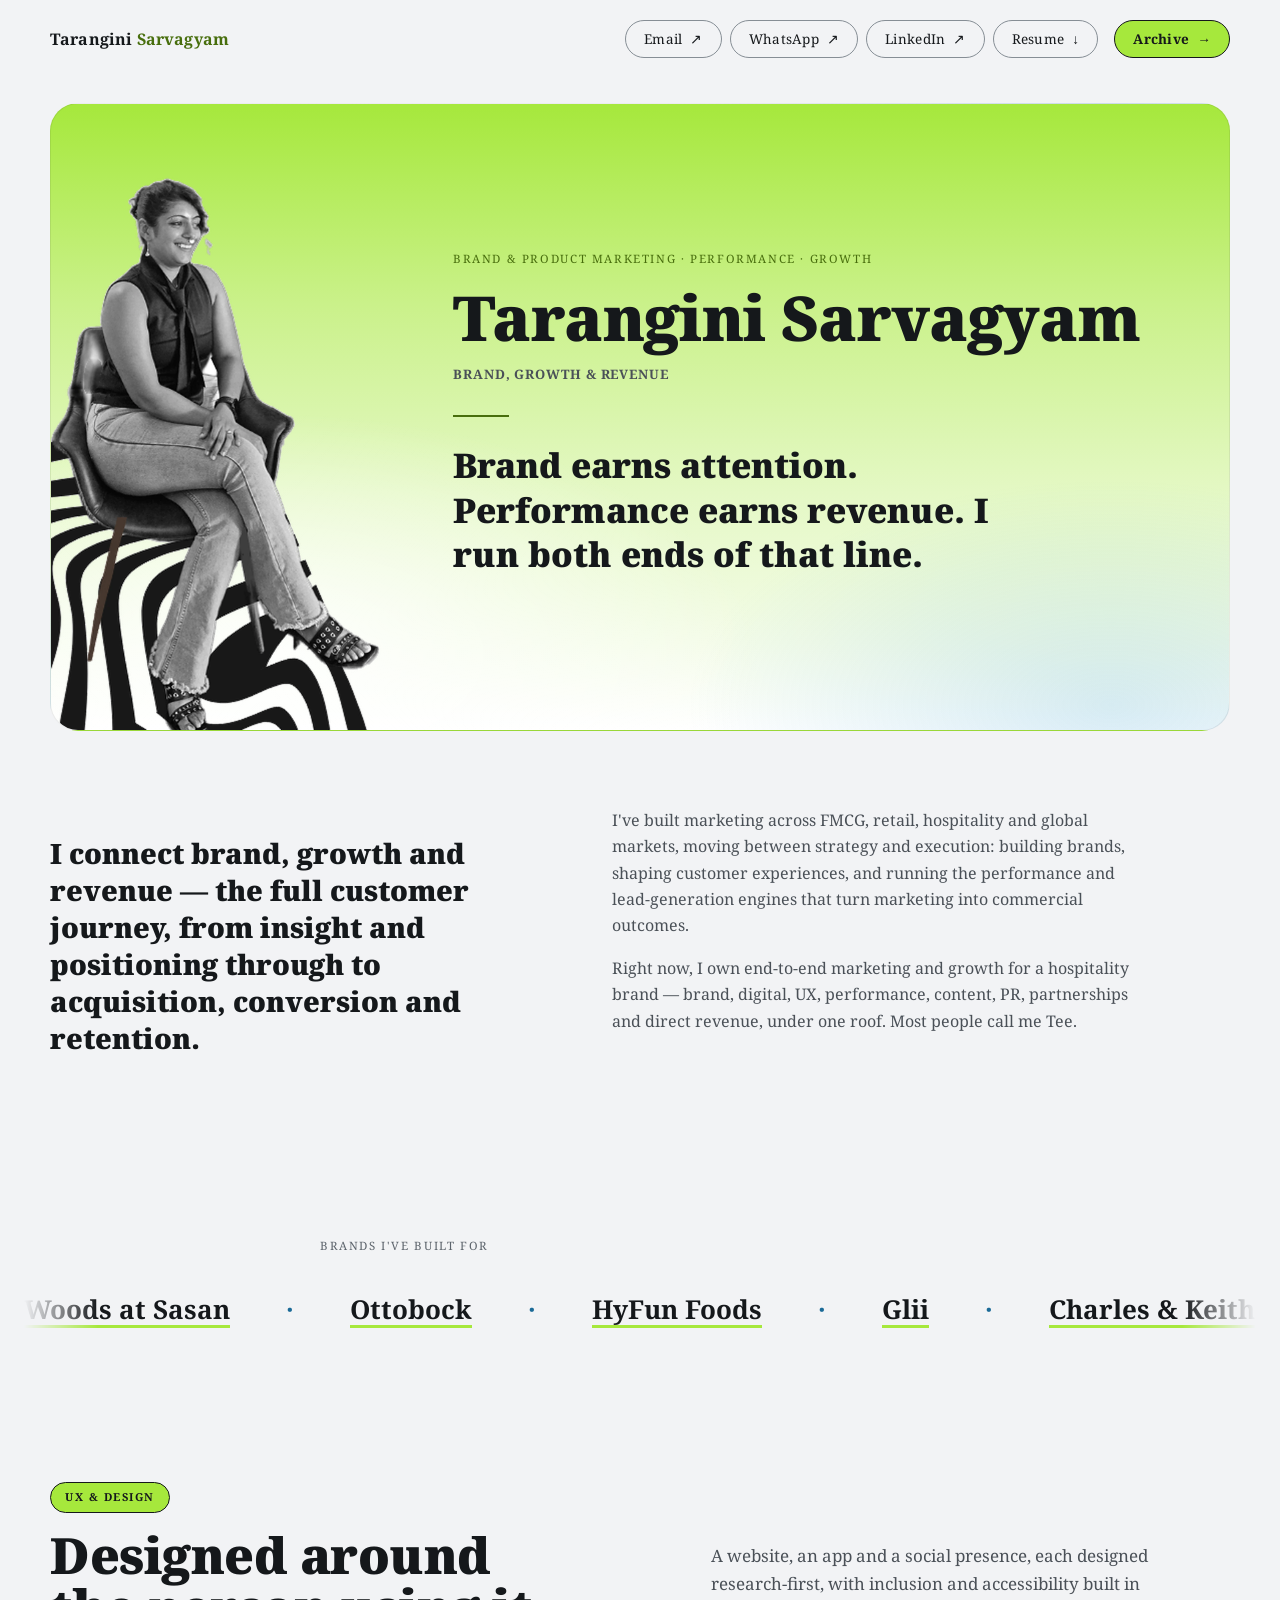
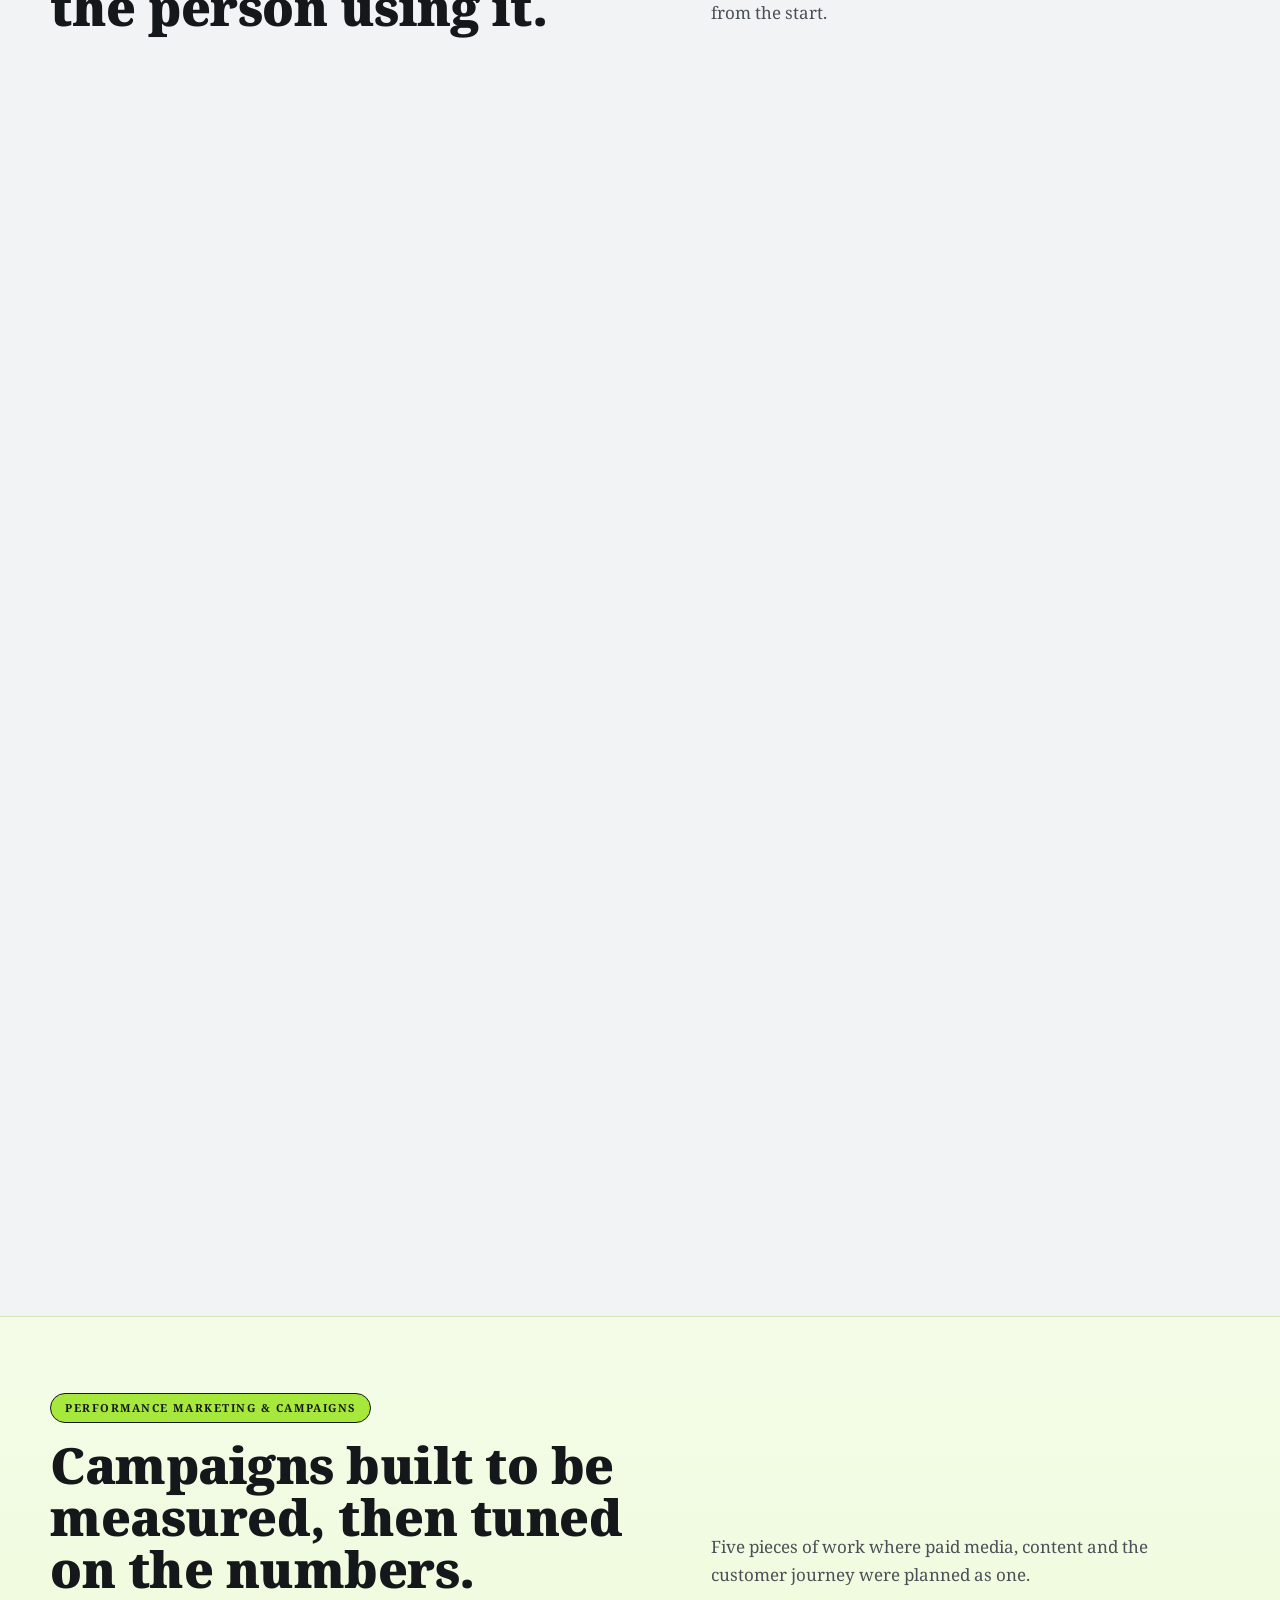
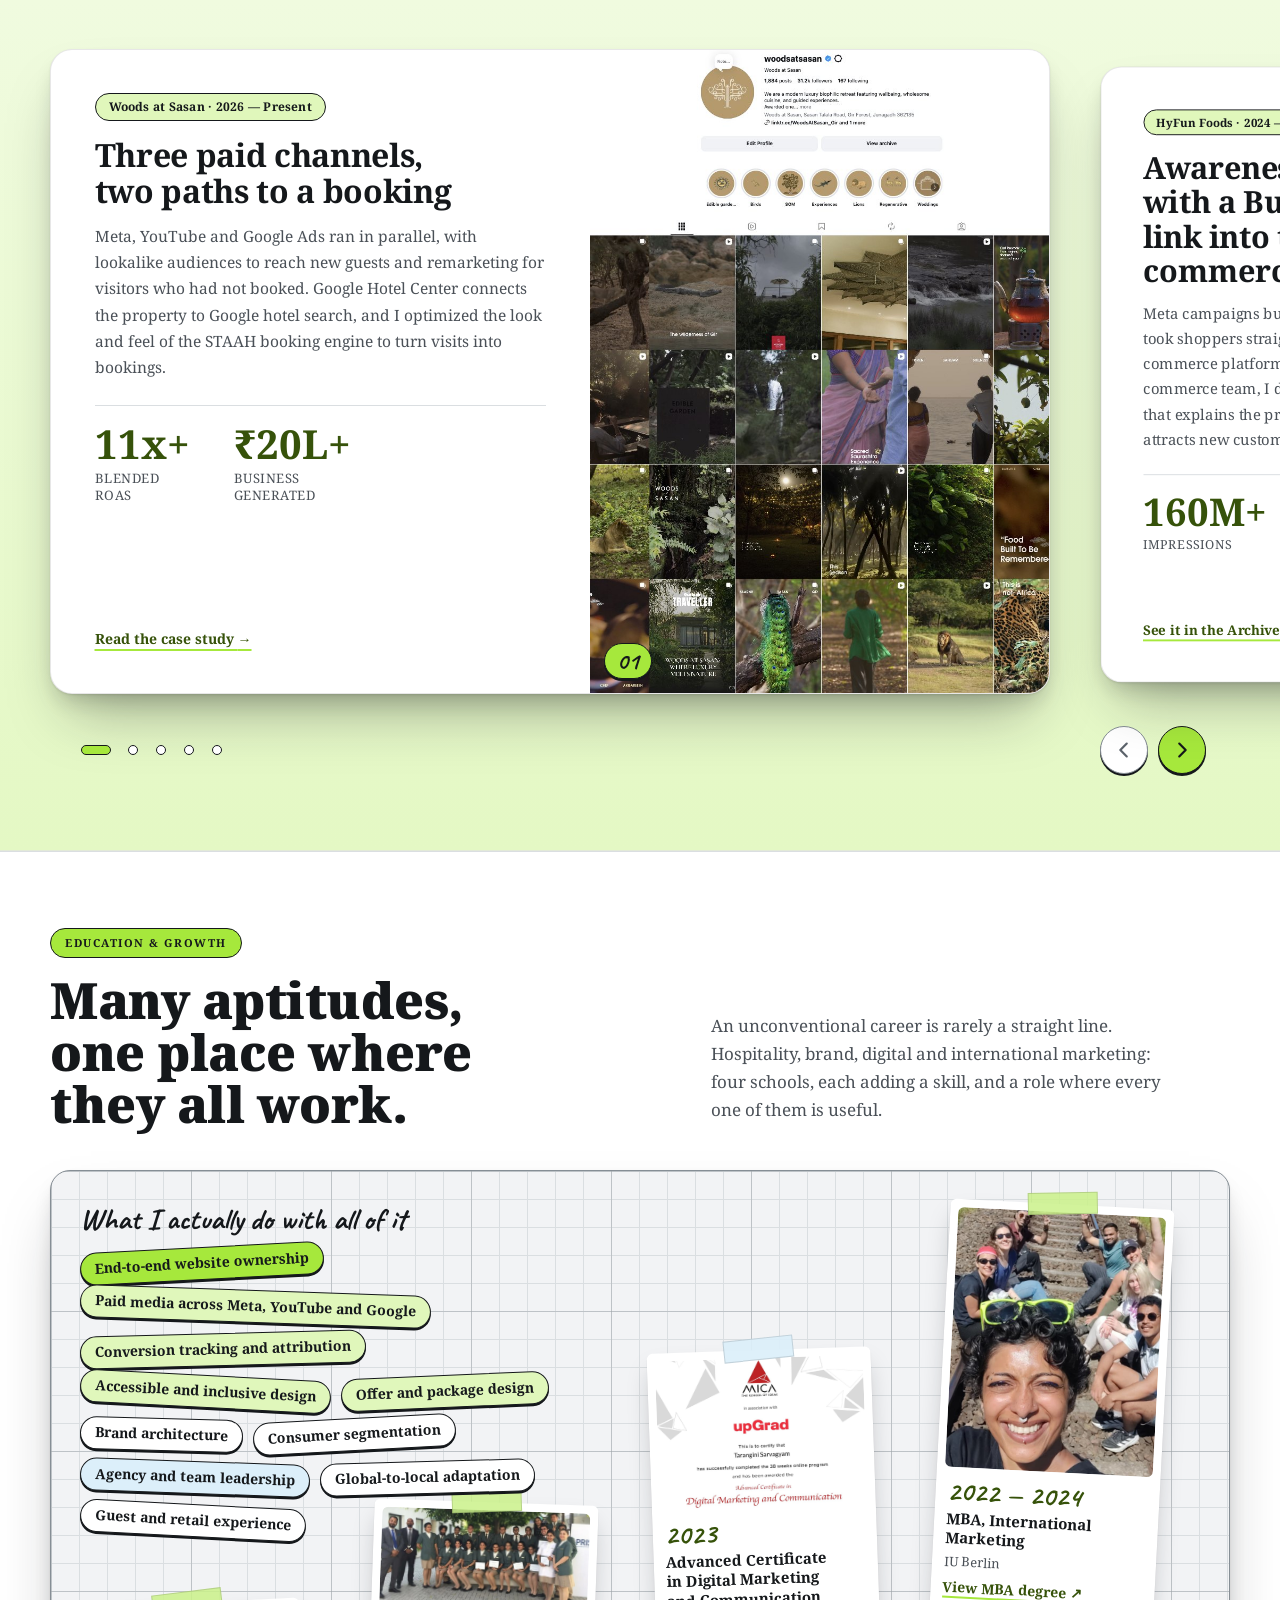
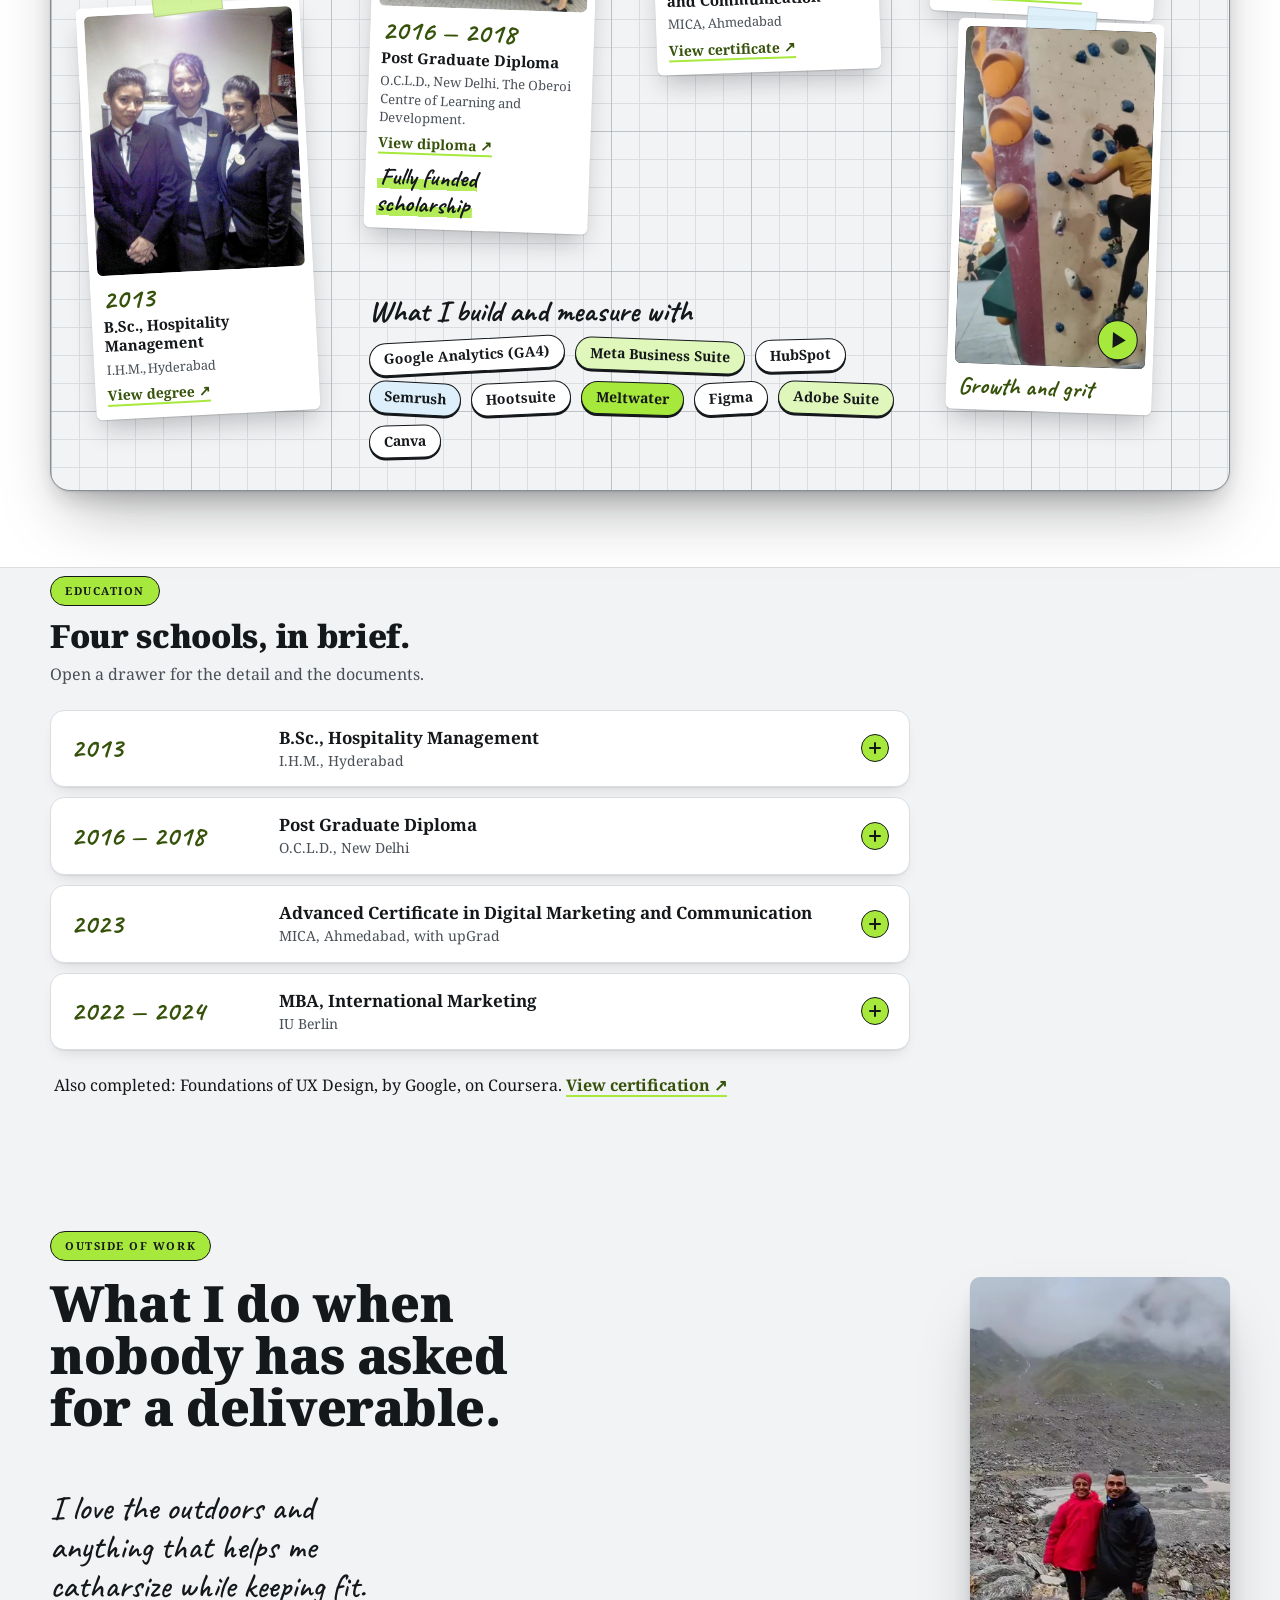
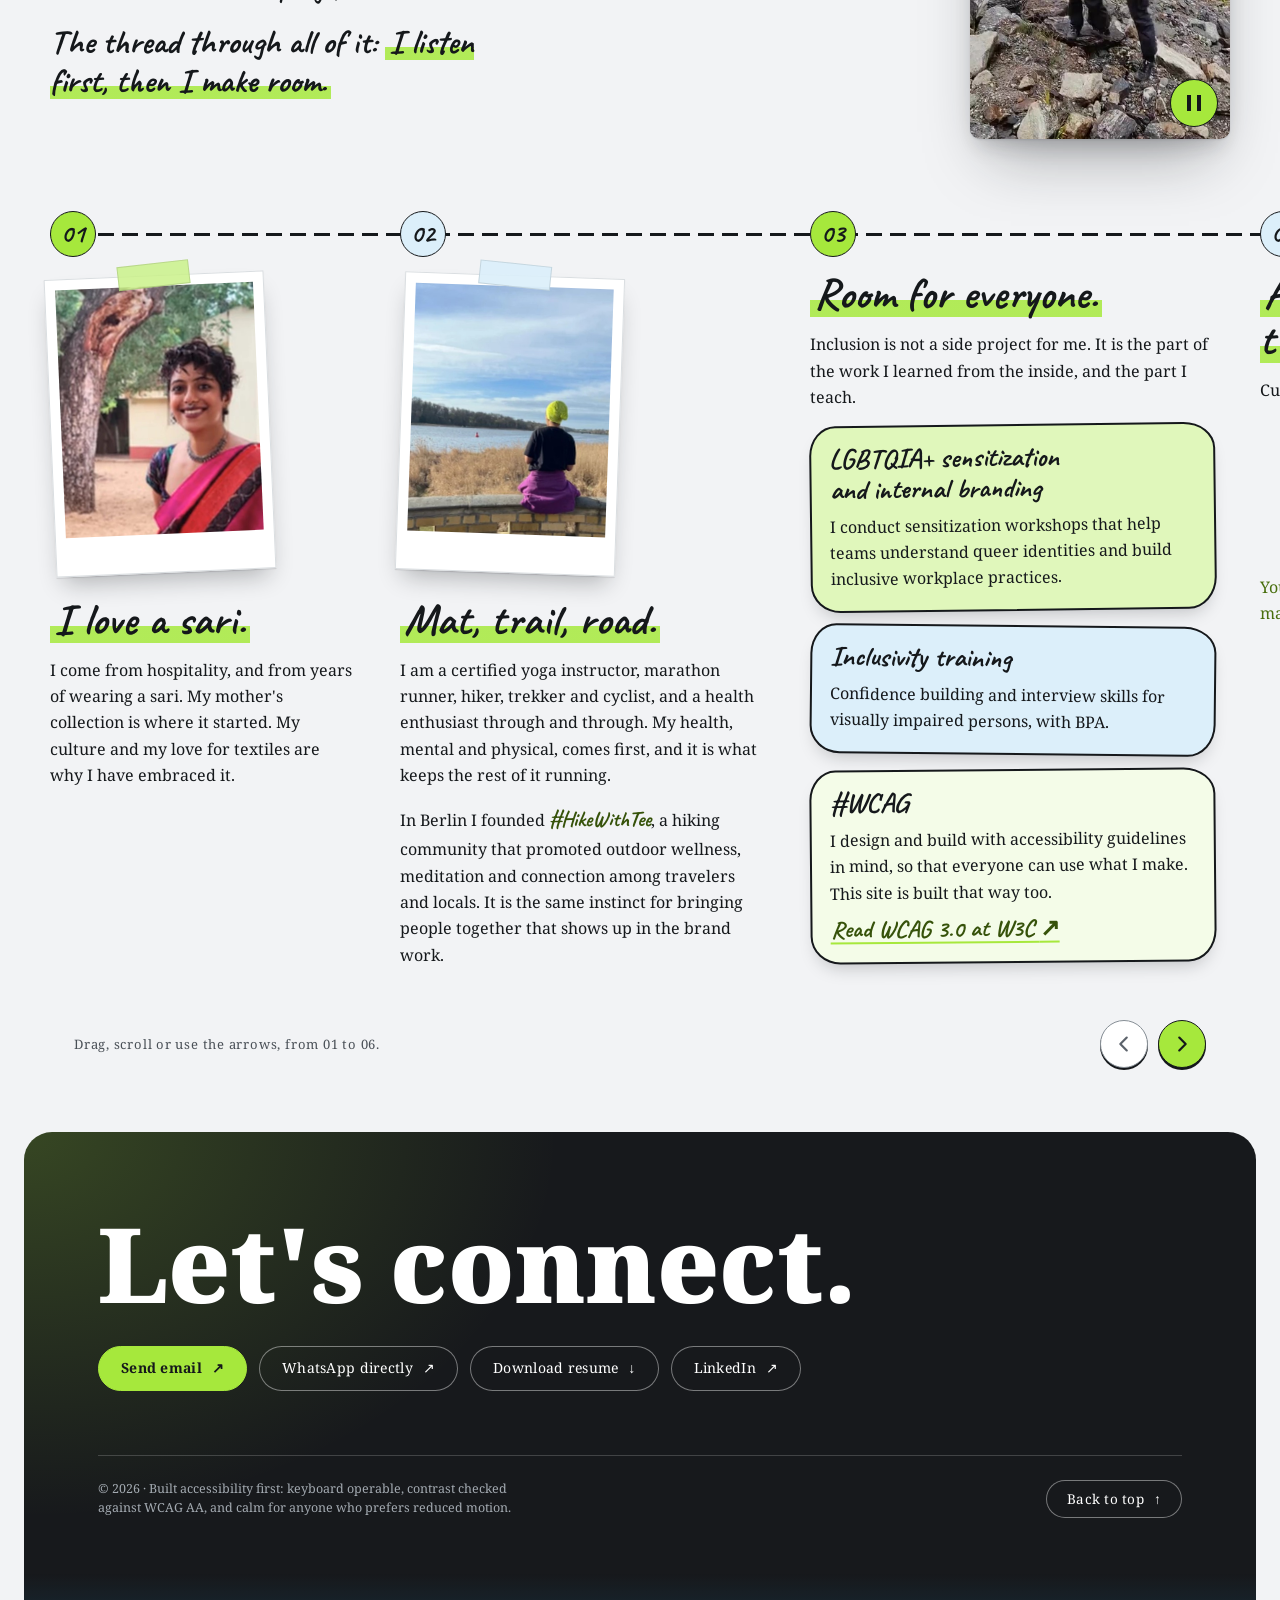
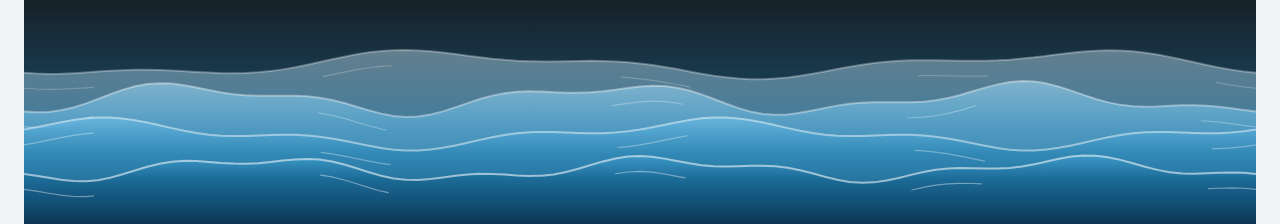
<file: index.html>
<!doctype html>
<html lang="en">
<head>
<meta charset="utf-8">
<meta name="viewport" content="width=device-width, initial-scale=1, viewport-fit=cover"><title>Tarangini Sarvagyam</title>
<meta name="description" content="Brand, growth and revenue — Tarangini Sarvagyam's portfolio.">
<link rel="preconnect" href="https://fonts.googleapis.com">
<link rel="stylesheet" href="https://fonts.googleapis.com/css2?family=Caveat:wght@500;700&family=Fira+Sans:wght@900&family=PT+Serif:ital,wght@0,400;0,700;1,400;1,700&display=swap">
<link rel="stylesheet" href="https://fonts.googleapis.com/css2?family=Noto+Serif:wght@400;700;900&text=%E2%82%B9&display=swap">
<link rel="stylesheet" href="styles-v59.css">
</head>
<body>


<a class="skip-link" href="#main">Skip to content</a>

<header class="site-header site-header-home">
  <div class="wrap header-row">
    <a href="index.html" class="wordmark">Tarangini <span>Sarvagyam</span></a>
    <div class="header-actions">
      <nav class="header-contact" aria-label="Contact">
        <a class="hc-link" href="https://mail.google.com/mail/?view=cm&amp;fs=1&amp;to=tarangini.1992@gmail.com" target="_blank" rel="noopener" aria-label="Email (opens Gmail in a new tab)">Email <span class="hc-arrow" aria-hidden="true">↗</span></a>
        <a class="hc-link" href="https://wa.me/919998915152" target="_blank" rel="noopener" aria-label="WhatsApp (opens in a new tab)">WhatsApp <span class="hc-arrow" aria-hidden="true">↗</span></a>
        <a class="hc-link" href="https://www.linkedin.com/in/tarangini-sarvagyam-b781294b/" target="_blank" rel="noopener" aria-label="LinkedIn (opens in a new tab)">LinkedIn <span class="hc-arrow" aria-hidden="true">↗</span></a>
        <a class="hc-link" href="tarangini-sarvagyam-resume.pdf" target="_blank" rel="noopener" aria-label="Resume (PDF, opens in a new tab)">Resume <span class="hc-arrow" aria-hidden="true">↓</span></a>
      </nav>
      <a class="archive-btn" href="experience.html" aria-label="Archive: every role, by year">Archive <span aria-hidden="true">→</span></a>
    </div>
  </div>
</header>





























<main id="main">
  <div class="wrap">

    <!-- HERO -->
    <section class="hero" data-reveal>
      <figure class="hero-photo">
        <img src="hero-cutout-v2.webp" width="987" height="1656" alt="Tarangini Sarvagyam, seated and smiling in a black and white photograph, with bold black wave stripes flowing behind the chair.">
      </figure>
      <div class="hero-copy">
        <span class="eyebrow">Brand &amp; Product Marketing · Performance · Growth</span>
        <h1 class="hero-name">Tarangini Sarvagyam</h1>
        <p class="hero-title">Brand, Growth &amp; Revenue</p>
        <hr class="hero-divider">
        <p class="hero-philosophy">Brand earns attention. Performance earns revenue. I run both ends of that line.</p>
      </div>
    </section>

    <!-- INTRO -->
    <section class="section" data-reveal>
      <div class="intro-grid">
        <p class="intro-lead">I connect brand, growth and revenue — the full customer journey, from insight and positioning through to acquisition, conversion and retention.</p>
        <div class="intro-body">
            <p>I've built marketing across FMCG, retail, hospitality and global markets, moving between strategy and execution: building brands, shaping customer experiences, and running the performance and lead-generation engines that turn marketing into commercial outcomes.</p>
            <p>Right now, I own end-to-end marketing and growth for a hospitality brand — brand, digital, UX, performance, content, PR, partnerships and direct revenue, under one roof. Most people call me Tee.</p>
          </div>
      </div>
    </section>

  </div>

  <!-- BRAND BANNER -->
  <section class="section brand-strip" data-reveal>
    <div class="wrap section-head">
      <span class="eyebrow muted">Brands I've built for</span>
    </div>
    <div class="marquee">
      <div class="marquee-track">
        <a href="experience.html#flagship">Woods at Sasan</a><span aria-hidden="true">·</span>
        <a href="experience.html#ottobock">Ottobock</a><span aria-hidden="true">·</span>
        <a href="experience.html#hyfun">HyFun Foods</a><span aria-hidden="true">·</span>
        <a href="experience.html#glii">Glii</a><span aria-hidden="true">·</span>
        <a href="experience.html#ck">Charles &amp; Keith</a><span aria-hidden="true">·</span>
        <a href="experience.html#ss">Scotch &amp; Soda</a><span aria-hidden="true">·</span>
        <a href="experience.html#oberoi">Oberoi Hotels &amp; Resorts</a><span aria-hidden="true">·</span>
      </div>
      <div class="marquee-track" aria-hidden="true">
        <a href="experience.html#flagship" tabindex="-1">Woods at Sasan</a><span aria-hidden="true">·</span>
        <a href="experience.html#ottobock" tabindex="-1">Ottobock</a><span aria-hidden="true">·</span>
        <a href="experience.html#hyfun" tabindex="-1">HyFun Foods</a><span aria-hidden="true">·</span>
        <a href="experience.html#glii" tabindex="-1">Glii</a><span aria-hidden="true">·</span>
        <a href="experience.html#ck" tabindex="-1">Charles &amp; Keith</a><span aria-hidden="true">·</span>
        <a href="experience.html#ss" tabindex="-1">Scotch &amp; Soda</a><span aria-hidden="true">·</span>
        <a href="experience.html#oberoi" tabindex="-1">Oberoi Hotels &amp; Resorts</a><span aria-hidden="true">·</span>
      </div>
    </div>
  </section>

  <!-- UX & DESIGN: FLIP CARDS -->
  <section class="section work" id="work" data-reveal>
    <div class="wrap">
      <div class="section-head">
        <span class="eyebrow">UX &amp; design</span>
        <h2>Designed around the person using it.</h2>
        <p>A website, an app and a social presence, each designed research-first, with inclusion and accessibility built in from the start.</p>
      </div>

      <div class="flip-list">

        <article class="flip" id="flip-woods" data-flip aria-labelledby="flip-woods-h">
          <div class="flip-inner">
            <div class="flip-face flip-front" data-flip-front>
              <div class="flip-media">
                <img src="ws-hero-mobile.jpg" width="635" height="1200" alt="Mobile homepage hero of Woods at Sasan as the film opens out of darkness: a timber-framed building and tall grass, the headline 'Gir, the way it is meant to be experienced.', a notice bar reading 'One MICHELIN Key 2026' above the navigation, a WhatsApp button at the right and a Book now bar fixed along the bottom." loading="lazy">
              </div>
              <div class="flip-text">
                <span class="eyebrow">Website · Woods at Sasan · 2026 — Present</span>
                <h3 id="flip-woods-h">The Woods at Sasan website</h3>
                <p>A CMS-based site for a five-star property, designed with two freelance designers I briefed and led. Built on Framer, with the booking engine, analytics and WhatsApp connected behind it.</p>
                
                <button class="flip-btn" type="button" data-flip-btn aria-label="Flip card: the Woods at Sasan website">Flip card <span aria-hidden="true">↻</span></button>
              </div>
              <ul class="flip-stats" aria-label="Woods at Sasan results, since launch on 31 July">
                <li class="stat"><b data-count-to="11" data-count-suffix="x+">11x+</b><span>Blended ROAS</span></li>
                <li class="stat"><b data-count-to="20" data-count-prefix="₹" data-count-suffix="L+">₹20L+</b><span>Business generated</span></li>
                <li class="stat"><b data-count-to="30" data-count-prefix="~">~30</b><span>Bookings, direct and sales-assisted</span></li>
                <li class="stat"><b data-count-to="1.54" data-count-decimals="2" data-count-suffix="L">1.54L</b><span>Website sessions</span></li>
              </ul>
            </div>
            <div class="flip-face flip-back" data-flip-back>
              <div class="flip-back-body">
                <span class="eyebrow">How it was built</span>
                <ul class="flip-points">
                  <li>Benchmarked Indian hotels, a direct competitor and Michelin Key hotels worldwide to decide which pages the site needed.</li>
                  <li>Briefed and led two freelance designers from first brief to launch.</li>
                  <li>Built on Framer, and connected the booking engine, analytics, tag manager, Meta Pixel and WhatsApp single-handedly.</li>
                  <li>Treated launch as the start of the work, not the end of it.</li>
                </ul>
              </div>
              <div class="flip-actions">
                <a class="btn btn-primary" href="case-woods-at-sasan.html" aria-label="Read the full case study of the Woods at Sasan website">Read the full case study <span class="btn-arrow" aria-hidden="true">→</span></a>
                <button class="flip-btn" type="button" data-flip-btn aria-label="Flip back: the Woods at Sasan website">Flip back <span aria-hidden="true">↺</span></button>
              </div>
            </div>
          </div>
        </article>

        <article class="flip" id="flip-glii" data-flip aria-labelledby="flip-glii-h">
          <div class="flip-inner">
            <div class="flip-face flip-front" data-flip-front>
              <div class="flip-media">
                <img src="glii-gswipe.jpg" width="816" height="1662" alt="Two Glii app screens. On the left, the mood question with the gSwipe card, which reads 'Find the perfect date near you'. On the right, a profile with a photo, interests and three action buttons." loading="lazy">
              </div>
              <div class="flip-text">
                <span class="eyebrow">App design · Glii · 2022 — 2023</span>
                <h3 id="flip-glii-h">Glii, a queer dating app</h3>
                <p>I designed the app's screens, and the words and flow behind them. Glii was designed queer-first, so that it feels safer for the community it serves.</p>
                
                <button class="flip-btn" type="button" data-flip-btn aria-label="Flip card: Glii, a queer dating app">Flip card <span aria-hidden="true">↻</span></button>
              </div>
              <ul class="flip-stats" aria-label="Glii results">
                <li class="stat"><b data-count-to="90" data-count-suffix="+">90+</b><span>User-facing screens designed</span></li>
                <li class="stat"><b data-count-to="5">5</b><span>Marketing channels for launch</span></li>
                <li class="stat"><b data-count-to="6" data-count-suffix="%">6%</b><span>Increase in repeat engagement</span></li>
              </ul>
            </div>
            <div class="flip-face flip-back" data-flip-back>
              <div class="flip-back-body">
                <span class="eyebrow">Safety, by design</span>
                <ul class="flip-points">
                  <li>Dates booked at neutral locations, restaurants or cafes, directly through the app. Reservation via Zomato was a feature that did not exist in competing apps.</li>
                  <li>An integrated SOS button.</li>
                  <li>Several parameters for background screening.</li>
                  <li>Flagging of irrelevant profiles.</li>
                </ul>
              </div>
              <div class="flip-actions">
                <a class="btn btn-primary" href="experience.html#glii" aria-label="See Glii in the Archive">See Glii in the Archive <span class="btn-arrow" aria-hidden="true">→</span></a>
                <button class="flip-btn" type="button" data-flip-btn aria-label="Flip back: Glii, a queer dating app">Flip back <span aria-hidden="true">↺</span></button>
              </div>
            </div>
          </div>
        </article>

        <article class="flip" id="flip-social" data-flip aria-labelledby="flip-social-h">
          <div class="flip-inner">
            <div class="flip-face flip-front" data-flip-front>
              <div class="flip-media">
                <img src="hyfun-feed.jpg" width="1600" height="1220" alt="A grid of fifteen HyFun social posts in purple and pink: a festival scene with lanterns and a crescent moon, a cricketer under the line 'Frozen but not fun', a pizza day greeting, the mascot in a supermarket aisle, the mascot among cricket supporters, a hiring post for a Chief Pizza Officer, a news-hook post about aloo tikki and vada pav, the mascot at India Gate, and Puffets product launch posts." loading="lazy">
              </div>
              <div class="flip-text">
                <span class="eyebrow">Social media · Design &amp; strategy</span>
                <h3 id="flip-social-h">Social media design and strategy</h3>
                <p>Design and strategy for social, led by research and built to be inclusive and accessible.</p>
                <ul class="flip-chips" aria-label="Principles"><li>Inclusive</li><li>Accessible</li><li>Research-led</li></ul>
                <button class="flip-btn" type="button" data-flip-btn aria-label="Flip card: social media design and strategy">Flip card <span aria-hidden="true">↻</span></button>
              </div>
              <ul class="flip-stats" aria-label="Social media results">
                <li class="stat"><b data-count-to="160" data-count-suffix="M+">160M+</b><span>HyFun impressions</span></li>
                <li class="stat"><b data-count-to="5" data-count-prefix="₹">₹5</b><span>HyFun CPM</span></li>
                <li class="stat"><b data-count-to="5.3" data-count-decimals="1" data-count-suffix="%">5.3%</b><span>Month-over-month audience growth</span></li>
                <li class="stat"><b data-count-to="40" data-count-suffix="+">40+</b><span>Ottobock channels, one global template</span></li>
              </ul>
            </div>
            <div class="flip-face flip-back" data-flip-back>
              <div class="flip-back-body">
                <span class="eyebrow">Where it shows up</span>
                <ul class="flip-points">
                  <li>HyFun Foods: a brand mascot built with my team and AI tools, a community and creator strategy, and a feed planned around the moments the audience cares about.</li>
                  <li>Ottobock: one global social template for a brand that makes prosthetics and orthotics, made to be replicated and translated by regional teams.</li>
                  <li>Glii: accessible and inclusive design, researched first and brought into the screens.</li>
                </ul>
              </div>
              <div class="flip-actions">
                <a class="btn btn-primary" href="experience.html#hyfun" aria-label="See the detail in the Archive: HyFun Foods">See the detail in the Archive <span class="btn-arrow" aria-hidden="true">→</span></a>
                <button class="flip-btn" type="button" data-flip-btn aria-label="Flip back: social media design and strategy">Flip back <span aria-hidden="true">↺</span></button>
              </div>
            </div>
          </div>
        </article>

      </div>
    </div>
  </section>

  <!-- PERFORMANCE MARKETING & CAMPAIGNS: CAROUSEL -->
  <section class="section perf" id="performance" aria-labelledby="perf-h" data-reveal>
    <div class="wrap">
      <div class="section-head">
        <span class="eyebrow">Performance marketing &amp; campaigns</span>
        <h2 id="perf-h">Campaigns built to be measured, then tuned on the numbers.</h2>
        <p>Five pieces of work where paid media, content and the customer journey were planned as one.</p>
      </div>
    </div>
    <div class="carousel" data-carousel role="group" aria-roledescription="carousel" aria-label="Performance marketing and campaign work">
      <div class="car-viewport" data-car-viewport role="region" tabindex="0" aria-label="Campaign slides, scrollable sideways">
        <div class="car-track">
          <div class="car-slide">
            <div class="car-body">
              <span class="car-tag">Woods at Sasan · 2026 — Present</span>
              <h3>Three paid channels, two paths to a booking</h3>
              <p>Meta, YouTube and Google Ads ran in parallel, with lookalike audiences to reach new guests and remarketing for visitors who had not booked. Google Hotel Center connects the property to Google hotel search, and I optimized the look and feel of the STAAH booking engine to turn visits into bookings.</p>
              <ul class="car-stats" aria-label="Results">
                <li class="stat"><b data-count-to="11" data-count-suffix="x+">11x+</b><span>Blended ROAS</span></li>
                <li class="stat"><b data-count-to="20" data-count-prefix="₹" data-count-suffix="L+">₹20L+</b><span>Business generated</span></li>
              </ul>
              <a class="car-link" href="case-woods-at-sasan.html" aria-label="Read the case study: Woods at Sasan">Read the case study <span aria-hidden="true">→</span></a>
            </div>
            <figure class="car-fig">
              <img src="ws-instagram-profile.jpg" width="972" height="1210" alt="The Woods at Sasan Instagram profile: profile picture, story highlight circles and a grid of posts showing wildlife, forest and food." loading="lazy">
              <span class="car-num" aria-hidden="true">01</span>
            </figure>
          </div>
          <div class="car-slide">
            <div class="car-body">
              <span class="car-tag">HyFun Foods · 2024 — Present</span>
              <h3>Awareness on Meta, with a Buy now link into the quick-commerce catalog</h3>
              <p>Meta campaigns built brand awareness, and a Buy now link took shoppers straight into the brand catalog on quick-commerce platforms. With a senior manager on the quick commerce team, I developed A+ content: a visual language that explains the product and a relatively new category, and attracts new customers.</p>
              <ul class="car-stats" aria-label="Results">
                <li class="stat"><b data-count-to="160" data-count-suffix="M+">160M+</b><span>Impressions</span></li>
                <li class="stat"><b data-count-to="5" data-count-prefix="₹">₹5</b><span>CPM</span></li>
              </ul>
              <a class="car-link" href="experience.html#hyfun" aria-label="See it in the Archive: HyFun Foods">See it in the Archive <span aria-hidden="true">→</span></a>
            </div>
            <figure class="car-fig">
              <img src="hyfun-feed.jpg" width="1600" height="1220" alt="A grid of fifteen HyFun social posts in purple and pink: a festival scene with lanterns and a crescent moon, a cricketer under the line 'Frozen but not fun', a pizza day greeting, the mascot in a supermarket aisle, the mascot among cricket supporters, a hiring post for a Chief Pizza Officer, a news-hook post about aloo tikki and vada pav, the mascot at India Gate, and Puffets product launch posts." loading="lazy">
              <span class="car-num" aria-hidden="true">02</span>
            </figure>
          </div>
          <div class="car-slide">
            <div class="car-body">
              <span class="car-tag">Ottobock · 2023 — 2024</span>
              <h3>Performance-led activation at global scale</h3>
              <p>I adapted assets geographically and demographically across global markets, then used the performance data to decide what to keep. One brand template was adapted for more than forty channels.</p>
              <ul class="car-stats" aria-label="Results">
                <li class="stat"><b data-count-to="78" data-count-suffix="%">78%</b><span>Campaign engagement</span></li>
                <li class="stat"><b data-count-to="31" data-count-suffix="%">31%</b><span>Consumer interactions</span></li>
                <li class="stat"><b data-count-to="11" data-count-suffix="%">11%</b><span>Campaign efficiency</span></li>
                <li class="stat"><b data-count-to="23" data-count-suffix="%">23%</b><span>Asset performance, localized</span></li>
              </ul>
              <a class="car-link" href="experience.html#ottobock" aria-label="See it in the Archive: Ottobock">See it in the Archive <span aria-hidden="true">→</span></a>
            </div>
            <figure class="car-fig">
              <img src="ob-stand.jpg" width="900" height="1200" alt="Tarangini laughing with three members of the global activation team in front of the Ottobock stand, beneath a large campaign portrait of a smiling woman with a quote about pride in her prosthesis." loading="lazy">
              <span class="car-num" aria-hidden="true">03</span>
            </figure>
          </div>
          <div class="car-slide">
            <div class="car-body">
              <span class="car-tag">Glii · 2022 — 2023</span>
              <h3>A launch across five channels, then adoption and retention</h3>
              <p>I led the launch communication across the app ecosystem and five marketing channels, then drove the strategy for getting people to adopt the app and keep coming back. Repeat engagement rose by 6%.</p>
              <ul class="car-stats" aria-label="Results">
                <li class="stat"><b data-count-to="5">5</b><span>Marketing channels</span></li>
                <li class="stat"><b data-count-to="6" data-count-suffix="%">6%</b><span>Increase in repeat engagement</span></li>
              </ul>
              <a class="car-link" href="experience.html#glii" aria-label="See it in the Archive: Glii">See it in the Archive <span aria-hidden="true">→</span></a>
            </div>
            <figure class="car-fig">
              <img src="glii-creatives.jpg" width="1556" height="666" alt="Three Glii launch posts on a black panel: a yellow card explaining the app, a close-up of a pink tongue marked with the hashtag IFYKYK, and a teal card reading 'India's safest and finest LGBTQ dating app'." loading="lazy">
              <span class="car-num" aria-hidden="true">04</span>
            </figure>
          </div>
          <div class="car-slide">
            <div class="car-body">
              <span class="car-tag">Campaign strategy · Woods at Sasan</span>
              <h3>Offers drawn from customer psychology</h3>
              <p>I designed the offers themselves, and drew each campaign plan from research on customer psychology: what a guest looks for, weighs up and decides on while browsing rooms. Lost enquiries were retargeted with alternative dates, which brought the business back on lower-rate stays.</p>
              <a class="car-link" href="experience.html#flagship" aria-label="See it in the Archive: Woods at Sasan">See it in the Archive <span aria-hidden="true">→</span></a>
            </div>
            <figure class="car-fig">
              <img src="ws-table.jpg" width="1600" height="900" alt="Guests sharing a meal at an outdoor table, with a hand holding a bamboo steamer of grilled vegetables in the foreground and tall grass in the background." loading="lazy">
              <span class="car-num" aria-hidden="true">05</span>
            </figure>
          </div>
        </div>
      </div>
      <div class="car-controls wrap">
        <div class="car-dots" data-car-dots role="group" aria-label="Choose a slide"></div>
        <p class="car-status visually-hidden" data-car-status aria-live="polite">1 / 5</p>
        <div class="car-btns">
          <button class="car-btn" type="button" data-car-prev aria-label="Previous slide"><svg viewBox="0 0 24 24" aria-hidden="true" focusable="false"><path d="M15 5 L8 12 L15 19" fill="none" stroke="currentColor" stroke-width="2.4" stroke-linecap="round" stroke-linejoin="round"/></svg></button>
          <button class="car-btn" type="button" data-car-next aria-label="Next slide"><svg viewBox="0 0 24 24" aria-hidden="true" focusable="false"><path d="M9 5 L16 12 L9 19" fill="none" stroke="currentColor" stroke-width="2.4" stroke-linecap="round" stroke-linejoin="round"/></svg></button>
        </div>
      </div>
    </div>
  </section>

  <!-- EDUCATION: GRAPH-PAPER CANVAS -->
  <section class="section edu" id="education" aria-labelledby="edu-h" data-reveal>
    <div class="wrap">
      <div class="section-head">
        <span class="eyebrow">Education &amp; growth</span>
        <h2 id="edu-h">Many aptitudes, one place where they all work.</h2>
        <p>An unconventional career is rarely a straight line. Hospitality, brand, digital and international marketing: four schools, each adding a skill, and a role where every one of them is useful.</p>
      </div>
      <div class="edu-canvas" data-edu-canvas>
        <ol class="edu-prints" aria-label="Education, in order">
          <li class="edu-print ep-1">
            <figure class="ep-fig">
              <img src="bsc-photo.jpg" width="720" height="900" alt="Three hospitality students in dark uniforms and bow ties, standing close together and smiling at the camera." loading="lazy">
            </figure>
            <div class="ep-cap">
              <span class="ep-year">2013</span>
              <h3 class="ep-title">B.Sc., Hospitality Management</h3>
              <p class="ep-where">I.H.M., Hyderabad</p>
              <a class="ep-link" href="bsc-degree.pdf" target="_blank" rel="noopener" aria-label="View degree: B.Sc., Hospitality (PDF, opens in a new tab)">View degree <span aria-hidden="true">↗</span></a>
            </div>
          </li>
          <li class="edu-print ep-2">
            <figure class="ep-fig">
              <img src="ocld-group-rect.jpg" width="836" height="398" alt="A group of hospitality trainees and two men in grey suits posing in a courtyard under a tree. Most wear green uniforms and several hold framed certificates." loading="lazy">
            </figure>
            <div class="ep-cap">
              <span class="ep-year">2016 — 2018</span>
              <h3 class="ep-title">Post Graduate Diploma</h3>
              <p class="ep-where">O.C.L.D., New Delhi. The Oberoi Centre of Learning and Development.</p>
              <a class="ep-link" href="pg-diploma.pdf" target="_blank" rel="noopener" aria-label="View diploma: Post Graduate Diploma (PDF, opens in a new tab)">View diploma <span aria-hidden="true">↗</span></a>
              <p class="ep-note"><span>Fully funded scholarship</span></p>
            </div>
          </li>
          <li class="edu-print ep-3">
            <figure class="ep-fig">
              <img src="mica-cert.jpg" width="1000" height="721" alt="MICA and upGrad certificate awarded to Tarangini Sarvagyam: Advanced Certificate in Digital Marketing and Communication." loading="lazy">
            </figure>
            <div class="ep-cap">
              <span class="ep-year">2023</span>
              <h3 class="ep-title">Advanced Certificate in Digital Marketing and Communication</h3>
              <p class="ep-where">MICA, Ahmedabad</p>
              <a class="ep-link" href="https://api.accredible.com/v1/frontend/credential_website_embed_image/certificate/79703561" target="_blank" rel="noopener" aria-label="View certificate (opens in a new tab)">View certificate <span aria-hidden="true">↗</span></a>
            </div>
          </li>
          <li class="edu-print ep-4">
            <figure class="ep-fig">
              <img src="mba-photo.jpg" width="520" height="650" alt="Tarangini smiling in a selfie while seated on a railway track, with six friends sitting on the rails behind her, some of them waving." loading="lazy">
            </figure>
            <div class="ep-cap">
              <span class="ep-year">2022 — 2024</span>
              <h3 class="ep-title">MBA, International Marketing</h3>
              <p class="ep-where">IU Berlin</p>
              <a class="ep-link" href="mba-degree.pdf" target="_blank" rel="noopener" aria-label="View MBA degree (PDF, opens in a new tab)">View MBA degree <span aria-hidden="true">↗</span></a>
            </div>
          </li>
        </ol>

        <figure class="edu-print ep-video">
          <div class="ep-frame">
            <video data-edu-video muted loop playsinline preload="metadata" poster="edu-clip-poster.jpg" aria-label="A person in a mustard top and black trousers climbs an indoor wall with orange and blue holds. A short looping clip with no sound.">
              <source src="edu-clip.mp4" type="video/mp4">
            </video>
            <button class="ow-video-btn ep-vbtn" type="button" data-edu-video-toggle aria-label="Pause video"><span class="ow-vb-icon" aria-hidden="true"></span></button>
          </div>
          <figcaption class="ep-cap">
            <span class="ep-year">Growth and grit</span>
          </figcaption>
        </figure>

        <div class="edu-cluster edu-skills">
          <h3 class="edu-cluster-h">What I actually do with all of it</h3>
          <ul class="edu-chips" aria-label="Skills">
            <li class="chip">End-to-end website ownership</li>
            <li class="chip">Paid media across Meta, YouTube and Google</li>
            <li class="chip">Conversion tracking and attribution</li>
            <li class="chip">Accessible and inclusive design</li>
            <li class="chip">Offer and package design</li>
            <li class="chip">Brand architecture</li>
            <li class="chip">Consumer segmentation</li>
            <li class="chip">Agency and team leadership</li>
            <li class="chip">Global-to-local adaptation</li>
            <li class="chip">Guest and retail experience</li>
          </ul>
        </div>

        <div class="edu-cluster edu-tools">
          <h3 class="edu-cluster-h">What I build and measure with</h3>
          <ul class="edu-chips edu-chips-tools" aria-label="Tools">
            <li class="chip">Google Analytics (GA4)</li>
            <li class="chip">Meta Business Suite</li>
            <li class="chip">HubSpot</li>
            <li class="chip">Semrush</li>
            <li class="chip">Hootsuite</li>
            <li class="chip">Meltwater</li>
            <li class="chip">Figma</li>
            <li class="chip">Adobe Suite</li>
            <li class="chip">Canva</li>
          </ul>
        </div>
      </div>
    </div>
  </section>

  <!-- EDUCATION: FOUR DRAWERS -->
  <section class="section edn" id="education-notes" aria-labelledby="edn-h" data-reveal>
    <div class="wrap">
      <div class="edn-head">
        <span class="eyebrow">Education</span>
        <h2 id="edn-h">Four schools, in brief.</h2>
        <p>Open a drawer for the detail and the documents.</p>
      </div>
      <div class="drawers">
        <details class="drawer">
          <summary>
            <span class="dr-year">2013</span>
            <span class="dr-main"><span class="dr-title">B.Sc., Hospitality Management</span><span class="dr-where">I.H.M., Hyderabad</span></span>
            <span class="dr-icon" aria-hidden="true"></span>
          </summary>
          <div class="dr-body">
            <p>Bachelor of Science in Hospitality Management, Food Science and Applied Nutrition. A course that went into detail on every operational touch point of hospitality and retail. <a class="dr-link" href="bsc-degree.pdf" target="_blank" rel="noopener" aria-label="View the degree: B.Sc. (PDF, opens in a new tab)">View the degree <span aria-hidden="true">↗</span></a></p>
          </div>
        </details>
        <details class="drawer">
          <summary>
            <span class="dr-year">2016 — 2018</span>
            <span class="dr-main"><span class="dr-title">Post Graduate Diploma</span><span class="dr-where">O.C.L.D., New Delhi</span></span>
            <span class="dr-icon" aria-hidden="true"></span>
          </summary>
          <div class="dr-body">
            <p>A fully funded scholarship from the prestigious Oberoi Centre of Learning and Development, focused on Guest Service Management: food and beverage, and front office operations. <a class="dr-link" href="pg-diploma.pdf" target="_blank" rel="noopener" aria-label="View the diploma: Post Graduate Diploma (PDF, opens in a new tab)">View the diploma <span aria-hidden="true">↗</span></a></p>
          </div>
        </details>
        <details class="drawer">
          <summary>
            <span class="dr-year">2023</span>
            <span class="dr-main"><span class="dr-title">Advanced Certificate in Digital Marketing and Communication</span><span class="dr-where">MICA, Ahmedabad, with upGrad</span></span>
            <span class="dr-icon" aria-hidden="true"></span>
          </summary>
          <div class="dr-body">
            <p>An online program, with specializations in Marketing Communication &amp; PR and in Social Media &amp; Content Marketing. <a class="dr-link" href="https://api.accredible.com/v1/frontend/credential_website_embed_image/certificate/79703561" target="_blank" rel="noopener" aria-label="View the certificate: MICA (opens in a new tab)">View the certificate <span aria-hidden="true">↗</span></a></p>
          </div>
        </details>
        <details class="drawer">
          <summary>
            <span class="dr-year">2022 — 2024</span>
            <span class="dr-main"><span class="dr-title">MBA, International Marketing</span><span class="dr-where">IU Berlin</span></span>
            <span class="dr-icon" aria-hidden="true"></span>
          </summary>
          <div class="dr-body">
            <p>Focused on international marketing, business relations, economic research, corporate governance, cyber security and more. An on-campus program combining case studies and a thesis. The thesis was an accessibility study of Ottobock's website, and its content is confidential. <a class="dr-link" href="mba-degree.pdf" target="_blank" rel="noopener" aria-label="View the degree: MBA (PDF, opens in a new tab)">View the degree <span aria-hidden="true">↗</span></a></p>
          </div>
        </details>
        <p class="edn-also">Also completed: Foundations of UX Design, by Google, on Coursera. <a class="dr-link" href="https://coursera.org/share/b1b7b796fde0edae4b63f7801d80096b" target="_blank" rel="noopener" aria-label="View certification: Foundations of UX Design (opens in a new tab)">View certification <span aria-hidden="true">↗</span></a></p>
      </div>
    </div>
  </section>

  <!-- OUTSIDE OF WORK: INFINITE TIMELINE -->
  <section class="section corner" id="corner" aria-labelledby="corner-h" data-reveal>
    <div class="wrap">
      <div class="section-head cn-head">
        <span class="eyebrow">Outside of work</span>
        <h2 id="corner-h">What I do when nobody has asked for a deliverable.</h2>
        <div class="cn-intro">
          <p class="cn-hand">I love the outdoors and anything that helps me catharsize while keeping fit.</p>
          <p class="cn-thread">The thread through all of it: <span>I listen first, then I make room.</span></p>
        </div>
        <figure class="ow-video cn-video">
          <video data-hero-video autoplay muted loop playsinline preload="auto" poster="ow-hike-poster.jpg" aria-label="Two hikers in red and black jackets stand together on a rocky trail, with a misty mountain valley behind them. A short looping clip.">
            <source src="ow-hike.mp4" type="video/mp4">
          </video>
          <button class="ow-video-btn" type="button" data-video-toggle aria-label="Pause video"><span class="ow-vb-icon" aria-hidden="true"></span></button>
        </figure>
      </div>
    </div>
    <div class="cn" data-corner>
      <div class="cn-viewport" data-cn-viewport role="region" tabindex="0" aria-label="Outside of work timeline, 01 to 06. Scroll sideways.">
        <ol class="cn-track" data-cn-track>

          <li class="cn-item cn-sari">
            <span class="cn-node" aria-hidden="true">01</span>
            <div class="cn-card">
              <figure class="cn-polaroid cn-pol-a">
                <img src="ow-sari-print.jpg" width="440" height="550" alt="Tarangini smiling in a black sari with a bright pink and orange border, standing in a sandy courtyard beside a large old tree." loading="lazy">
              </figure>
              <h3 class="cn-title"><span>I love a sari.</span></h3>
              <p class="cn-lead">I come from hospitality, and from years of wearing a sari. My mother's collection is where it started. My culture and my love for textiles are why I have embraced it.</p>
            </div>
          </li>

          <li class="cn-item cn-move">
            <span class="cn-node" aria-hidden="true">02</span>
            <div class="cn-card">
              <figure class="cn-polaroid cn-pol-b">
                <img src="ow-bench-print.jpg" width="442" height="550" alt="A person seen from behind, in a black T-shirt, a purple wrap at the waist and a lime-green head wrap, sitting on a low brick wall and looking out over a lake. Reeds stand in front of the water and a wide blue sky fills the top of the photo." loading="lazy">
              </figure>
              <h3 class="cn-title"><span>Mat, trail, road.</span></h3>
              <p class="cn-lead">I am a certified yoga instructor, marathon runner, hiker, trekker and cyclist, and a health enthusiast through and through. My health, mental and physical, comes first, and it is what keeps the rest of it running.</p>
              <p class="cn-lead">In Berlin I founded <b class="ow-hash">#HikeWithTee</b>, a hiking community that promoted outdoor wellness, meditation and connection among travelers and locals. It is the same instinct for bringing people together that shows up in the brand work.</p>
            </div>
          </li>

          <li class="cn-item cn-room">
            <span class="cn-node" aria-hidden="true">03</span>
            <div class="cn-card">
              <h3 class="cn-title"><span>Room for everyone.</span></h3>
              <p class="cn-lead">Inclusion is not a side project for me. It is the part of the work I learned from the inside, and the part I teach.</p>
              <div class="cn-note cn-n1">
                <h4>LGBTQIA+ sensitization and internal branding</h4>
                <p>I conduct sensitization workshops that help teams understand queer identities and build inclusive workplace practices.</p>
              </div>
              <div class="cn-note cn-n2">
                <h4>Inclusivity training</h4>
                <p>Confidence building and interview skills for visually impaired persons, with BPA.</p>
              </div>
              <div class="cn-note cn-n3">
                <h4>#WCAG</h4>
                <p>I design and build with accessibility guidelines in mind, so that everyone can use what I make. This site is built that way too.</p>
                <a class="ow-link" href="https://www.w3.org/TR/wcag-3.0/" target="_blank" rel="noopener" aria-label="Read WCAG 3.0 at W3C (opens in a new tab)">Read WCAG 3.0 at W3C <span aria-hidden="true">↗</span></a>
              </div>
            </div>
          </li>

          <li class="cn-item cn-tools">
            <span class="cn-node" aria-hidden="true">04</span>
            <div class="cn-card">
              <h3 class="cn-title"><span>Always testing the new tools.</span></h3>
              <p class="cn-lead">Curiosity, pointed at the tools.</p>
              <ul class="ow-list" aria-label="Tools and technology">
                <li>Integrating and optimizing AI in marketing</li>
                <li>Assistive technology, and research on AI tools</li>
                <li>AutoCAD</li>
              </ul>
              <p class="ow-aside">You can see it at work in the HyFun mascot, in the Archive.</p>
            </div>
          </li>

          <li class="cn-item cn-shelf">
            <span class="cn-node" aria-hidden="true">05</span>
            <div class="cn-card">
              <h3 class="cn-title"><span>On the shelf.</span></h3>
              <h4 class="ow-shelf-label">Fiction. Favorite author: <b class="ow-hash">Khaled Hosseini</b></h4>
              <ul class="ow-stack" aria-label="Fiction books by Khaled Hosseini">
                <li class="ow-s1">A Thousand Splendid Suns</li>
                <li class="ow-s2">The Kite Runner</li>
                <li class="ow-s3">And the Mountains Echoed</li>
              </ul>
              <h4 class="ow-shelf-label">Non-fiction</h4>
              <ul class="ow-stack" aria-label="Non-fiction books">
                <li class="ow-s4">I Am Malala</li>
                <li class="ow-s5">I Am Michelle</li>
                <li class="ow-s6">Sapiens</li>
              </ul>
              <figure class="cn-quote">
                <blockquote>
                  <p>Be dedicated to change the way in which people see mental illness at all levels of society. If not for yourself, advocate for those who are <mark>struggling in silence.</mark></p>
                </blockquote>
                <figcaption>Germany Kent</figcaption>
              </figure>
            </div>
          </li>

          <li class="cn-item cn-paws">
            <span class="cn-node" aria-hidden="true">06</span>
            <div class="cn-card">
              <h3 class="cn-title"><span>For the ones who cannot ask.</span></h3>
              <p class="cn-lead">I love animals, and compassion for them is something I practice. I am associated with NGOs that rescue abandoned dogs, dogs injured in hit-and-run accidents, and cats and dogs with medical needs, and I continue to do so.</p>
              <p class="cn-lead">I stand behind <b class="ow-hash">#AdoptDontShop</b>.</p>
              <div class="cn-prints">
                <figure class="cn-polaroid cn-pol-c">
                  <img src="ow-dog-lane.jpg" width="720" height="900" alt="Tarangini kneeling on a paved lane in a teal head wrap and black top, gently petting a golden dog beside a stone wall." loading="lazy">
                </figure>
                <figure class="cn-polaroid cn-pol-d">
                  <img src="ow-dog-trail.jpg" width="960" height="1200" alt="Tarangini in a pink rain jacket and orange backpack, touching noses with a cream and golden dog against low clouds." loading="lazy">
                </figure>
              </div>
            </div>
          </li>

        </ol>
      </div>
      <div class="car-controls wrap">
        <p class="car-status cn-hint">Drag, scroll or use the arrows, from 01 to 06.</p>
        <div class="car-btns">
          <button class="car-btn" type="button" data-cn-prev aria-label="Scroll timeline back"><svg viewBox="0 0 24 24" aria-hidden="true" focusable="false"><path d="M15 5 L8 12 L15 19" fill="none" stroke="currentColor" stroke-width="2.4" stroke-linecap="round" stroke-linejoin="round"/></svg></button>
          <button class="car-btn" type="button" data-cn-next aria-label="Scroll timeline forward"><svg viewBox="0 0 24 24" aria-hidden="true" focusable="false"><path d="M9 5 L16 12 L9 19" fill="none" stroke="currentColor" stroke-width="2.4" stroke-linecap="round" stroke-linejoin="round"/></svg></button>
        </div>
      </div>
    </div>
  </section>


  <footer class="site-footer">
    <div class="wrap">
      <div class="footer-cta">
        <p class="footer-big">Let's connect.</p>
        <div class="footer-actions">
          <a class="footer-pill footer-pill-solid" href="https://mail.google.com/mail/?view=cm&amp;fs=1&amp;to=tarangini.1992@gmail.com" target="_blank" rel="noopener" aria-label="Send email (opens Gmail in a new tab)">Send email <span aria-hidden="true">↗</span></a>
          <a class="footer-pill" href="https://wa.me/919998915152" target="_blank" rel="noopener" aria-label="WhatsApp directly (opens in a new tab)">WhatsApp directly <span aria-hidden="true">↗</span></a>
          <a class="footer-pill" href="tarangini-sarvagyam-resume.pdf" target="_blank" rel="noopener">Download resume <span aria-hidden="true">↓</span></a>
          <a class="footer-pill" href="https://www.linkedin.com/in/tarangini-sarvagyam-b781294b/" target="_blank" rel="noopener" aria-label="LinkedIn (opens in a new tab)">LinkedIn <span aria-hidden="true">↗</span></a>
        </div>
      </div>
      <div class="footer-links">
        <p class="footer-meta">© 2026 · Built accessibility first: keyboard operable, contrast checked against WCAG AA, and calm for anyone who prefers reduced motion.</p>
        <a class="footer-pill footer-top" href="#" data-back-to-top>Back to top <span aria-hidden="true">↑</span></a>
      </div>
    </div>
    <div class="river-wrap">
      <div class="river" data-river aria-hidden="true"></div>
    </div>
  </footer>
</main>

<script src="script-v44.js"></script>

</body>
</html>
</file>
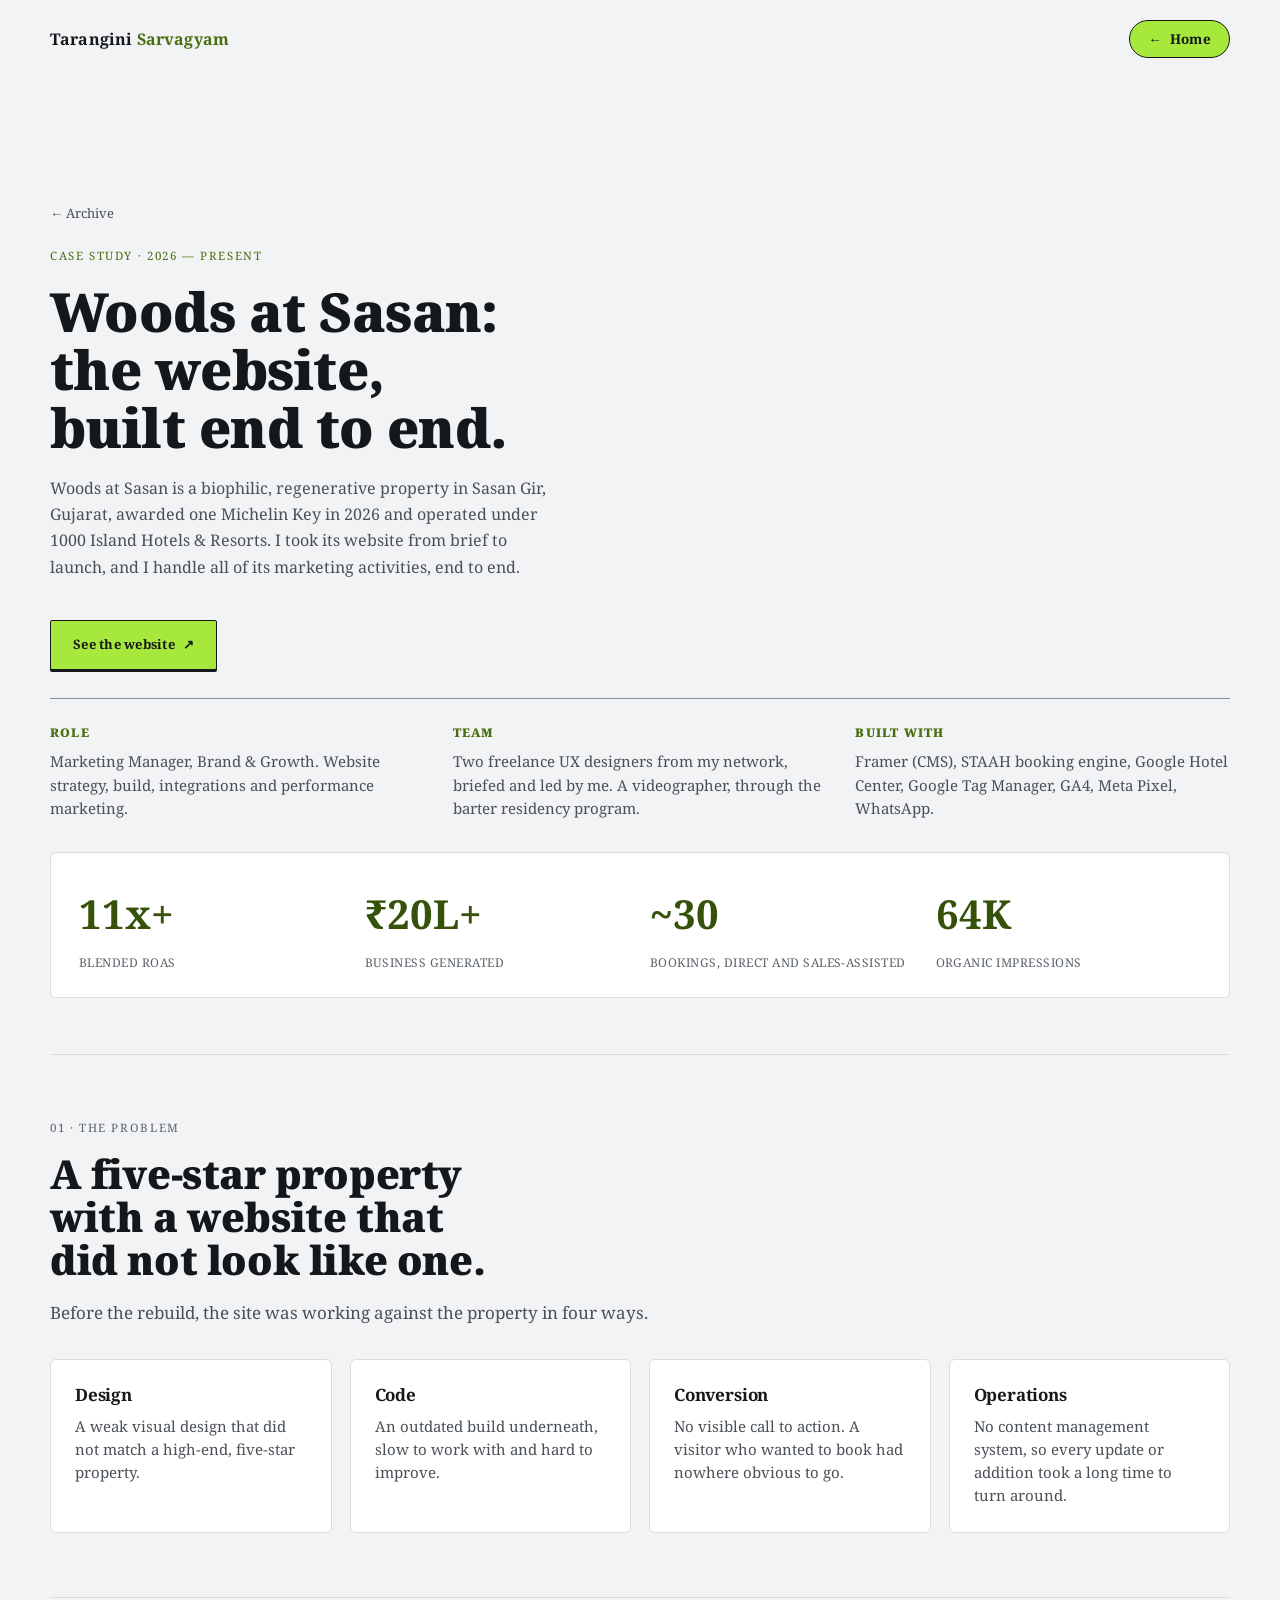
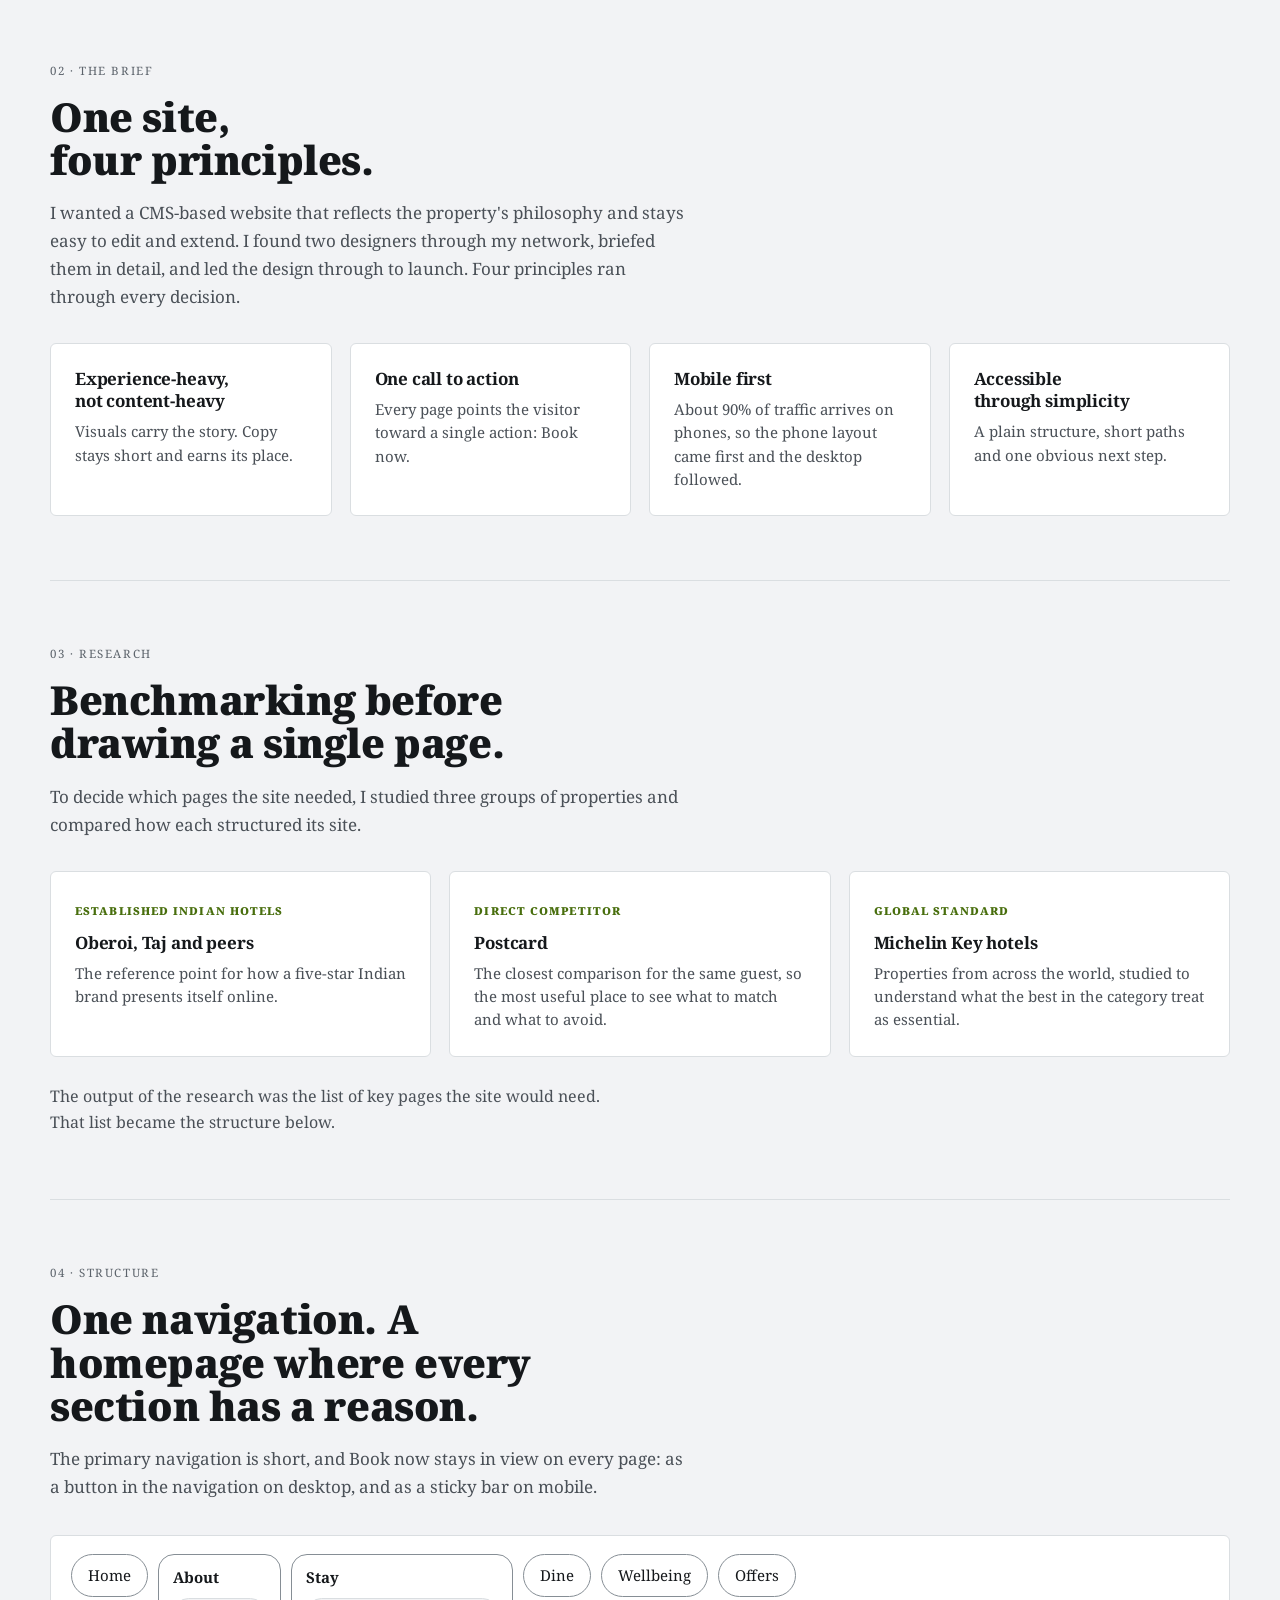
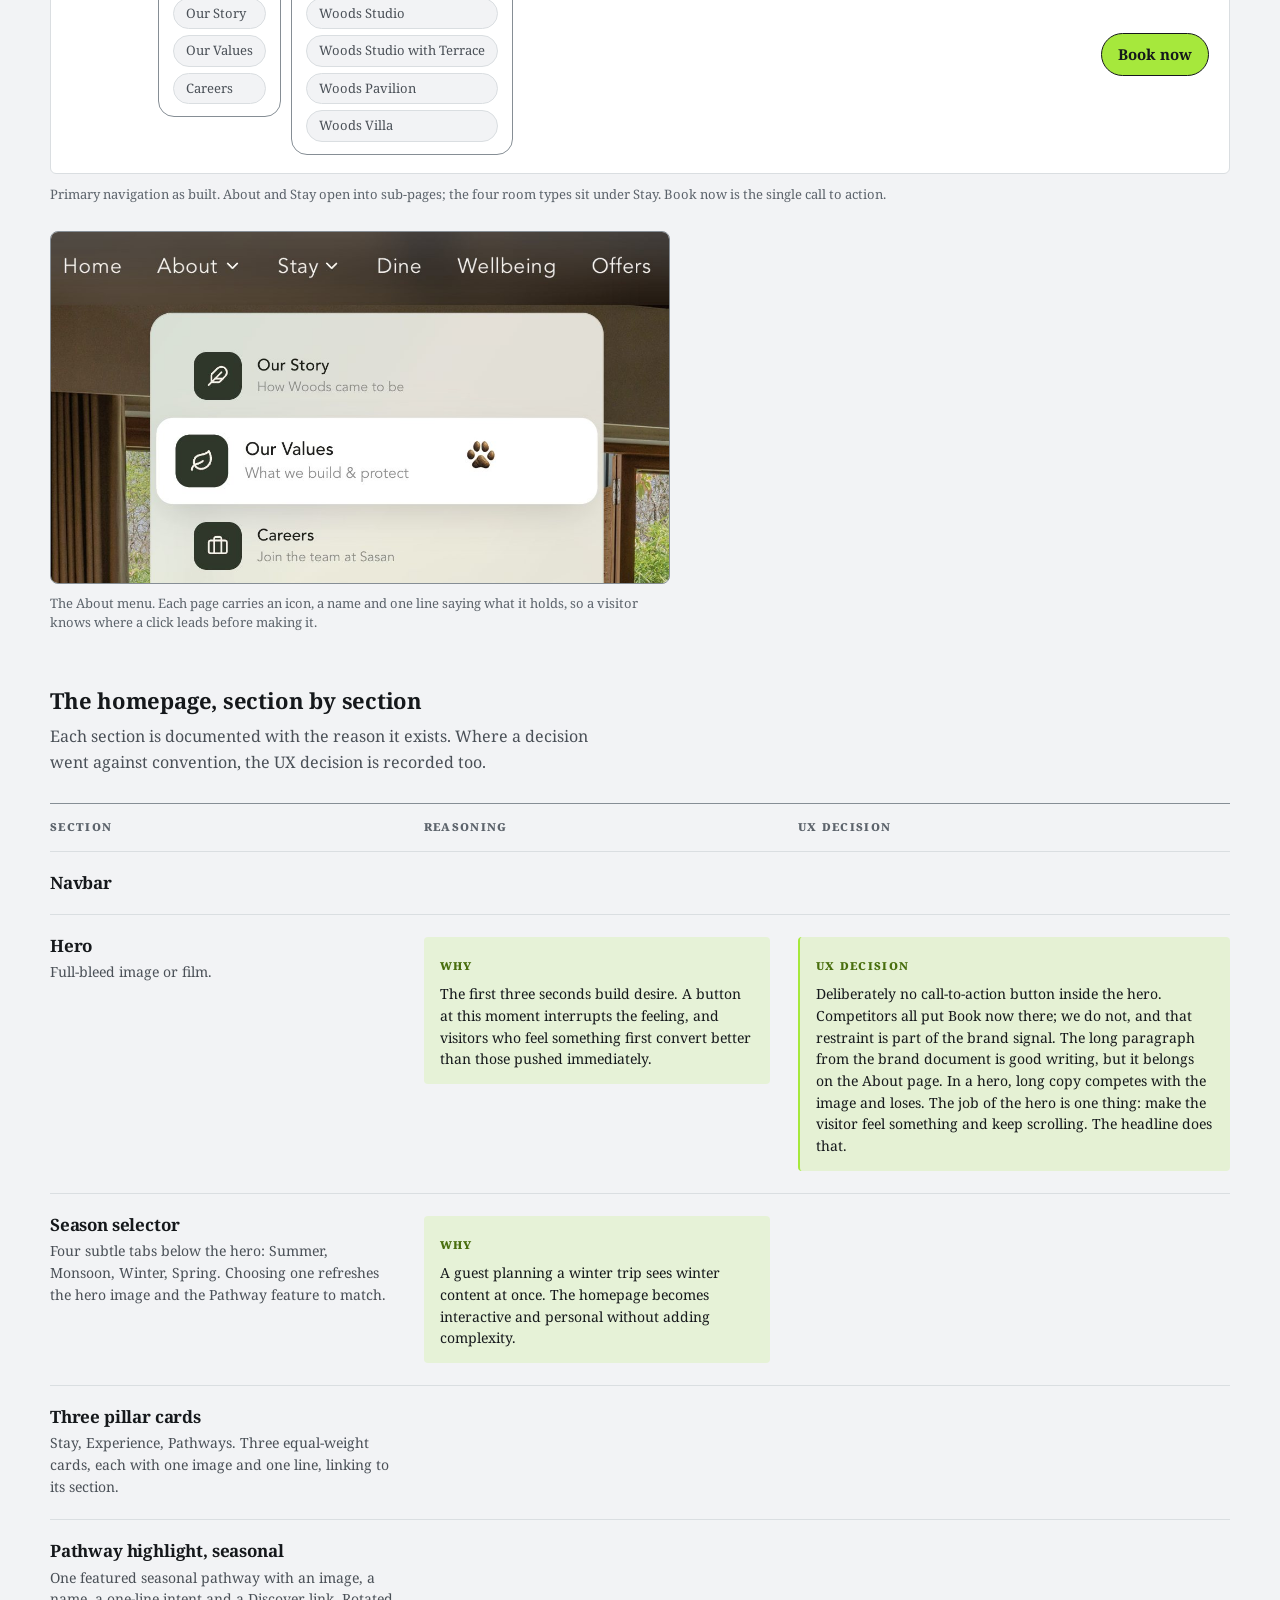
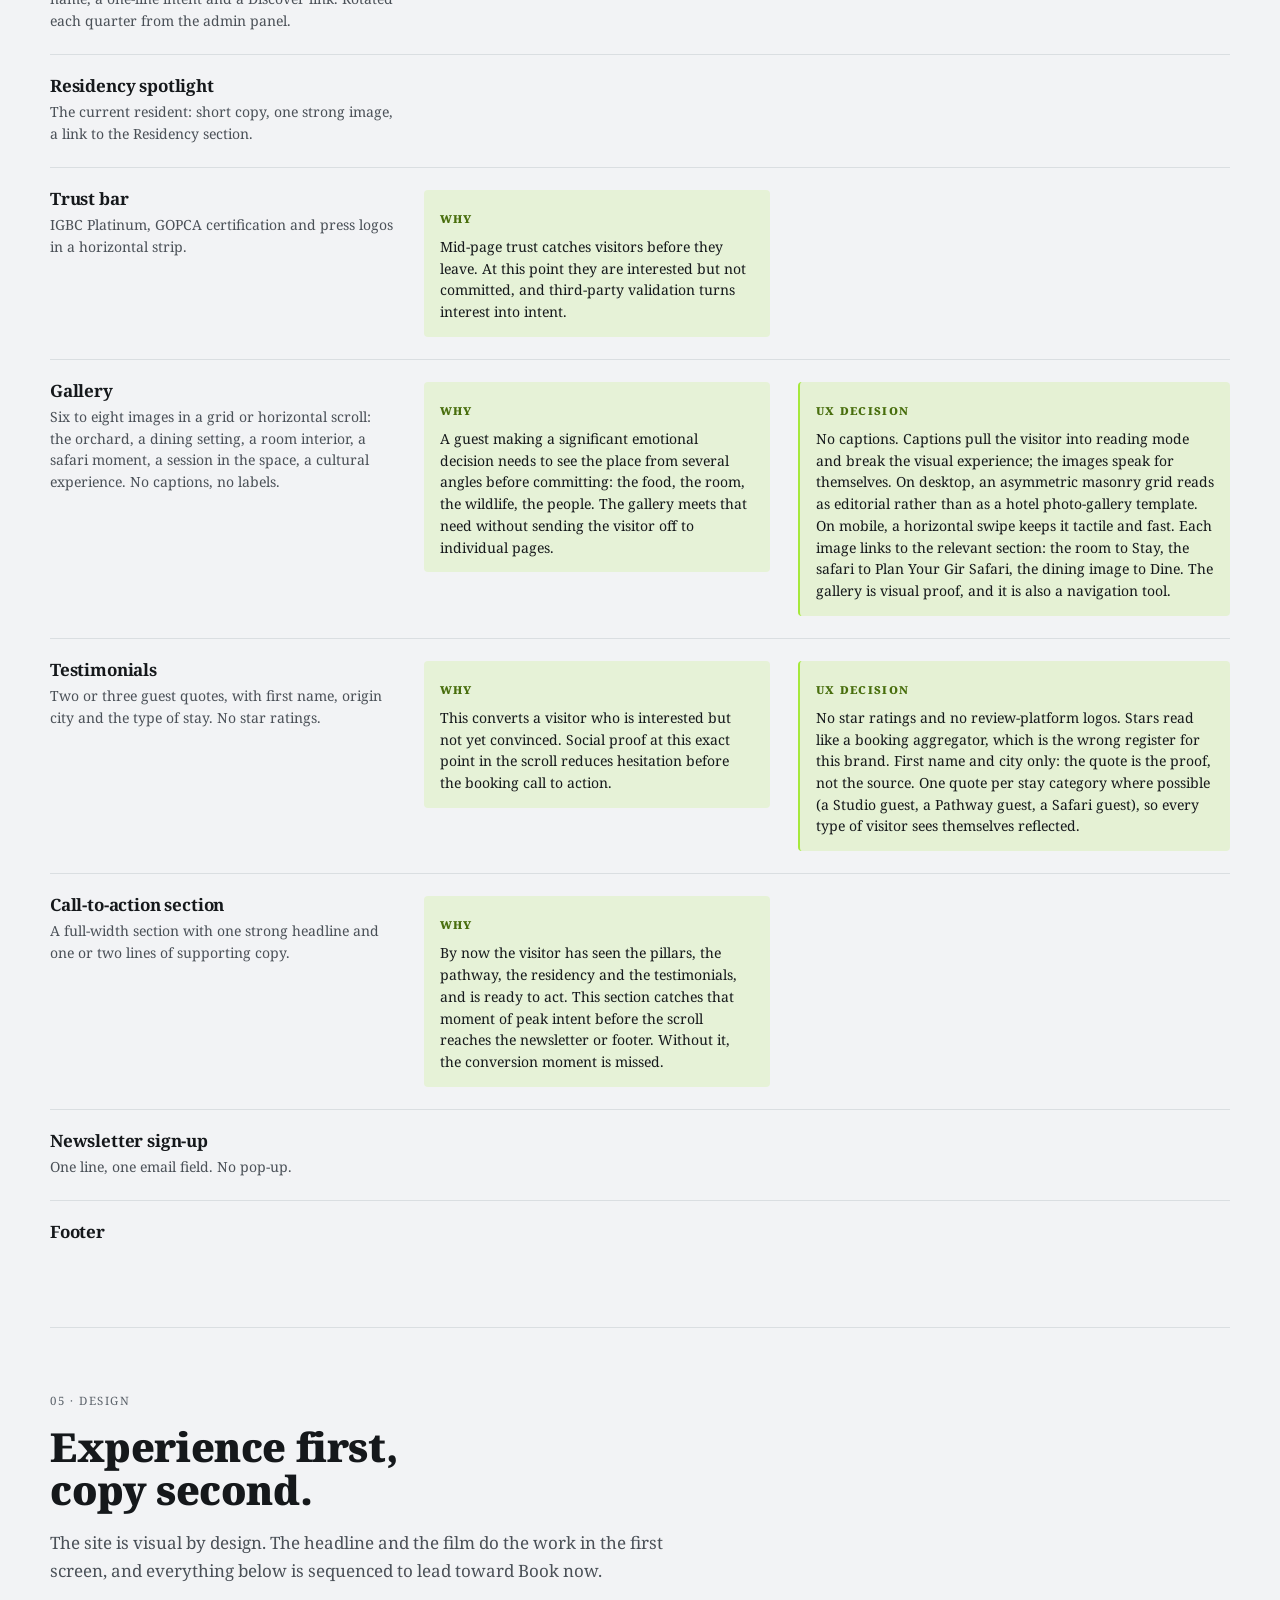
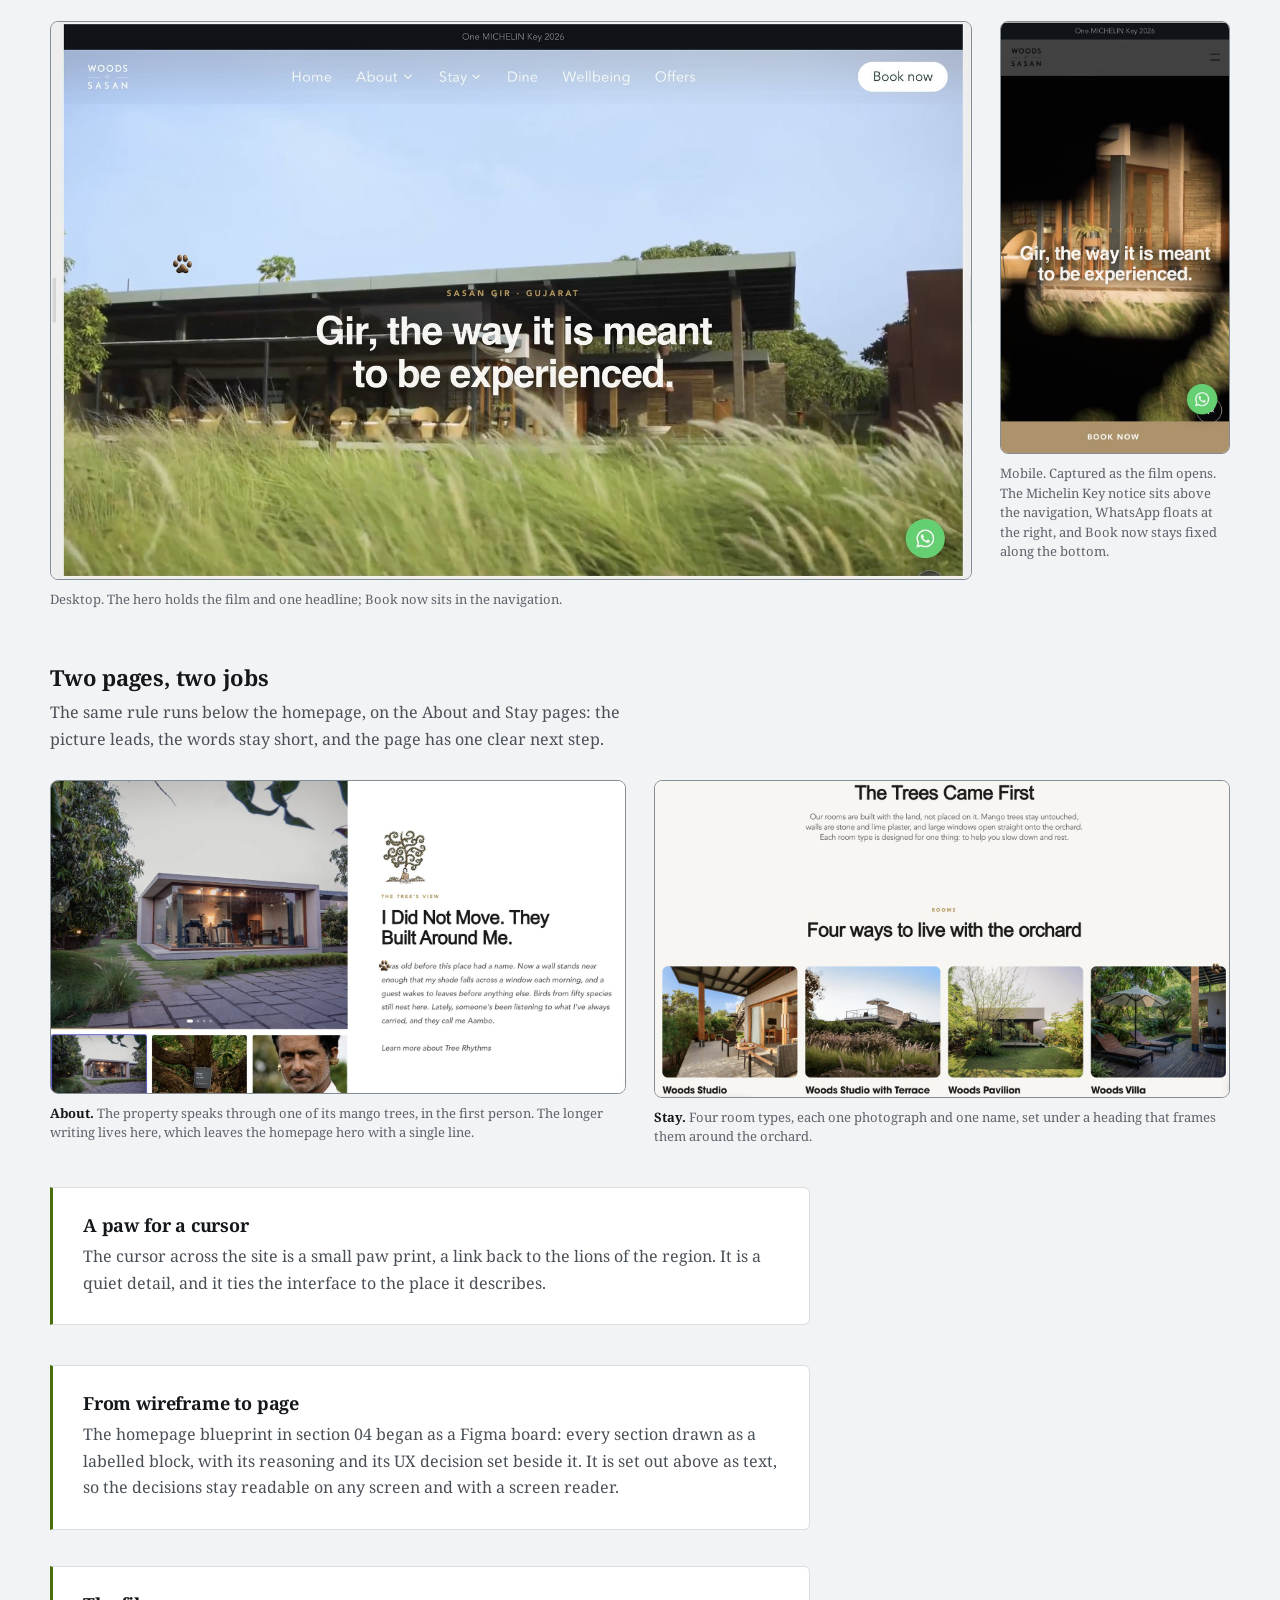
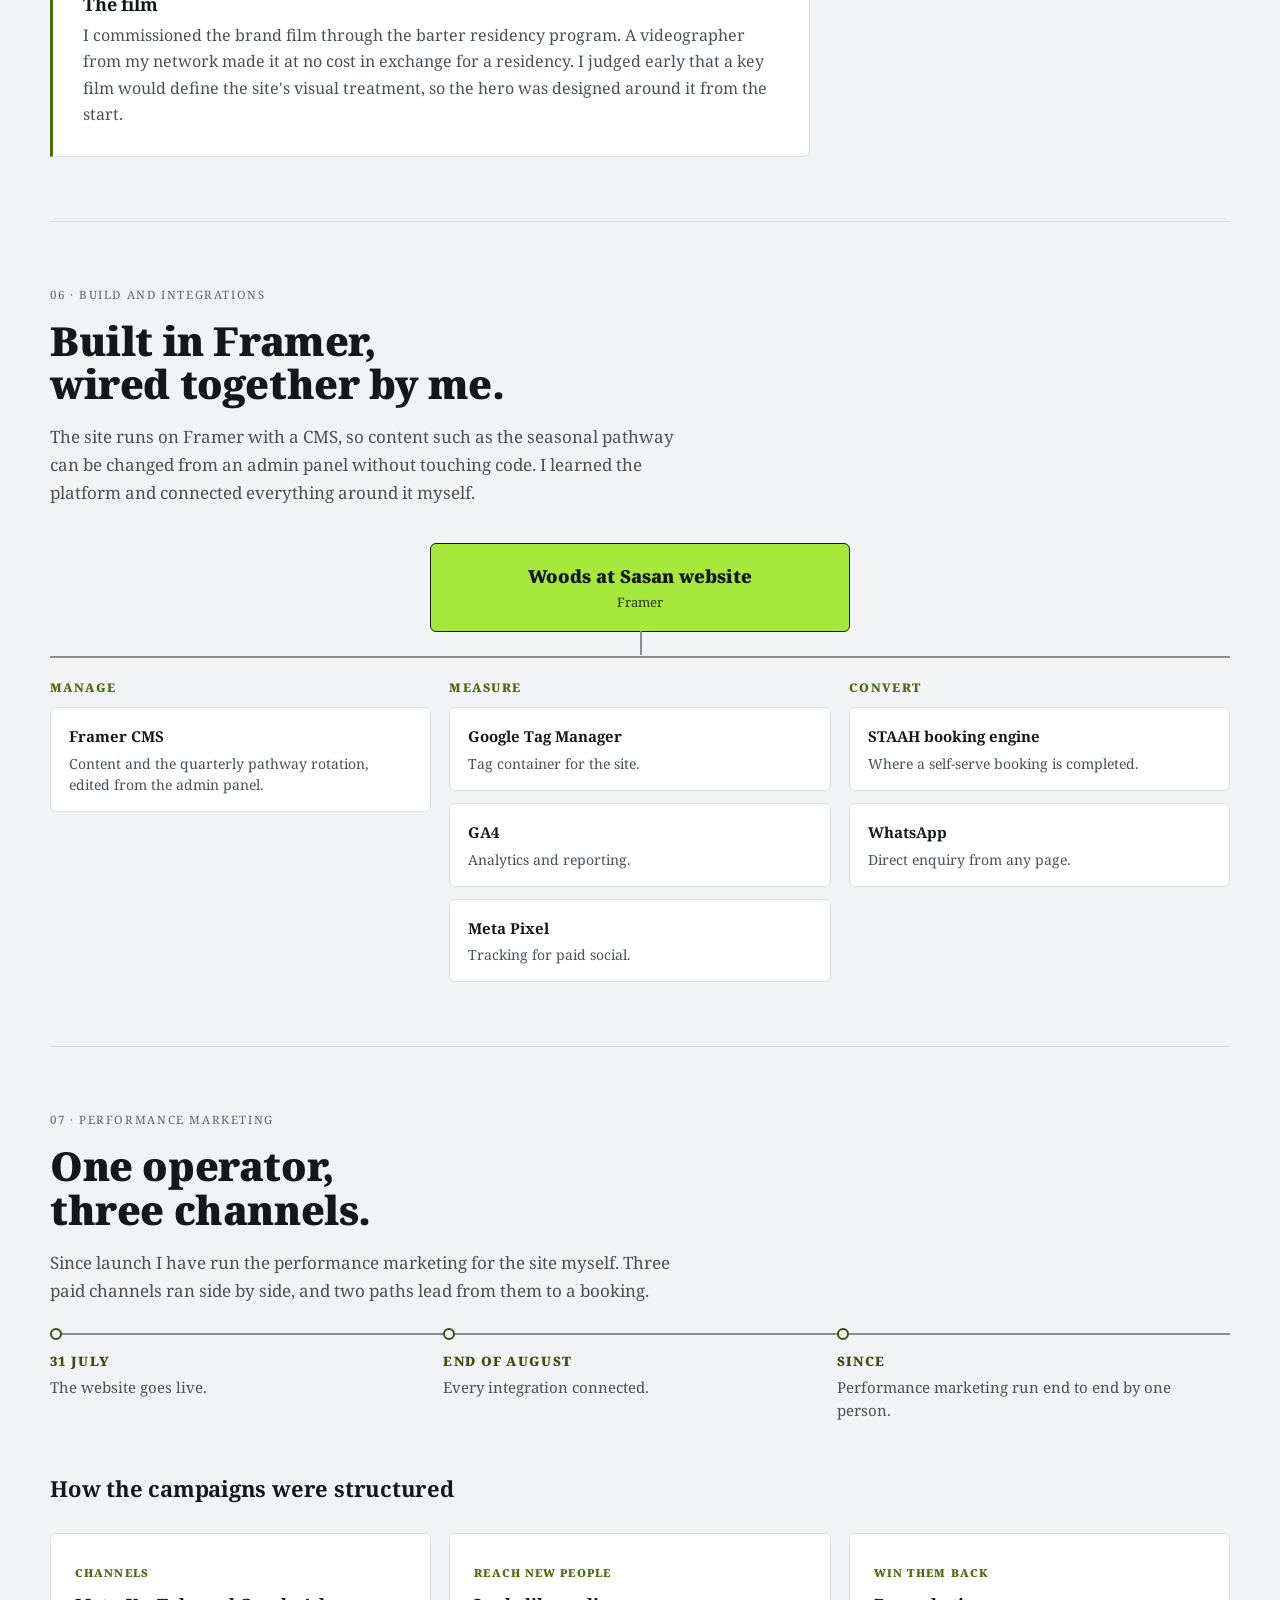
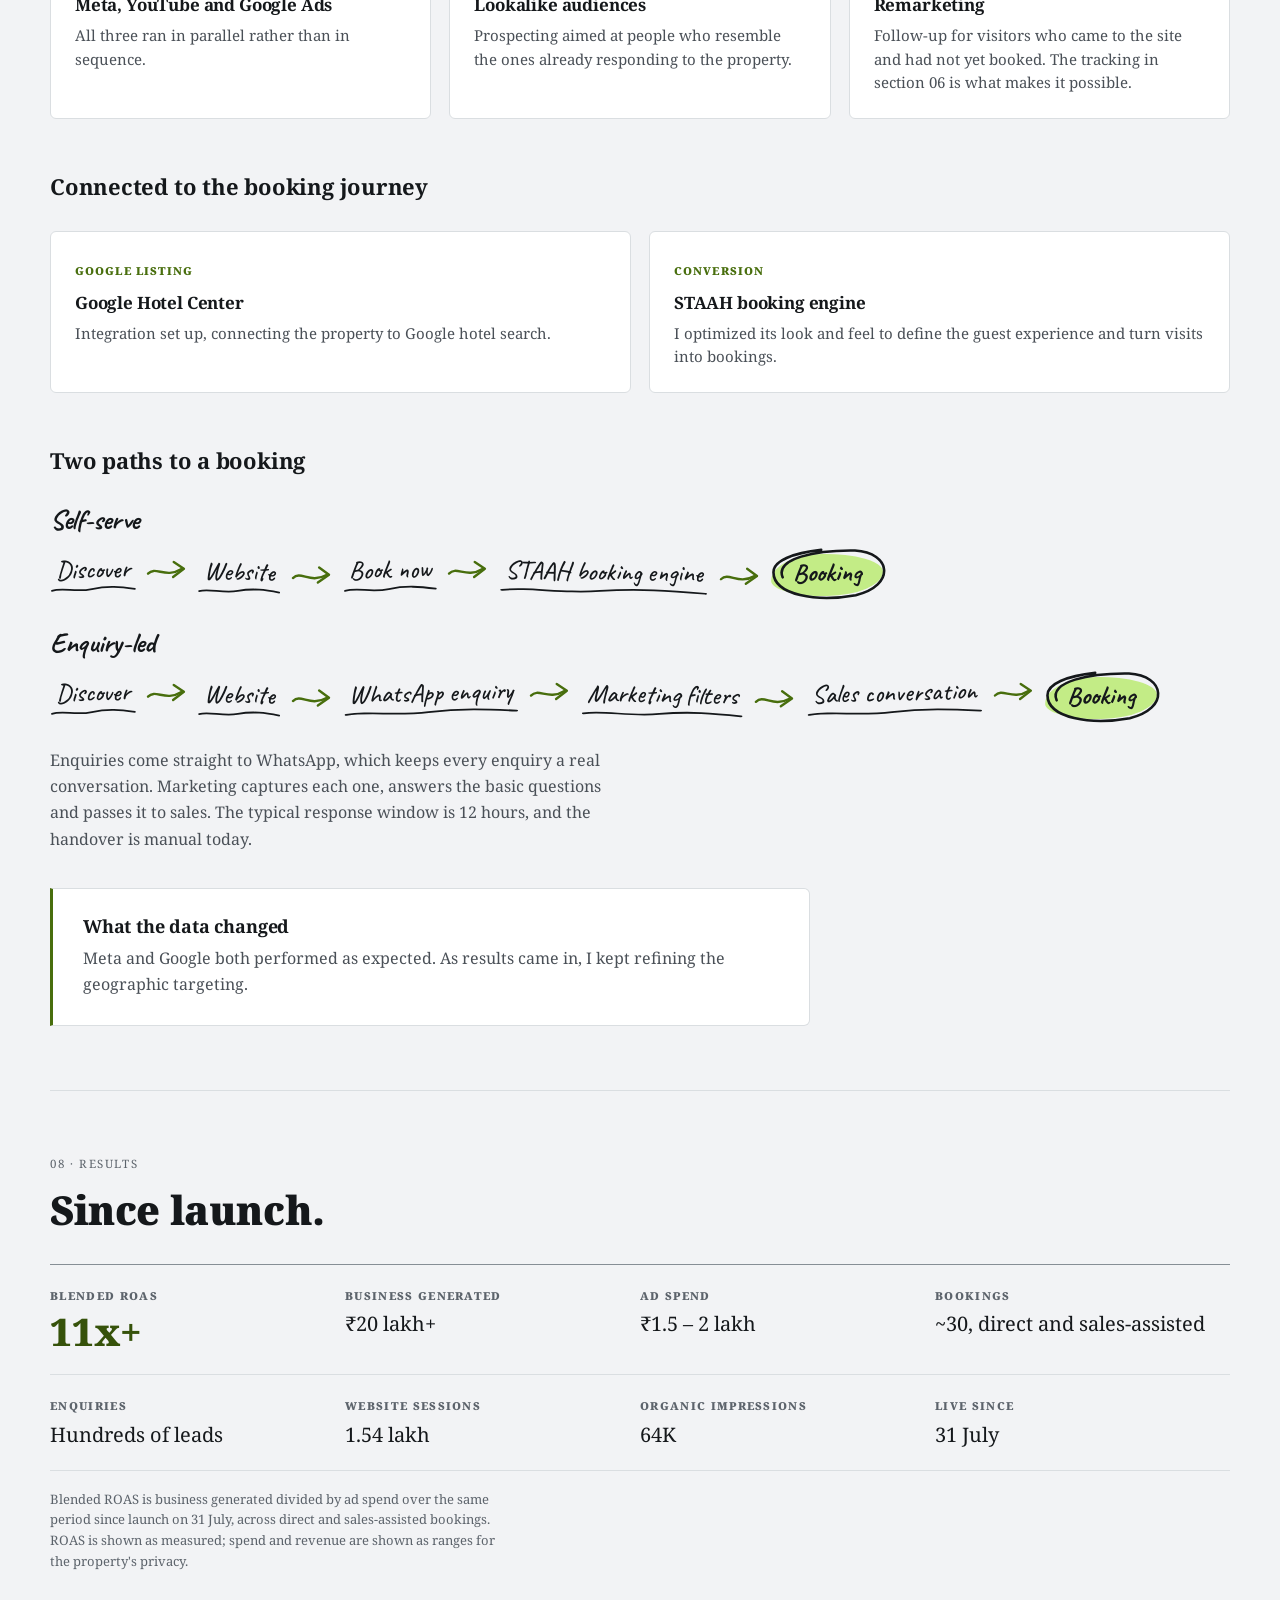
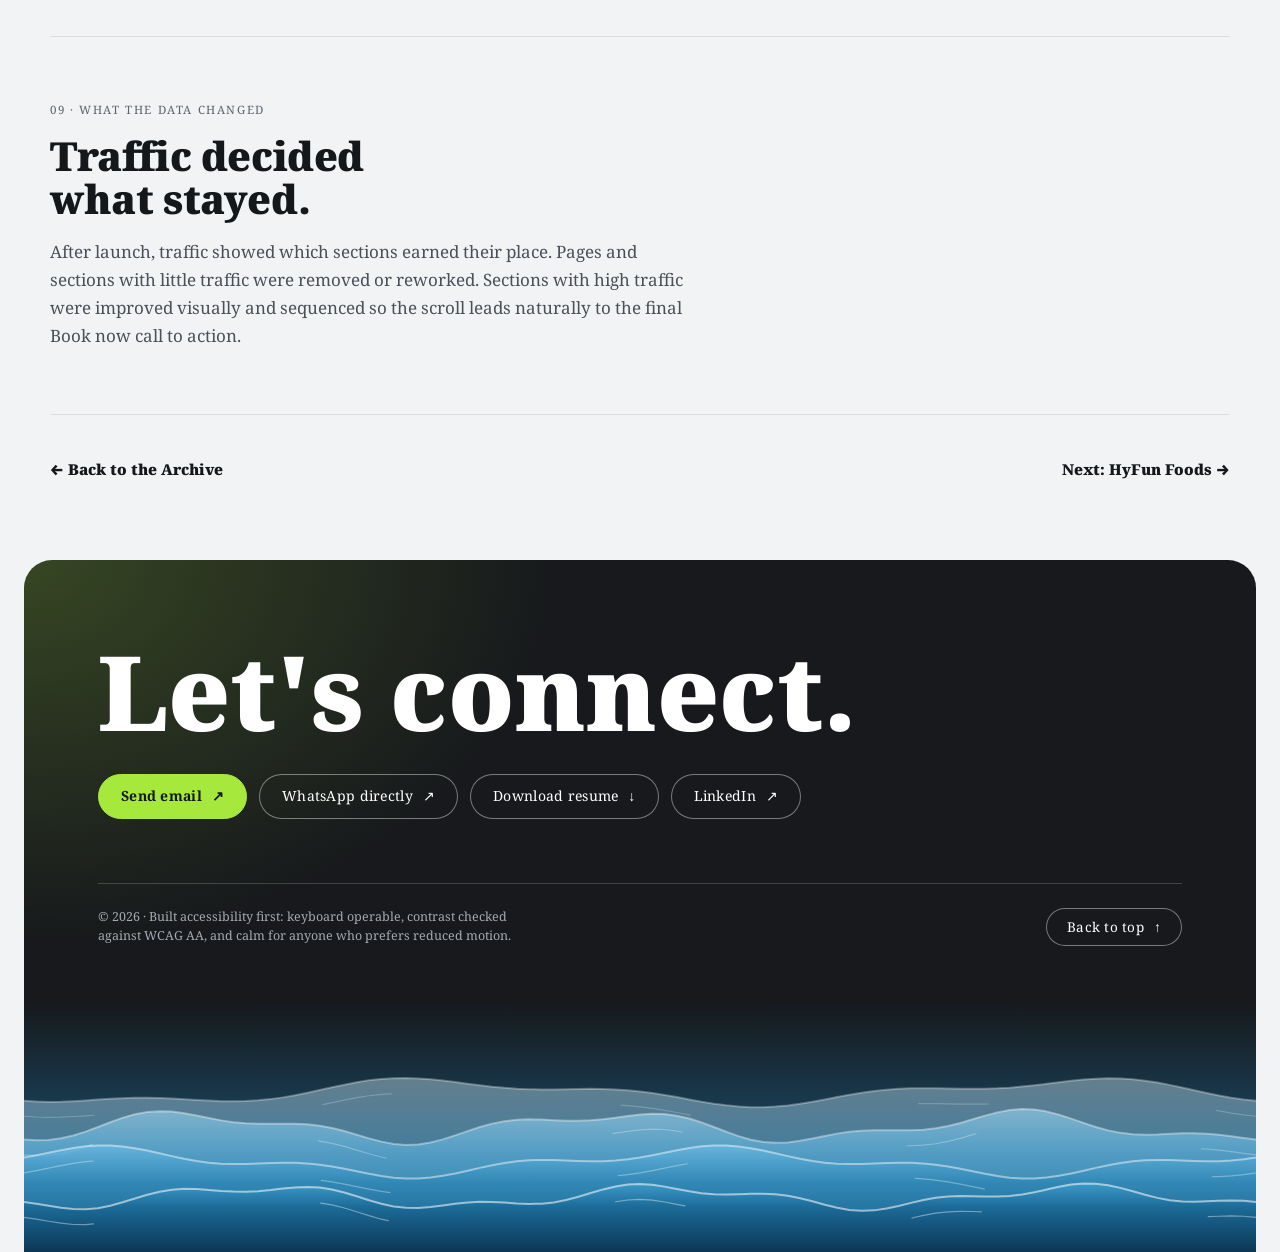
<file: case-woods-at-sasan.html>
<!doctype html>
<html lang="en">
<head>
<meta charset="utf-8">
<meta name="viewport" content="width=device-width, initial-scale=1, viewport-fit=cover">
<title>Woods at Sasan Case Study — Tarangini Sarvagyam</title>
<meta name="description" content="How the Woods at Sasan website was researched, structured, built and marketed — Tarangini Sarvagyam.">
<link rel="preconnect" href="https://fonts.googleapis.com">
<link rel="stylesheet" href="https://fonts.googleapis.com/css2?family=Caveat:wght@500;700&family=Fira+Sans:wght@900&family=PT+Serif:ital,wght@0,400;0,700;1,400;1,700&display=swap">
<link rel="stylesheet" href="https://fonts.googleapis.com/css2?family=Noto+Serif:wght@400;700;900&text=%E2%82%B9&display=swap">
<link rel="stylesheet" href="styles-v59.css">
</head>
<body>

<a class="skip-link" href="#main">Skip to content</a>

<header class="site-header site-header-home">
  <div class="wrap header-row">
    <a href="index.html" class="wordmark">Tarangini <span>Sarvagyam</span></a>
    <a class="archive-btn" href="index.html" aria-label="Home: back to the portfolio"><span aria-hidden="true">←</span> Home</a>
  </div>
</header>


<main id="main">
  <div class="wrap">

    <!-- CASE HERO -->
    <section class="page-hero cs-hero" data-reveal>
      <a class="cs-back" href="experience.html">← Archive</a>
      <span class="eyebrow">Case study · 2026 — Present</span>
      <h1>Woods at Sasan: the website, built end to end.</h1>
      <p>Woods at Sasan is a biophilic, regenerative property in Sasan Gir, Gujarat, awarded one Michelin Key in 2026 and operated under 1000 Island Hotels &amp; Resorts. I took its website from brief to launch, and I handle all of its marketing activities, end to end.</p>
      <a class="btn btn-primary cs-visit" href="https://www.woodsatsasan.com" target="_blank" rel="noopener" aria-label="See the website, woodsatsasan.com (opens in a new tab)">See the website <span class="btn-arrow" aria-hidden="true">↗</span></a>
    </section>

    <section class="cs-overview" data-reveal aria-label="Project overview">
      <dl class="cs-meta">
        <div><dt>Role</dt><dd>Marketing Manager, Brand &amp; Growth. Website strategy, build, integrations and performance marketing.</dd></div>
        <div><dt>Team</dt><dd>Two freelance UX designers from my network, briefed and led by me. A videographer, through the barter residency program.</dd></div>
        <div><dt>Built with</dt><dd>Framer (CMS), STAAH booking engine, Google Hotel Center, Google Tag Manager, GA4, Meta Pixel, WhatsApp.</dd></div>
      </dl>
      <div class="cs-stats" role="group" aria-label="Headline results, since launch on 31 July">
        <div class="stat"><b data-count-to="11" data-count-suffix="x+">11x+</b><span>Blended ROAS</span></div>
        <div class="stat"><b data-count-to="20" data-count-prefix="₹" data-count-suffix="L+">₹20L+</b><span>Business generated</span></div>
        <div class="stat"><b data-count-to="30" data-count-prefix="~">~30</b><span>Bookings, direct and sales-assisted</span></div>
        <div class="stat"><b data-count-to="64" data-count-suffix="K">64K</b><span>Organic impressions</span></div>
      </div>
    </section>

    <!-- PROBLEM -->
    <section class="cs-section" data-reveal>
      <span class="eyebrow muted">01 · The problem</span>
      <h2>A five-star property with a website that did not look like one.</h2>
      <p class="cs-lead">Before the rebuild, the site was working against the property in four ways.</p>
      <div class="cs-grid cs-grid-4">
        <div class="cs-card"><h3>Design</h3><p>A weak visual design that did not match a high-end, five-star property.</p></div>
        <div class="cs-card"><h3>Code</h3><p>An outdated build underneath, slow to work with and hard to improve.</p></div>
        <div class="cs-card"><h3>Conversion</h3><p>No visible call to action. A visitor who wanted to book had nowhere obvious to go.</p></div>
        <div class="cs-card"><h3>Operations</h3><p>No content management system, so every update or addition took a long time to turn around.</p></div>
      </div>
    </section>

    <!-- PRINCIPLES -->
    <section class="cs-section" data-reveal>
      <span class="eyebrow muted">02 · The brief</span>
      <h2>One site, four principles.</h2>
      <p class="cs-lead">I wanted a CMS-based website that reflects the property's philosophy and stays easy to edit and extend. I found two designers through my network, briefed them in detail, and led the design through to launch. Four principles ran through every decision.</p>
      <div class="cs-grid cs-grid-4">
        <div class="cs-card"><h3>Experience-heavy, not content-heavy</h3><p>Visuals carry the story. Copy stays short and earns its place.</p></div>
        <div class="cs-card"><h3>One call to action</h3><p>Every page points the visitor toward a single action: Book now.</p></div>
        <div class="cs-card"><h3>Mobile first</h3><p>About 90% of traffic arrives on phones, so the phone layout came first and the desktop followed.</p></div>
        <div class="cs-card"><h3>Accessible through simplicity</h3><p>A plain structure, short paths and one obvious next step.</p></div>
      </div>
    </section>

    <!-- RESEARCH -->
    <section class="cs-section" data-reveal>
      <span class="eyebrow muted">03 · Research</span>
      <h2>Benchmarking before drawing a single page.</h2>
      <p class="cs-lead">To decide which pages the site needed, I studied three groups of properties and compared how each structured its site.</p>
      <div class="cs-grid cs-grid-3">
        <div class="cs-card"><span class="cs-tag">Established Indian hotels</span><h3>Oberoi, Taj and peers</h3><p>The reference point for how a five-star Indian brand presents itself online.</p></div>
        <div class="cs-card"><span class="cs-tag">Direct competitor</span><h3>Postcard</h3><p>The closest comparison for the same guest, so the most useful place to see what to match and what to avoid.</p></div>
        <div class="cs-card"><span class="cs-tag">Global standard</span><h3>Michelin Key hotels</h3><p>Properties from across the world, studied to understand what the best in the category treat as essential.</p></div>
      </div>
      <p class="cs-after">The output of the research was the list of key pages the site would need. That list became the structure below.</p>
    </section>

    <!-- STRUCTURE -->
    <section class="cs-section" data-reveal>
      <span class="eyebrow muted">04 · Structure</span>
      <h2>One navigation. A homepage where every section has a reason.</h2>
      <p class="cs-lead">The primary navigation is short, and Book now stays in view on every page: as a button in the navigation on desktop, and as a sticky bar on mobile.</p>

      <figure class="cs-nav" aria-label="Primary navigation as built">
        <ul class="cs-navmap">
          <li>Home</li>
          <li class="has-sub">
            <span class="cs-navlabel">About</span>
            <ul class="cs-subnav" aria-label="About sub-pages">
              <li>Our Story</li>
              <li>Our Values</li>
              <li>Careers</li>
            </ul>
          </li>
          <li class="has-sub">
            <span class="cs-navlabel">Stay</span>
            <ul class="cs-subnav" aria-label="Stay sub-pages">
              <li>Woods Studio</li>
              <li>Woods Studio with Terrace</li>
              <li>Woods Pavilion</li>
              <li>Woods Villa</li>
            </ul>
          </li>
          <li>Dine</li>
          <li>Wellbeing</li>
          <li>Offers</li>
          <li class="cs-navmap-cta">Book now</li>
        </ul>
        <figcaption>Primary navigation as built. About and Stay open into sub-pages; the four room types sit under Stay. Book now is the single call to action.</figcaption>
      </figure>

      <figure class="cs-shot cs-drop">
        <img src="ws-about-dropdown.jpg" width="1134" height="644" alt="The About menu of Woods at Sasan opened over a photograph of a room. Beside the navigation links Home, About, Stay, Dine, Wellbeing and Offers, a panel lists three pages, each with a small icon, a name and a one-line description: Our Story, How Woods came to be; Our Values, What we build and protect; Careers, Join the team at Sasan. A small paw print stands in for the cursor beside Our Values.">
        <figcaption>The About menu. Each page carries an icon, a name and one line saying what it holds, so a visitor knows where a click leads before making it.</figcaption>
      </figure>

      <h3 class="cs-subhead">The homepage, section by section</h3>
      <p class="cs-note-line">Each section is documented with the reason it exists. Where a decision went against convention, the UX decision is recorded too.</p>

      <div class="bp" role="list">
        <div class="bp-head" aria-hidden="true"><span>Section</span><span>Reasoning</span><span>UX decision</span></div>

        <div class="bp-row" role="listitem">
          <div class="bp-sec"><h4>Navbar</h4></div>
        </div>

        <div class="bp-row" role="listitem">
          <div class="bp-sec"><h4>Hero</h4><p>Full-bleed image or film.</p></div>
          <div class="bp-why"><span class="bp-label">Why</span><p>The first three seconds build desire. A button at this moment interrupts the feeling, and visitors who feel something first convert better than those pushed immediately.</p></div>
          <div class="bp-dec"><span class="bp-label">UX decision</span><p>Deliberately no call-to-action button inside the hero. Competitors all put Book now there; we do not, and that restraint is part of the brand signal. The long paragraph from the brand document is good writing, but it belongs on the About page. In a hero, long copy competes with the image and loses. The job of the hero is one thing: make the visitor feel something and keep scrolling. The headline does that.</p></div>
        </div>

        <div class="bp-row" role="listitem">
          <div class="bp-sec"><h4>Season selector</h4><p>Four subtle tabs below the hero: Summer, Monsoon, Winter, Spring. Choosing one refreshes the hero image and the Pathway feature to match.</p></div>
          <div class="bp-why"><span class="bp-label">Why</span><p>A guest planning a winter trip sees winter content at once. The homepage becomes interactive and personal without adding complexity.</p></div>
        </div>

        <div class="bp-row" role="listitem">
          <div class="bp-sec"><h4>Three pillar cards</h4><p>Stay, Experience, Pathways. Three equal-weight cards, each with one image and one line, linking to its section.</p></div>
        </div>

        <div class="bp-row" role="listitem">
          <div class="bp-sec"><h4>Pathway highlight, seasonal</h4><p>One featured seasonal pathway with an image, a name, a one-line intent and a Discover link. Rotated each quarter from the admin panel.</p></div>
        </div>

        <div class="bp-row" role="listitem">
          <div class="bp-sec"><h4>Residency spotlight</h4><p>The current resident: short copy, one strong image, a link to the Residency section.</p></div>
        </div>

        <div class="bp-row" role="listitem">
          <div class="bp-sec"><h4>Trust bar</h4><p>IGBC Platinum, GOPCA certification and press logos in a horizontal strip.</p></div>
          <div class="bp-why"><span class="bp-label">Why</span><p>Mid-page trust catches visitors before they leave. At this point they are interested but not committed, and third-party validation turns interest into intent.</p></div>
        </div>

        <div class="bp-row" role="listitem">
          <div class="bp-sec"><h4>Gallery</h4><p>Six to eight images in a grid or horizontal scroll: the orchard, a dining setting, a room interior, a safari moment, a session in the space, a cultural experience. No captions, no labels.</p></div>
          <div class="bp-why"><span class="bp-label">Why</span><p>A guest making a significant emotional decision needs to see the place from several angles before committing: the food, the room, the wildlife, the people. The gallery meets that need without sending the visitor off to individual pages.</p></div>
          <div class="bp-dec"><span class="bp-label">UX decision</span><p>No captions. Captions pull the visitor into reading mode and break the visual experience; the images speak for themselves. On desktop, an asymmetric masonry grid reads as editorial rather than as a hotel photo-gallery template. On mobile, a horizontal swipe keeps it tactile and fast. Each image links to the relevant section: the room to Stay, the safari to Plan Your Gir Safari, the dining image to Dine. The gallery is visual proof, and it is also a navigation tool.</p></div>
        </div>

        <div class="bp-row" role="listitem">
          <div class="bp-sec"><h4>Testimonials</h4><p>Two or three guest quotes, with first name, origin city and the type of stay. No star ratings.</p></div>
          <div class="bp-why"><span class="bp-label">Why</span><p>This converts a visitor who is interested but not yet convinced. Social proof at this exact point in the scroll reduces hesitation before the booking call to action.</p></div>
          <div class="bp-dec"><span class="bp-label">UX decision</span><p>No star ratings and no review-platform logos. Stars read like a booking aggregator, which is the wrong register for this brand. First name and city only: the quote is the proof, not the source. One quote per stay category where possible (a Studio guest, a Pathway guest, a Safari guest), so every type of visitor sees themselves reflected.</p></div>
        </div>

        <div class="bp-row" role="listitem">
          <div class="bp-sec"><h4>Call-to-action section</h4><p>A full-width section with one strong headline and one or two lines of supporting copy.</p></div>
          <div class="bp-why"><span class="bp-label">Why</span><p>By now the visitor has seen the pillars, the pathway, the residency and the testimonials, and is ready to act. This section catches that moment of peak intent before the scroll reaches the newsletter or footer. Without it, the conversion moment is missed.</p></div>
        </div>

        <div class="bp-row" role="listitem">
          <div class="bp-sec"><h4>Newsletter sign-up</h4><p>One line, one email field. No pop-up.</p></div>
        </div>

        <div class="bp-row" role="listitem">
          <div class="bp-sec"><h4>Footer</h4></div>
        </div>
      </div>
    </section>

    <!-- DESIGN -->
    <section class="cs-section" data-reveal>
      <span class="eyebrow muted">05 · Design</span>
      <h2>Experience first, copy second.</h2>
      <p class="cs-lead">The site is visual by design. The headline and the film do the work in the first screen, and everything below is sequenced to lead toward Book now.</p>

      <div class="cs-shots">
        <figure class="cs-shot cs-shot-desktop">
          <img src="ws-hero-desktop.jpg" width="1600" height="968" alt="Desktop homepage hero of Woods at Sasan: a low timber-framed building behind tall grass, with the headline 'Gir, the way it is meant to be experienced.' and a Book now button in the navigation.">
          <figcaption>Desktop. The hero holds the film and one headline; Book now sits in the navigation.</figcaption>
        </figure>
        <figure class="cs-shot cs-shot-mobile">
          <img src="ws-hero-mobile.jpg" width="635" height="1200" alt="Mobile homepage hero of Woods at Sasan as the film opens out of darkness: a timber-framed building and tall grass, the headline 'Gir, the way it is meant to be experienced.', a notice bar reading 'One MICHELIN Key 2026' above the navigation, a WhatsApp button at the right and a Book now bar fixed along the bottom.">
          <figcaption>Mobile. Captured as the film opens. The Michelin Key notice sits above the navigation, WhatsApp floats at the right, and Book now stays fixed along the bottom.</figcaption>
        </figure>
      </div>

      <h3 class="cs-subhead">Two pages, two jobs</h3>
      <p class="cs-note-line">The same rule runs below the homepage, on the About and Stay pages: the picture leads, the words stay short, and the page has one clear next step.</p>
      <div class="cs-pages">
        <figure class="cs-shot">
          <img src="ws-about-tree.jpg" width="1600" height="869" alt="About page of Woods at Sasan. A large photograph of a glass-fronted pavilion set in a mango orchard, with a small drawing of a tree and seated figure above the heading 'I Did Not Move. They Built Around Me.' and a short italic passage written in the voice of the tree.">
          <figcaption><strong>About.</strong> The property speaks through one of its mango trees, in the first person. The longer writing lives here, which leaves the homepage hero with a single line.</figcaption>
        </figure>
        <figure class="cs-shot">
          <img src="ws-stay-rooms.jpg" width="1600" height="880" alt="Stay page of Woods at Sasan. Under the heading 'The Trees Came First' and the line 'Four ways to live with the orchard', four photographs in a row: Woods Studio, Woods Studio with Terrace, Woods Pavilion and Woods Villa.">
          <figcaption><strong>Stay.</strong> Four room types, each one photograph and one name, set under a heading that frames them around the orchard.</figcaption>
        </figure>
      </div>

      <div class="cs-callout cs-callout-paw">
        <h3>A paw for a cursor</h3>
        <p>The cursor across the site is a small paw print, a link back to the lions of the region. It is a quiet detail, and it ties the interface to the place it describes.</p>
      </div>

      <div class="cs-callout cs-callout-wire">
        <h3>From wireframe to page</h3>
        <p>The homepage blueprint in section 04 began as a Figma board: every section drawn as a labelled block, with its reasoning and its UX decision set beside it. It is set out above as text, so the decisions stay readable on any screen and with a screen reader.</p>
      </div>

      <div class="cs-callout">
        <h3>The film</h3>
        <p>I commissioned the brand film through the barter residency program. A videographer from my network made it at no cost in exchange for a residency. I judged early that a key film would define the site's visual treatment, so the hero was designed around it from the start.</p>
      </div>
    </section>

    <!-- BUILD -->
    <section class="cs-section" data-reveal>
      <span class="eyebrow muted">06 · Build and integrations</span>
      <h2>Built in Framer, wired together by me.</h2>
      <p class="cs-lead">The site runs on Framer with a CMS, so content such as the seasonal pathway can be changed from an admin panel without touching code. I learned the platform and connected everything around it myself.</p>

      <div class="sysmap">
        <div class="sysmap-hub"><strong>Woods at Sasan website</strong><span>Framer</span></div>
        <div class="sysmap-cols">
          <div class="sysmap-col">
            <h3>Manage</h3>
            <ul>
              <li><strong>Framer CMS</strong><span>Content and the quarterly pathway rotation, edited from the admin panel.</span></li>
            </ul>
          </div>
          <div class="sysmap-col">
            <h3>Measure</h3>
            <ul>
              <li><strong>Google Tag Manager</strong><span>Tag container for the site.</span></li>
              <li><strong>GA4</strong><span>Analytics and reporting.</span></li>
              <li><strong>Meta Pixel</strong><span>Tracking for paid social.</span></li>
            </ul>
          </div>
          <div class="sysmap-col">
            <h3>Convert</h3>
            <ul>
              <li><strong>STAAH booking engine</strong><span>Where a self-serve booking is completed.</span></li>
              <li><strong>WhatsApp</strong><span>Direct enquiry from any page.</span></li>
            </ul>
          </div>
        </div>
      </div>
    </section>

    <!-- ACQUISITION -->
    <section class="cs-section" data-reveal>
      <span class="eyebrow muted">07 · Performance marketing</span>
      <h2>One operator, three channels.</h2>
      <p class="cs-lead">Since launch I have run the performance marketing for the site myself. Three paid channels ran side by side, and two paths lead from them to a booking.</p>

      <ol class="cs-timeline" aria-label="Launch timeline">
        <li><b>31 July</b><span>The website goes live.</span></li>
        <li><b>End of August</b><span>Every integration connected.</span></li>
        <li><b>Since</b><span>Performance marketing run end to end by one person.</span></li>
      </ol>

      <h3 class="cs-subhead">How the campaigns were structured</h3>
      <div class="cs-grid cs-grid-3">
        <div class="cs-card"><span class="cs-tag">Channels</span><h3>Meta, YouTube and Google Ads</h3><p>All three ran in parallel rather than in sequence.</p></div>
        <div class="cs-card"><span class="cs-tag">Reach new people</span><h3>Lookalike audiences</h3><p>Prospecting aimed at people who resemble the ones already responding to the property.</p></div>
        <div class="cs-card"><span class="cs-tag">Win them back</span><h3>Remarketing</h3><p>Follow-up for visitors who came to the site and had not yet booked. The tracking in section 06 is what makes it possible.</p></div>
      </div>

      <h3 class="cs-subhead">Connected to the booking journey</h3>
      <div class="cs-grid cs-grid-2">
        <div class="cs-card"><span class="cs-tag">Google listing</span><h3>Google Hotel Center</h3><p>Integration set up, connecting the property to Google hotel search.</p></div>
        <div class="cs-card"><span class="cs-tag">Conversion</span><h3>STAAH booking engine</h3><p>I optimized its look and feel to define the guest experience and turn visits into bookings.</p></div>
      </div>

      <h3 class="cs-subhead">Two paths to a booking</h3>

      <div class="flows">
        <div class="flow">
          <h3>Self-serve</h3>
          <ol>
            <li>Discover</li>
            <li>Website</li>
            <li>Book now</li>
            <li>STAAH booking engine</li>
            <li class="flow-end">Booking</li>
          </ol>
        </div>
        <div class="flow">
          <h3>Enquiry-led</h3>
          <ol>
            <li>Discover</li>
            <li>Website</li>
            <li>WhatsApp enquiry</li>
            <li>Marketing filters</li>
            <li>Sales conversation</li>
            <li class="flow-end">Booking</li>
          </ol>
        </div>
      </div>
      <p class="cs-after">Enquiries come straight to WhatsApp, which keeps every enquiry a real conversation. Marketing captures each one, answers the basic questions and passes it to sales. The typical response window is 12 hours, and the handover is manual today.</p>

      <div class="cs-callout">
        <h3>What the data changed</h3>
        <p>Meta and Google both performed as expected. As results came in, I kept refining the geographic targeting.</p>
      </div>
    </section>

    <!-- RESULTS -->
    <section class="cs-section" data-reveal>
      <span class="eyebrow muted">08 · Results</span>
      <h2>Since launch.</h2>
      <dl class="cs-results">
        <div><dt>Blended ROAS</dt><dd class="big">11x+</dd></div>
        <div><dt>Business generated</dt><dd>₹20 lakh+</dd></div>
        <div><dt>Ad spend</dt><dd>₹1.5 – 2 lakh</dd></div>
        <div><dt>Bookings</dt><dd>~30, direct and sales-assisted</dd></div>
        <div><dt>Enquiries</dt><dd>Hundreds of leads</dd></div>
        <div><dt>Website sessions</dt><dd>1.54 lakh</dd></div>
        <div><dt>Organic impressions</dt><dd>64K</dd></div>
        <div><dt>Live since</dt><dd>31 July</dd></div>
      </dl>
      <p class="cs-fine">Blended ROAS is business generated divided by ad spend over the same period since launch on 31 July, across direct and sales-assisted bookings. ROAS is shown as measured; spend and revenue are shown as ranges for the property's privacy.</p>
    </section>

    <!-- WHAT CHANGED -->
    <section class="cs-section" data-reveal>
      <span class="eyebrow muted">09 · What the data changed</span>
      <h2>Traffic decided what stayed.</h2>
      <p class="cs-lead">After launch, traffic showed which sections earned their place. Pages and sections with little traffic were removed or reworked. Sections with high traffic were improved visually and sequenced so the scroll leads naturally to the final Book now call to action.</p>
    </section>

    <!-- NEXT -->
    <nav class="cs-pager" aria-label="Case study navigation" data-reveal>
      <a href="experience.html">← Back to the Archive</a>
      <a href="experience.html#hyfun">Next: HyFun Foods →</a>
    </nav>

  </div>

  <footer class="site-footer">
    <div class="wrap">
      <div class="footer-cta">
        <p class="footer-big">Let's connect.</p>
        <div class="footer-actions">
          <a class="footer-pill footer-pill-solid" href="https://mail.google.com/mail/?view=cm&amp;fs=1&amp;to=tarangini.1992@gmail.com" target="_blank" rel="noopener" aria-label="Send email (opens Gmail in a new tab)">Send email <span aria-hidden="true">↗</span></a>
          <a class="footer-pill" href="https://wa.me/919998915152" target="_blank" rel="noopener" aria-label="WhatsApp directly (opens in a new tab)">WhatsApp directly <span aria-hidden="true">↗</span></a>
          <a class="footer-pill" href="tarangini-sarvagyam-resume.pdf" target="_blank" rel="noopener">Download resume <span aria-hidden="true">↓</span></a>
          <a class="footer-pill" href="https://www.linkedin.com/in/tarangini-sarvagyam-b781294b/" target="_blank" rel="noopener" aria-label="LinkedIn (opens in a new tab)">LinkedIn <span aria-hidden="true">↗</span></a>
        </div>
      </div>
      <div class="footer-links">
        <p class="footer-meta">© 2026 · Built accessibility first: keyboard operable, contrast checked against WCAG AA, and calm for anyone who prefers reduced motion.</p>
        <a class="footer-pill footer-top" href="#" data-back-to-top>Back to top <span aria-hidden="true">↑</span></a>
      </div>
    </div>
    <div class="river-wrap">
      <div class="river" data-river aria-hidden="true"></div>
    </div>
  </footer>
</main>

<script src="script-v44.js"></script>
</body>
</html>
</file>
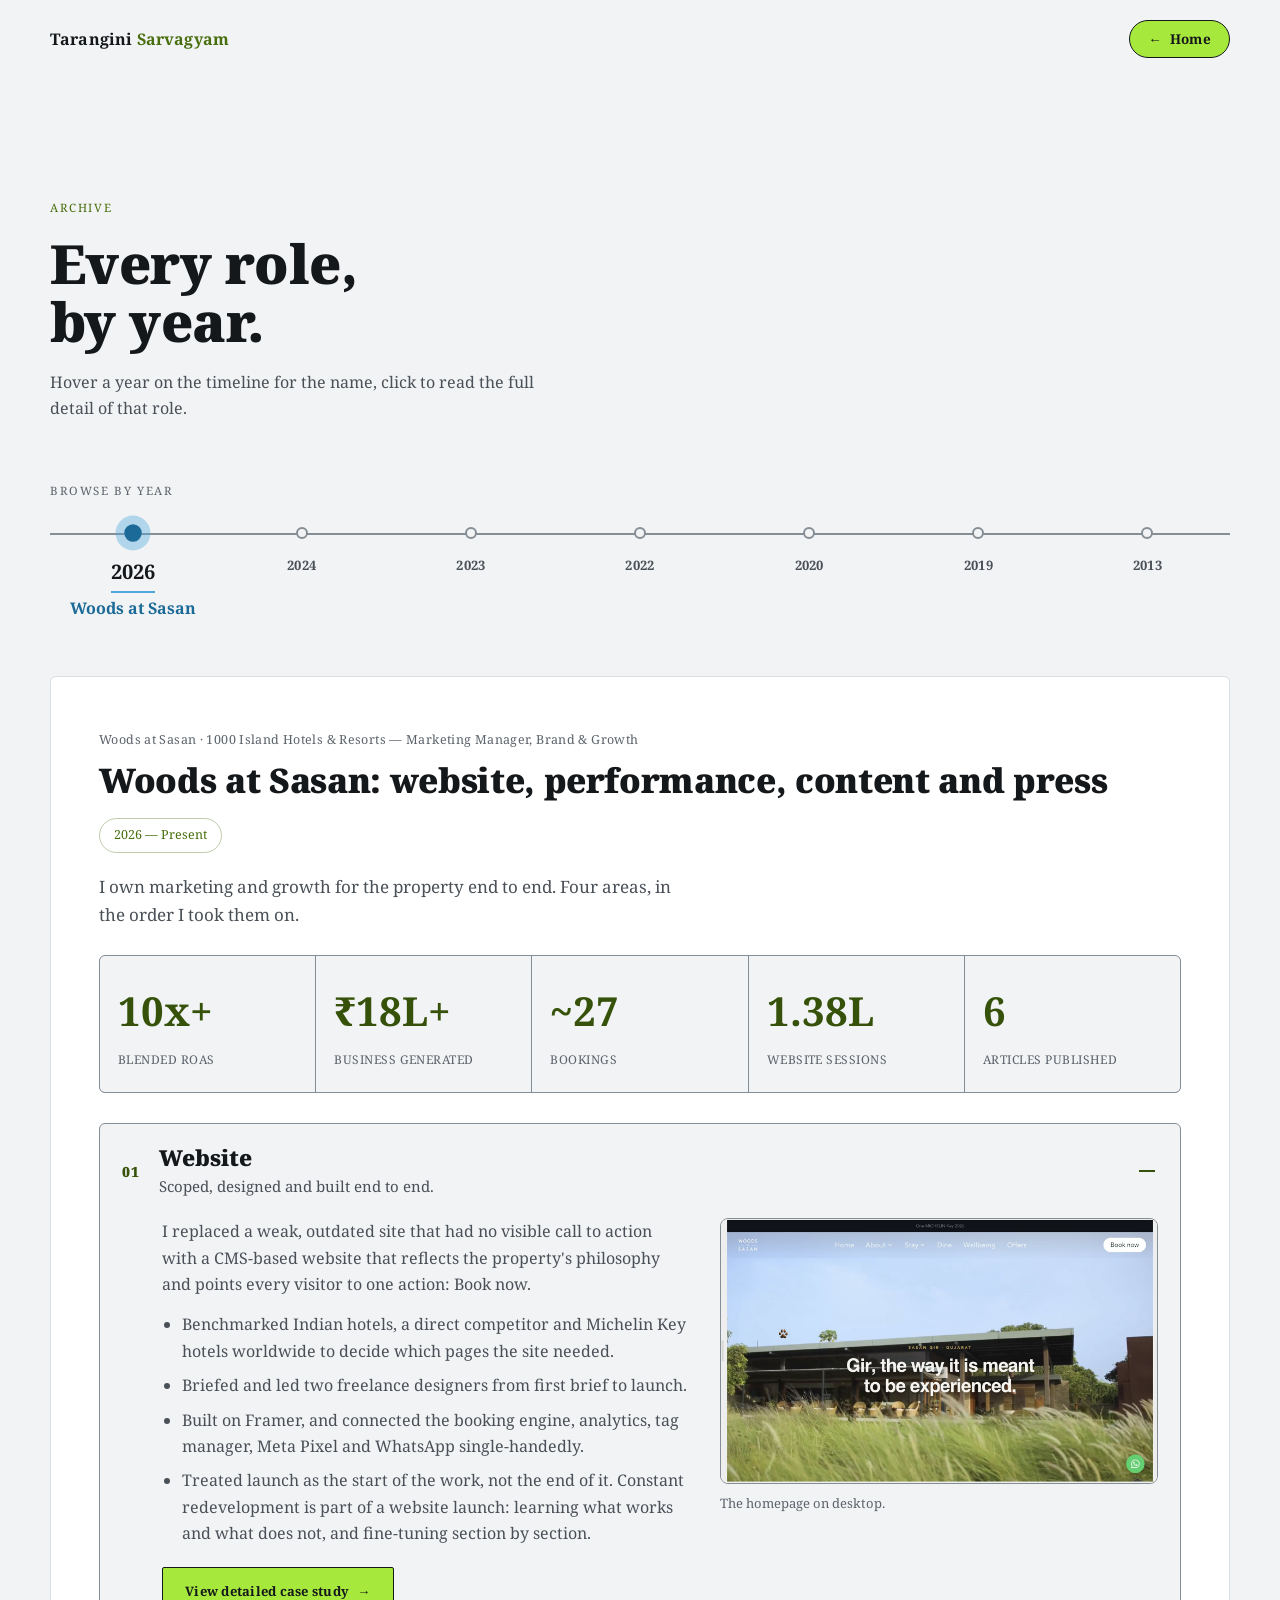
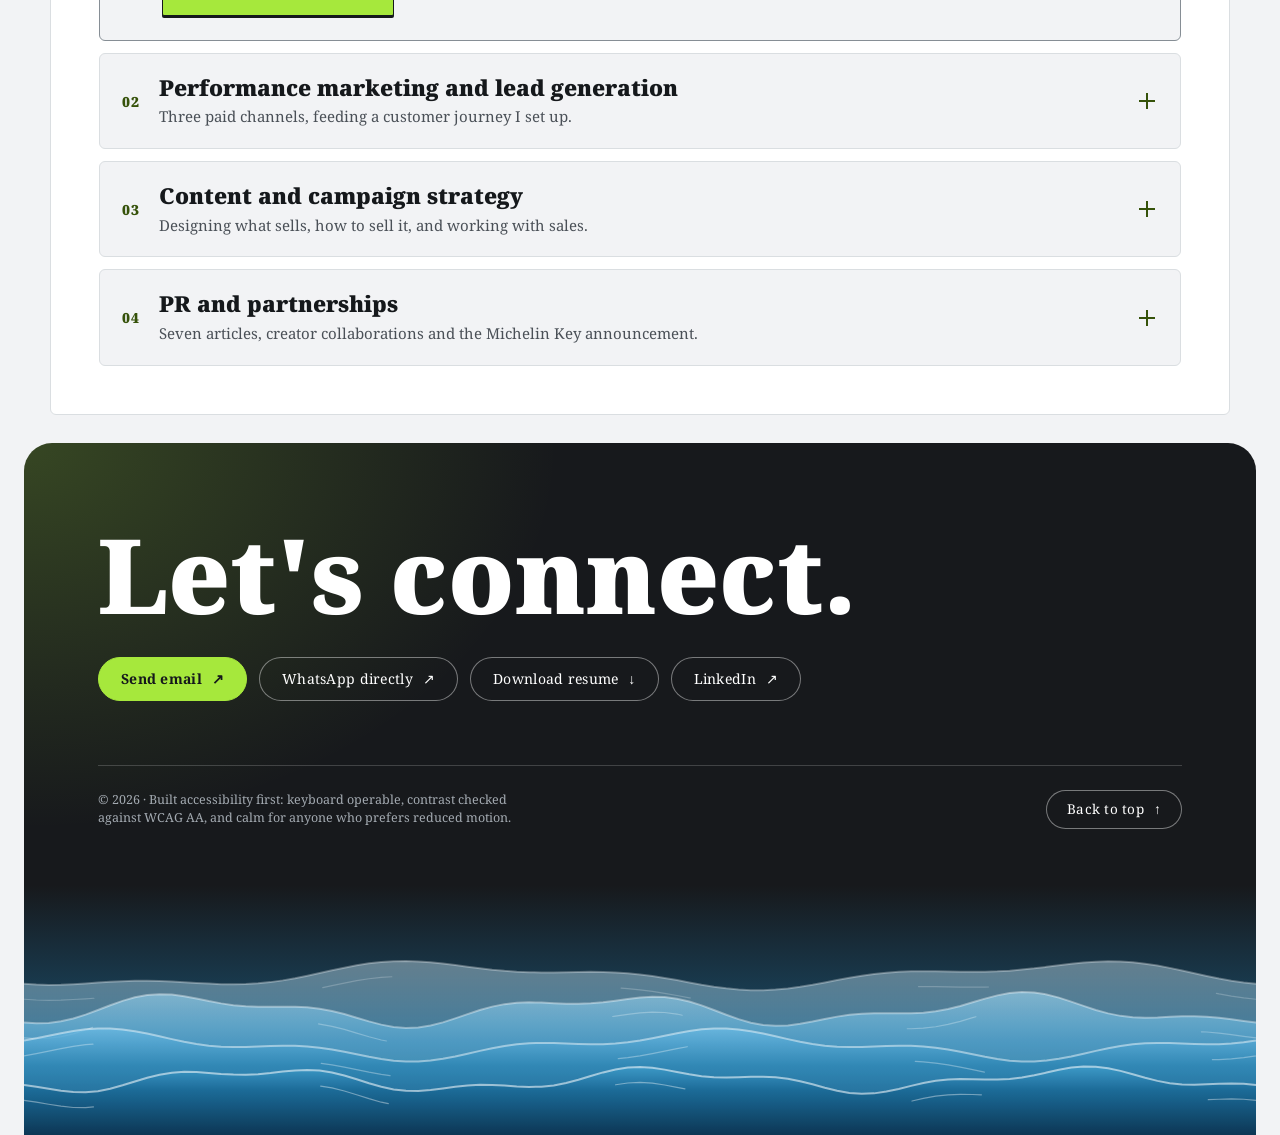
<file: experience.html>
<!doctype html>
<html lang="en">
<head>
<meta charset="utf-8">
<meta name="viewport" content="width=device-width, initial-scale=1, viewport-fit=cover">
<title>Archive — Tarangini Sarvagyam</title>
<meta name="description" content="Every role and case study, year by year — Tarangini Sarvagyam.">
<link rel="preconnect" href="https://fonts.googleapis.com">
<link rel="stylesheet" href="https://fonts.googleapis.com/css2?family=Caveat:wght@500;700&family=Fira+Sans:wght@900&family=PT+Serif:ital,wght@0,400;0,700;1,400;1,700&display=swap">
<link rel="stylesheet" href="https://fonts.googleapis.com/css2?family=Noto+Serif:wght@400;700;900&text=%E2%82%B9&display=swap">
<link rel="stylesheet" href="styles-v59.css">
</head>
<body>

<a class="skip-link" href="#main">Skip to content</a>

<header class="site-header site-header-home">
  <div class="wrap header-row">
    <a href="index.html" class="wordmark">Tarangini <span>Sarvagyam</span></a>
    <a class="archive-btn" href="index.html" aria-label="Home: back to the portfolio"><span aria-hidden="true">←</span> Home</a>
  </div>
</header>


<main id="main">
  <div class="wrap">
    <section class="page-hero" data-reveal>
      <span class="eyebrow">Archive</span>
      <h1>Every role, by year.</h1>
      <p>Hover a year on the timeline for the name, click to read the full detail of that role.</p>
    </section>

    <!-- CAREER TIMELINE -->
    <nav class="timeline-wrap" aria-label="Career timeline" data-reveal>
      <span class="eyebrow muted">Browse by year</span>
      <div class="timeline" data-initial="flagship">
        <button class="timeline-node is-active" type="button" data-panel="flagship" aria-current="step" aria-label="2026 Woods at Sasan, 2026 to present, current role">
          <span class="tl-year">2026</span>
          <span class="tl-brand" aria-hidden="true">Woods at Sasan</span>
        </button>
        <button class="timeline-node" type="button" data-panel="hyfun" aria-label="2024 HyFun Foods, 2024 to present">
          <span class="tl-year">2024</span>
          <span class="tl-brand" aria-hidden="true">HyFun Foods</span>
        </button>
        <button class="timeline-node" type="button" data-panel="ottobock" aria-label="2023 Ottobock, 2023 to 2024">
          <span class="tl-year">2023</span>
          <span class="tl-brand" aria-hidden="true">Ottobock</span>
        </button>
        <button class="timeline-node" type="button" data-panel="glii" aria-label="2022 Glii, 2022 to 2023">
          <span class="tl-year">2022</span>
          <span class="tl-brand" aria-hidden="true">Glii</span>
        </button>
        <button class="timeline-node" type="button" data-panel="ck" aria-label="2020 Charles &amp; Keith, 2020 to 2022, shares a page with Scotch &amp; Soda">
          <span class="tl-year">2020</span>
          <span class="tl-brand" aria-hidden="true">Charles &amp; Keith</span>
        </button>
        <button class="timeline-node" type="button" data-panel="ck" data-alias="ss" aria-label="2019 Scotch &amp; Soda, 2019 to 2020, shares a page with Charles &amp; Keith">
          <span class="tl-year">2019</span>
          <span class="tl-brand" aria-hidden="true">Scotch &amp; Soda</span>
        </button>
        <button class="timeline-node" type="button" data-panel="oberoi" aria-label="2013 Oberoi Hotels &amp; Resorts, 2013 to 2019">
          <span class="tl-year">2013</span>
          <span class="tl-brand" aria-hidden="true">Oberoi Hotels &amp; Resorts</span>
        </button>
      </div>
    </nav>

    <div class="panel-stage">

    <!-- FLAGSHIP CASE STUDY -->
    <section class="case brand-panel ws" id="flagship" data-panel="flagship" data-reveal>
      <div class="case-head">
        <div>
          <span class="case-role">Woods at Sasan · 1000 Island Hotels &amp; Resorts — Marketing Manager, Brand &amp; Growth</span>
          <h2>Woods at Sasan: website, performance, content and press</h2>
        </div>
        <span class="case-dates">2026 — Present</span>
      </div>

      <p class="ws-intro">I own marketing and growth for the property end to end. Four areas, in the order I took them on.</p>

      <div class="ws-metrics" role="group" aria-label="Key results">
        <div class="stat"><b data-count-to="11" data-count-suffix="x+">11x+</b><span>Blended ROAS</span></div>
        <div class="stat"><b data-count-to="20" data-count-prefix="₹" data-count-suffix="L+">₹20L+</b><span>Business generated</span></div>
        <div class="stat"><b data-count-to="30" data-count-prefix="~">~30</b><span>Bookings</span></div>
        <div class="stat"><b data-count-to="1.54" data-count-decimals="2" data-count-suffix="L">1.54L</b><span>Website sessions</span></div>
        <div class="stat"><b data-count-to="7">7</b><span>Articles published</span></div>
      </div>

      <div class="acc" data-acc>

        <!-- 01 WEBSITE -->
        <div class="acc-item is-open">
          <h3 class="acc-h">
            <button type="button" class="acc-btn" id="acc-web-btn" aria-expanded="true" aria-controls="acc-web">
              <span class="acc-num">01</span>
              <span class="acc-title">Website<span class="acc-sum">Scoped, designed and built end to end.</span></span>
              <span class="acc-icon" aria-hidden="true"></span>
            </button>
          </h3>
          <div class="acc-panel" id="acc-web" role="region" aria-labelledby="acc-web-btn">
            <div class="acc-inner">
              <div class="acc-grid">
                <div>
                  <p>I replaced a weak, outdated site that had no visible call to action with a CMS-based website that reflects the property's philosophy and points every visitor to one action: Book now.</p>
                  <ul>
                    <li>Benchmarked Indian hotels, a direct competitor and Michelin Key hotels worldwide to decide which pages the site needed.</li>
                    <li>Briefed and led two freelance designers from first brief to launch.</li>
                    <li>Built on Framer, and connected the booking engine, analytics, tag manager, Meta Pixel and WhatsApp single-handedly.</li>
                    <li>Treated launch as the start of the work, not the end of it. Constant redevelopment is part of a website launch: learning what works and what does not, and fine-tuning section by section.</li>
                  </ul>
                  <a class="btn btn-primary" href="case-woods-at-sasan.html">View detailed case study <span class="btn-arrow" aria-hidden="true">→</span></a>
                </div>
                <figure class="acc-fig">
                  <img src="ws-hero-desktop.jpg" width="1600" height="968" alt="Desktop homepage of Woods at Sasan: a low timber-framed building behind tall grass, the headline 'Gir, the way it is meant to be experienced.' and a Book now button in the navigation.">
                  <figcaption>The homepage on desktop.</figcaption>
                </figure>
              </div>
            </div>
          </div>
        </div>

        <!-- 02 PERFORMANCE -->
        <div class="acc-item">
          <h3 class="acc-h">
            <button type="button" class="acc-btn" id="acc-perf-btn" aria-expanded="false" aria-controls="acc-perf">
              <span class="acc-num">02</span>
              <span class="acc-title">Performance marketing and lead generation<span class="acc-sum">Three paid channels, feeding a customer journey I set up.</span></span>
              <span class="acc-icon" aria-hidden="true"></span>
            </button>
          </h3>
          <div class="acc-panel" id="acc-perf" role="region" aria-labelledby="acc-perf-btn">
            <div class="acc-inner">
              <p>Meta, YouTube and Google Ads ran in parallel, with lookalike audiences to reach new guests and remarketing to bring back visitors who had not booked. Meta and Google both performed as expected, and I kept refining the geographic targeting as the data came in.</p>
              <dl class="acc-facts">
                <div><dt>Channels</dt><dd>Meta, YouTube and Google Ads, run together.</dd></div>
                <div><dt>Google Hotel Center</dt><dd>Integration set up, connecting the property to Google hotel search.</dd></div>
                <div><dt>Audiences</dt><dd>Lookalike and remarketing.</dd></div>
                <div><dt>Lead capture</dt><dd>Direct to WhatsApp, which keeps every enquiry a real conversation.</dd></div>
                <div><dt>Booking engine</dt><dd>Optimized the look and feel of the STAAH booking engine to shape the guest experience and turn visits into bookings.</dd></div>
                <div><dt>Handover</dt><dd>Marketing answers the basic questions and passes the lead to sales. Typical response window: 12 hours. The handover is manual today.</dd></div>
              </dl>
              <div class="flows">
                <div class="flow">
                  <h4>Self-serve path</h4>
                  <ol>
                    <li>Ad</li>
                    <li>Website</li>
                    <li>Book now</li>
                    <li>Booking engine</li>
                    <li class="flow-end">Booking</li>
                  </ol>
                </div>
                <div class="flow">
                  <h4>Enquiry-led path</h4>
                  <ol>
                    <li>Ad</li>
                    <li>Website</li>
                    <li>WhatsApp</li>
                    <li>Marketing filters</li>
                    <li>Sales</li>
                    <li class="flow-end">Booking</li>
                  </ol>
                </div>
              </div>
            </div>
          </div>
        </div>

        <!-- 03 CONTENT AND CAMPAIGNS -->
        <div class="acc-item">
          <h3 class="acc-h">
            <button type="button" class="acc-btn" id="acc-content-btn" aria-expanded="false" aria-controls="acc-content">
              <span class="acc-num">03</span>
              <span class="acc-title">Content and campaign strategy<span class="acc-sum">Designing what sells, how to sell it, and working with sales.</span></span>
              <span class="acc-icon" aria-hidden="true"></span>
            </button>
          </h3>
          <div class="acc-panel" id="acc-content" role="region" aria-labelledby="acc-content-btn">
            <div class="acc-inner">
              <p>I designed the offers themselves, and drew each campaign plan from research on customer psychology: what a guest looks for, weighs up and decides on while browsing rooms. That research, together with my years in hospitality, is where the thinking starts.</p>
              <div class="tag-row" aria-label="Offers designed">
                <span class="tag">Experiences</span>
              </div>
              <h4 class="acc-sub">Working with sales</h4>
              <p>A lead-tracking sheet, conversion tactics and retargeting for lost enquiries, worked out together with the sales team.</p>
              <div class="acc-result"><strong>What it won back.</strong> Lost enquiries were retargeted with alternative dates, which brought the business back on lower-rate stays.</div>
              <div class="acc-shots">
                <figure class="acc-fig">
                  <img src="ws-instagram.jpg" width="1600" height="1000" alt="Instagram profile of Woods at Sasan with 31.2 thousand followers, story highlights for gardens, birds, experiences, lions, regenerative practice and weddings, and a grid of posts that includes a wildlife film, the Michelin Guide announcement and a five-night wellbeing package.">
                  <figcaption>Learning the brand guidelines and carrying them through the content strategy, from the shoot to final execution.</figcaption>
                </figure>
                <figure class="acc-fig acc-fig-tall">
                  <img src="ws-reel.jpg" width="434" height="674" alt="Frame from a reel showing two people's hands meeting, one in a pink and purple saree, with the text 'Sacred Saurashtra Experience.' and a view count of 93.4 thousand.">
                  <figcaption>A reel for the Sacred Saurashtra Experience, 93.4K views.</figcaption>
                </figure>
              </div>
            </div>
          </div>
        </div>

        <!-- 04 PR -->
        <div class="acc-item">
          <h3 class="acc-h">
            <button type="button" class="acc-btn" id="acc-pr-btn" aria-expanded="false" aria-controls="acc-pr">
              <span class="acc-num">04</span>
              <span class="acc-title">PR and partnerships<span class="acc-sum">Seven articles, creator collaborations and the Michelin Key announcement.</span></span>
              <span class="acc-icon" aria-hidden="true"></span>
            </button>
          </h3>
          <div class="acc-panel" id="acc-pr" role="region" aria-labelledby="acc-pr-btn">
            <div class="acc-inner">
              <div class="cs-grid cs-grid-3 acc-cards">
                <div class="cs-card"><span class="cs-tag">Press</span><h4>Seven articles, no PR agency</h4><p>Four were paid placements in leading travel magazines. The rest came as organic coverage across other channels.</p></div>
                <div class="cs-card"><span class="cs-tag">Creators</span><h4>Collaborations from Mumbai and Gujarat</h4><p>Built around monsoon stays and the cultural experiences of the region. The aim was brand awareness.</p></div>
                <div class="cs-card"><span class="cs-tag">Michelin Key</span><h4>The announcement</h4><p>I handle the press release and the internal communication, and keep all communication within the Guide's brand guidelines.</p></div>
              </div>
            </div>
          </div>
        </div>

      </div>
    </section>

    <!-- OTTOBOCK CASE STUDY -->
    <section class="case brand-panel ws ob" id="ottobock" data-panel="ottobock" data-reveal>
      <div class="case-head">
        <div>
          <span class="case-role">Ottobock — Global Marketing Activation</span>
          <h2>Performance, at global scale, without losing inclusion</h2>
        </div>
        <span class="case-dates">2023 — 2024</span>
      </div>

      <div class="ob-hero">
        <figure class="ob-hero-photo">
          <img src="ob-berlin-shape.webp" width="748" height="786" alt="Tarangini in a yellow dress on a wide staircase beneath a vaulted glass roof, looking across at a stair graphic that shows a person with a prosthetic leg standing on a beach. A small German flag sits at the top corner of the photo.">
        </figure>
        <p class="ws-intro">I was stationed in Berlin, Germany, working on Ottobock's global social presence, from the brand template to the performance numbers, and training the regional teams who carried it forward. Ottobock makes prosthetics and orthotics for people with disabilities, so inclusion is part of the product.</p>
      </div>

      <div class="ws-metrics four" role="group" aria-label="Key results">
        <div class="stat"><b data-count-to="78" data-count-suffix="%">78%</b><span>Campaign engagement</span></div>
        <div class="stat"><b data-count-to="31" data-count-suffix="%">31%</b><span>Consumer interactions</span></div>
        <div class="stat"><b data-count-to="11" data-count-suffix="%">11%</b><span>Campaign efficiency</span></div>
        <div class="stat"><b data-count-to="23" data-count-suffix="%">23%</b><span>Asset performance, localized</span></div>
      </div>

      <div class="acc" data-acc>

        <!-- 01 TEMPLATE AND CONTENT -->
        <div class="acc-item">
          <h3 class="acc-h">
            <button type="button" class="acc-btn" id="acc-ob-tpl-btn" aria-expanded="false" aria-controls="acc-ob-tpl">
              <span class="acc-num">01</span>
              <span class="acc-title">Global brand template and content<span class="acc-sum">One template, adapted for more than 40 channels.</span></span>
              <span class="acc-icon" aria-hidden="true"></span>
            </button>
          </h3>
          <div class="acc-panel" id="acc-ob-tpl" role="region" aria-labelledby="acc-ob-tpl-btn">
            <div class="acc-inner">
              <p>My main job was to design campaigns and templates that teams in every country could pick up, replicate and translate with ease. I owned performance-led brand campaigns and the content engine behind them, and the template was the foundation: designed once, then used across the company's global channels.</p>
              <ul>
                <li>Designed the global brand template for social and the campaign templates built on it, made to be replicated and translated.</li>
                <li>Used AI tools to speed up research and development, with a person reviewing every output.</li>
                <li>Set the content strategy, and ran community management and performance management day to day.</li>
                <li>Learned from teammates with lived experience of limb loss, which shaped how I built campaigns.</li>
                <li>Worked in Canva, CapCut, Adobe and Hootsuite.</li>
              </ul>
              <div class="cs-grid cs-grid-3 acc-cards">
                <div class="cs-card"><h4>40+ channels</h4><p>The global brand template, adapted for more than forty channels.</p></div>
                <div class="cs-card"><h4>50K milestone</h4><p>I edited and conceptualized the video that marked it.</p></div>
                <div class="cs-card"><h4>26 letters, A to Z</h4><p>An illustrated alphabet explaining amputee and prosthetic terminology, made with an agency as a template for country teams to reuse and translate.</p></div>
              </div>
              <h4 class="acc-sub">From the A to Z series</h4>
              <div class="ob-tiles">
                <figure><img src="ob-v.jpg" width="400" height="486" alt="A white letter V on navy, drawn as a character looking through a telescope, with red stars around it."></figure>
                <figure><img src="ob-u.jpg" width="400" height="486" alt="A white letter U on pale blue, drawn as a person curled into the letter with arms raised toward small stars."></figure>
                <figure><img src="ob-t.jpg" width="400" height="486" alt="A white letter t on navy, drawn as a character with arms around its head and a red butterfly above."></figure>
              </div>
              <p class="ob-credit">Three of the 26 letters, designed with an agency. The content belongs to Ottobock.</p>
            </div>
          </div>
        </div>

        <!-- 02 LOCALIZATION AND OPTIMIZATION -->
        <div class="acc-item">
          <h3 class="acc-h">
            <button type="button" class="acc-btn" id="acc-ob-loc-btn" aria-expanded="false" aria-controls="acc-ob-loc">
              <span class="acc-num">02</span>
              <span class="acc-title">Localization and optimization<span class="acc-sum">Adapting assets by region, then tuning them on data.</span></span>
              <span class="acc-icon" aria-hidden="true"></span>
            </button>
          </h3>
          <div class="acc-panel" id="acc-ob-loc" role="region" aria-labelledby="acc-ob-loc-btn">
            <div class="acc-inner">
              <p>A global brand has to speak differently in different places. I led the adaptation of content for each market's geography and audience, and used the performance data to decide what to keep.</p>
              <ul>
                <li>Adapted assets geographically and demographically across global markets, which improved asset performance by 23%.</li>
                <li>Ran data-led optimization initiatives that lifted campaign efficiency by 11%.</li>
                <li>Scaled campaign engagement by 78% and consumer interactions by 31% through performance-led activation.</li>
              </ul>
            </div>
          </div>
        </div>

        <!-- 03 TRAINING -->
        <div class="acc-item">
          <h3 class="acc-h">
            <button type="button" class="acc-btn" id="acc-ob-train-btn" aria-expanded="false" aria-controls="acc-ob-train">
              <span class="acc-num">03</span>
              <span class="acc-title">Training and onboarding<span class="acc-sum">Regional teams working in the same tools, the same way.</span></span>
              <span class="acc-icon" aria-hidden="true"></span>
            </button>
          </h3>
          <div class="acc-panel" id="acc-ob-train" role="region" aria-labelledby="acc-ob-train-btn">
            <div class="acc-inner">
              <div class="acc-grid acc-grid-portrait">
                <div>
                  <p>A template only works if the teams using it can use it. I built the internal capability to match, and standardized the tools and content workflows across teams.</p>
                  <ul>
                    <li>Trained Ottobock teams in other regions on Canva and Hootsuite.</li>
                    <li>Taught the geographic and demographic adaptation of assets.</li>
                    <li>Set out the process strategy, and the branding and design rules behind it.</li>
                  </ul>
                </div>
                <figure class="acc-fig">
                  <img src="ob-stand.jpg" width="900" height="1200" alt="Tarangini laughing with three members of the global activation team in front of the Ottobock stand, beneath a large campaign portrait of a smiling woman with a quote about pride in her prosthesis." loading="lazy">
                  <figcaption>With the global activation team at the Ottobock stand.</figcaption>
                </figure>
              </div>
            </div>
          </div>
        </div>

        <!-- 04 THESIS -->
        <div class="acc-item">
          <h3 class="acc-h">
            <button type="button" class="acc-btn" id="acc-ob-thesis-btn" aria-expanded="false" aria-controls="acc-ob-thesis">
              <span class="acc-num">04</span>
              <span class="acc-title">The thesis: why accessibility comes first<span class="acc-sum">An MBA thesis that grew out of this role.</span></span>
              <span class="acc-icon" aria-hidden="true"></span>
            </button>
          </h3>
          <div class="acc-panel" id="acc-ob-thesis" role="region" aria-labelledby="acc-ob-thesis-btn">
            <div class="acc-inner">
              <p>My master's thesis (MBA, International Marketing, with Design Thinking electives) looks at how WCAG guidelines, brand communication and profitability meet in healthcare organizations, with Ottobock as the case study. It establishes the need for a website, and a company, that is accessible and inclusive.</p>
              <p>In short, it argues that accessibility is a responsibility, an expectation and a business advantage at once, and that a healthcare brand should build it into its identity from the start.</p>
              <p class="acc-result">The thesis is built on internal company data and is confidential, so I cannot publish it or its findings. This is a brief description of its subject. I built this portfolio the same way I argue for: text first, operable by keyboard, with contrast checked against WCAG AA.</p>
            </div>
          </div>
        </div>

      </div>
    </section>

    <!-- HYFUN FOODS -->
    <section class="case brand-panel" id="hyfun" data-panel="hyfun" data-reveal>
      <div class="case-head">
        <div>
          <span class="case-role">HyFun Foods — Assistant Manager, Brand &amp; Growth</span>
          <h2>Frozen food for the kitchens that actually use it</h2>
        </div>
        <span class="case-dates">2024 — Present</span>
      </div>
      <div class="hy">
        <p class="cs-lead hy-lead">Frozen food has found its way into kitchens with hungry kids, house parties and unplanned snack hours, and the air fryer made snacking at home feel guilt-free. The brand speaks to Gen Z and working women. My work began with understanding that product and the people who reach for it.</p>

        <div class="cs-stats three" role="group" aria-label="HyFun Foods results">
          <div class="stat"><b data-count-to="160" data-count-suffix="M+">160M+</b><span>Impressions</span></div>
          <div class="stat"><b data-count-to="5" data-count-prefix="₹">₹5</b><span>CPM</span></div>
          <div class="stat"><b data-count-to="5.3" data-count-decimals="1" data-count-suffix="%">5.3%</b><span>Month-over-month audience growth</span></div>
        </div>

        <div class="hy-photos">
          <figure>
            <img src="hyfun-on-set.jpg" width="900" height="1262" alt="Behind the scenes of a food shoot in a bright studio kitchen: a chef in a black jacket presents a plate to camera, with a camera on a tripod and a softbox in the foreground.">
            <figcaption>On set. A food shoot in the studio kitchen.</figcaption>
          </figure>
          <figure>
            <img src="hyfun-prep.jpg" width="900" height="1381" alt="A person in a HyFun polo shirt and hair net setting out green chillies and chilli flakes beside a wok on an induction hob in the studio kitchen.">
            <figcaption>Before the cameras roll. Prepping the set.</figcaption>
          </figure>
        </div>

        <h3 class="cs-subhead">What I did</h3>
        <div class="cs-grid cs-grid-3">
          <div class="cs-card"><h3>Category and positioning</h3><p>Researched frozen food and found the occasions when people reach for it. I turned those occasions into product positioning, packaging narratives and communication strategy, to drive trial and repeat purchase.</p></div>
          <div class="cs-card"><h3>Product innovation</h3><p>Worked in liaison with product managers on consumer-led innovation, together with R&amp;D, supply chain and agency partners, from the first insight through to market launch.</p></div>
          <div class="cs-card"><h3>Integrated campaigns</h3><p>Owned brand communication and campaign execution across channels, scaling reach to 160M+ impressions at a ₹5 CPM.</p></div>
          <div class="cs-card"><h3>Performance marketing on Meta</h3><p>Ran Meta campaigns to build brand awareness, with a Buy now link that takes shoppers directly into the brand catalog on quick-commerce (Qcomm) platforms.</p></div>
          <div class="cs-card"><h3>Qcomm content and performance</h3><p>Ran performance marketing for Qcomm platforms and, with a senior manager on the quick commerce team, developed A+ content: a visual language that explains the product and a relatively new category, and attracts new customers.</p></div>
          <div class="cs-card"><h3>Community and creators</h3><p>Built the community and creator strategy behind a steady 5.3% month-over-month audience growth and stronger adoption of the brand.</p></div>
          <div class="cs-card"><h3>Better content for less</h3><p>Used AI in content creation to bring production costs down, while commissioning high-quality food content from well-known production houses, including The Filter Copy.</p></div>
          <div class="cs-card"><h3>People timed to launches</h3><p>Worked with influencers and actors on campaigns, and timed each one to a product launch as part of the go-to-market plan.</p></div>
          <div class="cs-card cs-card-wide"><h3>Scan &amp; Win, a national campaign</h3>
            <div class="cs-prizes"><p><b>Every day</b>Lucky winners, each eligible for an OTG.</p><p><b>Every month</b>A gold coin.</p></div>
            <p class="cs-mine"><strong>My part.</strong> I worked with the agency, set up a repeatable system for announcing winners, and made sure the prizes reached them.</p>
          </div>
        </div>

        <h3 class="cs-subhead">The mascot</h3>
        <p class="hy-text">We did not want to hire an illustrator and then, eventually, an animator. So my team and I built the brand's mascot with AI.</p>
        <p class="hy-text">It took extensive research, and then training: teaching the tools to deliver the same character, in the same style, every time. It was a team effort, not mine alone, and the mascot now appears across the feed.</p>
        <div class="flows hy-flow">
          <div class="flow">
            <ol aria-label="How the mascot was made">
              <li>Research the character</li>
              <li>Train the tools</li>
              <li class="flow-end">Deliver it consistently</li>
            </ol>
          </div>
        </div>
        <div class="hy-strip" role="group" aria-label="The HyFun mascot in three posts" data-scroll-region>
          <figure>
            <img src="mascot-cricket.jpg" width="387" height="456" alt="The HyFun mascot, a white character with purple sunglasses, a purple hairstyle and a purple jacket, cheering among supporters in blue India cricket shirts, under the line 'Juniors have done it. Over to the big boys.'">
            <figcaption>A match day.</figcaption>
          </figure>
          <figure>
            <img src="mascot-street.jpg" width="388" height="456" alt="The mascot riding a scooter through a bright street market at sunset, holding a burger, under the line 'India's aloo tikki and vada pav rank among the world's top 50 potato dishes'.">
            <figcaption>A news moment.</figcaption>
          </figure>
          <figure>
            <img src="mascot-indiagate.jpg" width="388" height="456" alt="The mascot saluting in front of India Gate, beside a waving Indian flag.">
            <figcaption>A national day.</figcaption>
          </figure>
        </div>

        <h3 class="cs-subhead">Anticipating the moment</h3>
        <p class="hy-text">Part of the job was to see the big events coming, such as festivals and matches, and plan content that gave the audience a reason to buy more units of the pack while the mood was high.</p>
        <div class="tag-row" aria-label="The moments planned for">
          <span class="tag">Food days</span>
          <span class="tag">News moments</span>
          <span class="tag">Product launches</span>
        </div>
        <figure class="hy-feed">
          <img src="hyfun-feed.jpg" width="1600" height="1220" alt="A grid of fifteen HyFun social posts in purple and pink: a festival scene with lanterns and a crescent moon, a cricketer under the line 'Frozen but not fun', a pizza day greeting, the mascot in a supermarket aisle, the mascot among cricket supporters, a hiring post for a Chief Pizza Officer, a news-hook post about aloo tikki and vada pav, the mascot at India Gate, and Puffets product launch posts.">
          <figcaption>The HyFun feed: festivals, matches, national days, food days and launches, with the mascot throughout.</figcaption>
        </figure>

      </div>
    </section>

    <!-- Glii -->
    <section class="case brand-panel ws gl" id="glii" data-panel="glii" data-reveal>
      <div class="case-head">
        <div>
          <span class="case-role">Glii — Marketing &amp; Communications</span>
          <h2>Narrative and identity for an app launch</h2>
        </div>
        <span class="case-dates">2022 — 2023</span>
      </div>

      <div class="gl-hero">
        <figure class="gl-hero-photo">
          <img src="glii-pride-shape.webp" width="458" height="1180" alt="Tarangini in a bright pink T-shirt marching in a pride parade on a city street, smiling with both arms raised and holding up the edge of a very large rainbow flag.">
        </figure>
        <div class="gl-hero-text">
          <p class="ws-intro">Glii is a queer dating app, and I designed its app screens. Beyond the UX, I led its product communication and brand identity through the launch, from the words on the screens to the five marketing channels that carried it, and then worked on bringing people back.</p>
          <p class="ws-intro gl-bio">I came to Glii while exploring my own queer identity, and that shaped the work in three ways. I understood how the community behaves, I had a network to build the brand with, and I had the grounding to lead the sensitization workshops.</p>
        </div>
      </div>

      <div class="ws-metrics three" role="group" aria-label="Key results">
        <div class="stat"><b data-count-to="90" data-count-suffix="+">90+</b><span>User-facing screens designed</span></div>
        <div class="stat"><b data-count-to="5">5</b><span>Marketing channels for launch</span></div>
        <div class="stat"><b data-count-to="6" data-count-suffix="%">6%</b><span>Increase in repeat engagement</span></div>
      </div>

      <div class="acc" data-acc>

        <!-- 01 PRODUCT AND UX -->
        <div class="acc-item is-open">
          <h3 class="acc-h">
            <button type="button" class="acc-btn" id="acc-gl-ux-btn" aria-expanded="true" aria-controls="acc-gl-ux">
              <span class="acc-num">01</span>
              <span class="acc-title">App screen design and UX<span class="acc-sum">I designed more than 90 screens, and the words and flow behind them.</span></span>
              <span class="acc-icon" aria-hidden="true"></span>
            </button>
          </h3>
          <div class="acc-panel" id="acc-gl-ux" role="region" aria-labelledby="acc-gl-ux-btn">
            <div class="acc-inner">
              <p>I designed the app's screens and led the product communication and UX narrative for the launch, so that what a person read on each screen matched what the brand promised.</p>
              <ul>
                <li>Designed more than 90 user-facing screens across the app.</li>
                <li>Worked on mobile app screen strategy and design, and on web strategy and design.</li>
                <li>Researched accessible and inclusive design, and brought it into the screens.</li>
              </ul>
              <p class="acc-sub-lead">I designed Glii queer-first, so that the app feels safer for the community it serves. The safety features include:</p>
              <ul>
                <li>Dates booked at neutral locations, restaurants or cafes, directly through the app. Reservation via Zomato was a feature that did not exist in competing apps.</li>
                <li>An integrated SOS button.</li>
                <li>Several parameters for background screening.</li>
                <li>Flagging of irrelevant profiles.</li>
              </ul>
              <div class="hy-strip gl-modes" role="group" aria-label="Three ways into the Glii app" data-scroll-region>
                <figure>
                  <img src="glii-gswipe.jpg" width="816" height="1662" alt="Two Glii app screens. On the left, the mood question with the gSwipe card, which reads 'Find the perfect date near you'. On the right, a profile with a photo, interests and three action buttons." loading="lazy">
                  <figcaption>gSwipe: find the perfect date near you.</figcaption>
                </figure>
                <figure>
                  <img src="glii-gpride.jpg" width="620" height="1474" alt="Two Glii app screens. On the left, the mood question with the gPride card, which reads 'Find queer partners and paint the town rainbow'. On the right, a profile with photos and colorful prompt cards." loading="lazy">
                  <figcaption>gPride: find queer partners and paint the town rainbow.</figcaption>
                </figure>
                <figure>
                  <img src="glii-gblind.jpg" width="1140" height="2152" alt="Two Glii app screens. On the left, the mood question with the gBlind card, which reads 'Blind dates are back'. On the right, a blurred profile photo with a date time, venue and interests." loading="lazy">
                  <figcaption>gBlind: blind dates are back.</figcaption>
                </figure>
              </div>
            </div>
          </div>
        </div>

        <!-- 02 BRAND AND LAUNCH -->
        <div class="acc-item">
          <h3 class="acc-h">
            <button type="button" class="acc-btn" id="acc-gl-brand-btn" aria-expanded="false" aria-controls="acc-gl-brand">
              <span class="acc-num">02</span>
              <span class="acc-title">Brand identity and launch communication<span class="acc-sum">One identity across the app and five channels.</span></span>
              <span class="acc-icon" aria-hidden="true"></span>
            </button>
          </h3>
          <div class="acc-panel" id="acc-gl-brand" role="region" aria-labelledby="acc-gl-brand-btn">
            <div class="acc-inner">
              <p>I owned the development of the brand identity and led the launch communication, across the app ecosystem and five marketing channels.</p>
              <ul>
                <li>Brand design, from the identity to the creatives that carried it.</li>
                <li>Brand collaborations that put the app in front of new audiences.</li>
                <li>Communications and strategy for the launch.</li>
              </ul>
              <figure class="gl-creatives">
                <div class="gl-creatives-row">
                  <img src="glii-contest.jpg" width="574" height="574" alt="A teal Glii post for the Perfect First Date contest: two hands clink beer bottles under the headline, with a swipe-to-know-more prompt." loading="lazy">
                  <img src="glii-creatives.jpg" width="1556" height="666" alt="Three Glii launch posts on a black panel: a yellow card explaining the app, a close-up of a pink tongue marked with the hashtag IFYKYK, and a teal card reading 'India's safest and finest LGBTQ dating app'." loading="lazy">
                </div>
                <figcaption>Launch creatives, including the Perfect First Date contest.</figcaption>
              </figure>
            </div>
          </div>
        </div>

        <!-- 03 ADOPTION AND RETENTION -->
        <div class="acc-item">
          <h3 class="acc-h">
            <button type="button" class="acc-btn" id="acc-gl-ret-btn" aria-expanded="false" aria-controls="acc-gl-ret">
              <span class="acc-num">03</span>
              <span class="acc-title">Adoption and retention<span class="acc-sum">Repeat engagement up by 6%.</span></span>
              <span class="acc-icon" aria-hidden="true"></span>
            </button>
          </h3>
          <div class="acc-panel" id="acc-gl-ret" role="region" aria-labelledby="acc-gl-ret-btn">
            <div class="acc-inner">
              <p>Once the app was out, I drove the strategy for getting people to adopt it and to keep coming back. Repeat engagement rose by 6%.</p>
            </div>
          </div>
        </div>

        <!-- 04 SENSITIZATION -->
        <div class="acc-item">
          <h3 class="acc-h">
            <button type="button" class="acc-btn" id="acc-gl-sens-btn" aria-expanded="false" aria-controls="acc-gl-sens">
              <span class="acc-num">04</span>
              <span class="acc-title">Sensitization workshops<span class="acc-sum">Inclusive brand perception, built with partners.</span></span>
              <span class="acc-icon" aria-hidden="true"></span>
            </button>
          </h3>
          <div class="acc-panel" id="acc-gl-sens" role="region" aria-labelledby="acc-gl-sens-btn">
            <div class="acc-inner">
              <p>I led sensitization workshops to strengthen how inclusive the brand was seen to be, and to build engagement with the stakeholders around it.</p>
            </div>
          </div>
        </div>

      </div>
    </section>

    <!-- CHARLES & KEITH + SCOTCH & SODA (shared panel) -->
    <section class="case brand-panel rt" id="ck" data-panel="ck" data-reveal>
      <div class="case-head">
        <div>
          <span class="case-role">Charles &amp; Keith and Scotch &amp; Soda — Store Manager</span>
          <h2>Retail leadership, from the shop floor to WhatsApp</h2>
        </div>
        <span class="case-dates">2019 — 2022</span>
      </div>

      <p class="ws-intro rt-intro">I was Store Manager at Scotch &amp; Soda from 2019 to 2020 and at Charles &amp; Keith from 2020 to 2022. The two stints overlap, so they share this page.</p>

      <div class="rt-brand" id="ss">
        <h3 class="rt-title">Scotch &amp; Soda, Palladium Mumbai</h3>
        <p class="rt-sub">2019 — 2020 · Store Manager</p>
        <div class="rt-two">
          <ul class="rt-list" aria-label="Scotch and Soda responsibilities">
            <li>Amsterdam couture apparel</li>
            <li>Celebrity styling</li>
            <li>Visual merchandising</li>
            <li>Inventory management</li>
            <li>Category management</li>
            <li>Merchandising</li>
            <li>Training &amp; development</li>
          </ul>
          <div class="cs-grid cs-grid-1">
            <div class="cs-card"><h3>Through the pandemic</h3><p>Led assisted-selling and digital adoption initiatives through COVID, driving a 14% increase in daily sales.</p></div>
            <div class="cs-card"><h3>National growth</h3><p>Drove 17% national growth by improving cross-selling and CRM use.</p></div>
            <div class="cs-card"><h3>Brand experience</h3><p>Maintained 96%+ mystery-audit scores, holding the line on brand experience under pressure.</p></div>
          </div>
        </div>
      </div>

      <div class="rt-brand">
        <h3 class="rt-title">Charles &amp; Keith, India</h3>
        <p class="rt-sub">2020 — 2022 · Store Manager · WhatsApp Business, home shopping</p>
        <div class="rt-two rt-two-flow">
          <div class="flows rt-flows">
            <div class="flow flow-v">
              <h4>How a home-shopping sale ran</h4>
              <ol aria-label="Home shopping steps">
                <li>Send, broadcast message to database</li>
                <li>Enquire location of customer</li>
                <li>Assign to employee in said region</li>
                <li>Employee connects with customer</li>
                <li>Enquire category: bag, shoes, misc</li>
                <li>Use saved replies and brochures</li>
              </ol>
              <div class="flow-fork">
                <ol aria-label="If the customer says yes">
                  <li>Yes</li>
                  <li class="flow-end">Complete sale, no contact delivery</li>
                </ol>
                <ol aria-label="If the customer says no">
                  <li>No</li>
                  <li>Connect again, using refreshed catalogs</li>
                </ol>
              </div>
            </div>
          </div>
          <div class="rt-side">
            <div class="rt-bubble">
              <p class="rt-q">What home shopping means</p>
              <p>Shopping carried out from one's own home by ordering products shared via WhatsApp. Complete size and fit check is provided with a no contact experience. Perfect for celebrities!</p>
            </div>
            <div class="cs-grid cs-grid-1">
              <div class="cs-card"><h3>Loyalty</h3><p>Grew the loyal customer base by 14% through an improved in-store experience.</p></div>
              <div class="cs-card"><h3>Stylist partnerships</h3><p>Led stylist partnerships to scale brand visibility and strengthen PR-led market presence.</p></div>
              <div class="cs-card"><h3>Sales growth</h3><p>Drove strong monthly sales growth, leading to expanded display stock and style approvals.</p></div>
            </div>
          </div>
        </div>

        <p class="rt-note-title">Monthly average, home shopping</p>
        <div class="ws-metrics five" role="group" aria-label="Monthly average, home shopping">
          <div class="stat"><b>6,52,000</b><span>Sale</span></div>
          <div class="stat"><b>47</b><span>Units</span></div>
          <div class="stat"><b>13872</b><span>AUV</span></div>
          <div class="stat"><b>92%</b><span>NPS</span></div>
          <div class="stat"><b>11,542</b><span>ATV</span></div>
        </div>
      </div>
    </section>

    <!-- OBEROI HOTELS & RESORTS -->
    <section class="case brand-panel ws oc" id="oberoi" data-panel="oberoi" data-reveal>
      <div class="case-head">
        <div>
          <span class="case-role">Oberoi Hotels &amp; Resorts — Operations Manager</span>
          <h2>Where hospitality operations met brand experience</h2>
        </div>
        <span class="case-dates">2013 — 2019</span>
      </div>

      <p class="oc-story">I started as an assistant stewardess and <span>grew through the ranks.</span></p>
      <p class="ws-intro oc-intro">I joined Oberoi in 2013, the year I finished my B.Sc. in Hospitality Management at I.H.M. Hyderabad. My time with Oberoi spans a little over six years. It honed my passion for customer service excellence and food &amp; beverage.</p>

      <div class="oc-feature">
        <figure class="oc-photo">
          <img src="ocld-group.webp" width="880" height="591" alt="A group of hospitality trainees and two men in grey suits posing in a courtyard under a tree. Most wear green uniforms and several hold framed certificates." loading="lazy">
          <figcaption>From my time at OCLD.</figcaption>
        </figure>
        <div class="oc-highlight">
          <span class="oc-kicker">The highlight</span>
          <h3 class="oc-title"><span>A fully paid scholarship to OCLD</span></h3>
          <p>OCLD is the Oberoi Centre of Learning and Development, one of the best hospitality schools. I was awarded an all-paid scholarship there, studied from 2016 to 2018, and I am an alum.</p>
          <p class="oc-fine">Post Graduate Diploma, O.C.L.D. New Delhi, 2018.</p>
        </div>
      </div>

      <h3 class="oc-sub">The climb</h3>
      <ol class="oc-steps" aria-label="Where the six years took me, 2013 to 2019">
        <li><span class="oc-yr">2013 · Mumbai</span><b>Assistant stewardess</b></li>
        <li><b>Udaipur</b></li>
        <li><b>Bengaluru, Gurgaon, Hyderabad, Kolkata</b></li>
        <li class="oc-top"><span class="oc-yr">2019 · Mumbai</span><b>Operations Manager</b></li>
      </ol>

      <div class="oc-star">
        <svg class="oc-star-icon" viewBox="0 0 64 64" aria-hidden="true" focusable="false"><path d="M32 5 C34 16 37 22 40 26 C46 28 54 28 60 27 C54 32 49 36 47 41 C48 48 50 54 53 59 C46 55 40 52 32 51 C25 52 18 55 11 59 C14 54 16 48 17 41 C14 36 9 32 4 27 C10 28 18 28 24 26 C27 22 30 16 32 5 Z" fill="#a6e83c" stroke="#15181b" stroke-width="2.6" stroke-linejoin="round" stroke-linecap="round"/></svg>
        <div>
          <h3 class="oc-sub">Michelin-star kitchens</h3>
          <p>I served at Ziya, a Michelin-star chef restaurant.</p>
          <p>I also hosted special dining events with Michelin-star chefs, enhancing the brand's premium feel and footfall during key seasons.</p>
        </div>
      </div>

      <div class="ws-metrics three" role="group" aria-label="Oberoi in numbers">
        <div class="stat"><b data-count-to="6" data-count-suffix="+">6+</b><span>Food and beverage outlets managed and operated, with oversight of day-to-day operations</span></div>
        <div class="stat"><b data-count-to="90" data-count-prefix="&gt;" data-count-suffix="%">&gt;90%</b><span>Net Promoter Score, driven by exceptional hospitality and personalized brand experiences</span></div>
        <div class="stat"><b data-count-to="6" data-count-suffix="+">6+</b><span>Years with Oberoi, from assistant stewardess to Operations Manager</span></div>
      </div>

      <h3 class="oc-sub">Along the way</h3>
      <ul class="rt-list oc-list" aria-label="Responsibilities at Oberoi">
        <li>Oversaw Net Promoter Score</li>
        <li>Guest relations</li>
        <li>Menu engineering and design</li>
        <li>Facilitated people management</li>
        <li>Designed guest experiences</li>
        <li>Organized and managed Wine Summit</li>
        <li>Managed events, social &amp; corporate</li>
      </ul>

      <div class="oc-close">
        <p>It was the stepping stone into the world of branding, public relations and training and development.</p>
      </div>
    </section>

    </div>
  </div>

  <footer class="site-footer">
    <div class="wrap">
      <div class="footer-cta">
        <p class="footer-big">Let's connect.</p>
        <div class="footer-actions">
          <a class="footer-pill footer-pill-solid" href="https://mail.google.com/mail/?view=cm&amp;fs=1&amp;to=tarangini.1992@gmail.com" target="_blank" rel="noopener" aria-label="Send email (opens Gmail in a new tab)">Send email <span aria-hidden="true">↗</span></a>
          <a class="footer-pill" href="https://wa.me/919998915152" target="_blank" rel="noopener" aria-label="WhatsApp directly (opens in a new tab)">WhatsApp directly <span aria-hidden="true">↗</span></a>
          <a class="footer-pill" href="tarangini-sarvagyam-resume.pdf" target="_blank" rel="noopener">Download resume <span aria-hidden="true">↓</span></a>
          <a class="footer-pill" href="https://www.linkedin.com/in/tarangini-sarvagyam-b781294b/" target="_blank" rel="noopener" aria-label="LinkedIn (opens in a new tab)">LinkedIn <span aria-hidden="true">↗</span></a>
        </div>
      </div>
      <div class="footer-links">
        <p class="footer-meta">© 2026 · Built accessibility first: keyboard operable, contrast checked against WCAG AA, and calm for anyone who prefers reduced motion.</p>
        <a class="footer-pill footer-top" href="#" data-back-to-top>Back to top <span aria-hidden="true">↑</span></a>
      </div>
    </div>
    <div class="river-wrap">
      <div class="river" data-river aria-hidden="true"></div>
    </div>
  </footer>
</main>

<script src="script-v44.js"></script>
</body>
</html>
</file>
<file: styles-v59.css>
/* ============================================================
   Tarangini Sarvagyam — Portfolio
   Direction: "Midnight Growth" — dark, dashboard-adjacent, editorial
   Single committed theme (brand identity, not OS-adaptive)
   ============================================================ */

:root{
  /* PALETTE: four families only. Lime #A6E83C (hero) with tints and shades at hue 83; river blue #4FA9D9 with tints and shades; ink #15181B; greys at hue 210. */
  /* ---- palette: green, white and grey. Nothing else. ----
     Lime is a fill and a glow (gradients, highlights, dots) and never small
     text on a light surface. Deep green carries text and strong fills.
     Greys do the rest. Contrast checked against WCAG 2.1:
       text #15181b       16.1:1 on grey page, 17.8:1 on white
       text-soft #4a5057   7.3:1 / 8.2:1
       text-faint #5c636b  5.5:1 / 6.1:1
       accent #486e0d      5.7:1 / 6.3:1 (text and links)
       accent-strong #36520a  7.5:1 on grey, white text on it 8.3:1
       lime #A6E83C with ink #15181b text 12.1:1
     On the dark band: white 17.6:1, soft 11.6:1, faint 7.5:1, lime 11.9:1. */
  --white:#FFFFFF;
  --ink:#15181b;
  --grey-page:#f2f3f5;
  --grey-line:#dadee1;
  --grey-mid:#868e95;
  --lime:#A6E83C;
  --lime-soft:#e0f7bb;
  --green:#486e0d;
  --green-deep:#36520a;
  --charcoal:#17191c;
  /* river blue: the one cool accent, taken from the footer river. Fills and glows, plus deep blue for text and strong fills. */
  --river:#4FA9D9;
  --river-light:#DCEFFA;
  --river-deep:#1B6A97;
  --sweep:var(--river-deep);   /* the colour that washes across a button on hover */

  --text:var(--ink);
  --text-soft:#4a5057;
  --text-faint:#5c636b;

  --line:var(--grey-line);
  --line-strong:var(--grey-mid);   /* 3.0:1 on the grey page, 3.4:1 on white, for control and card boundaries */

  --on-dark-text:var(--white);
  --on-dark-soft:#cdd2d7;
  --on-dark-faint:#a3aab1;
  --on-dark-line:rgba(255,255,255,0.18);
  --on-dark-line-strong:rgba(255,255,255,0.42);

  --bg:var(--grey-page);
  --surface:var(--white);
  --accent:var(--green);
  --accent-strong:var(--green-deep);
  --accent-2:var(--lime);
  --accent-dim:rgba(72,110,13,0.35);
  --accent-soft:rgba(166,232,60,0.16);
  --accent-2-soft:rgba(166,232,60,0.18);
  --on-accent-strong:var(--white);   /* text color for anything filled with --accent-strong */

  /* Two typefaces: a black-weight grotesque for headline-scale statement
     moments (the hero name, the philosophy line, page mastheads, nav links,
     buttons, labels, stat numbers) — heavy strokes read clearly even at
     small sizes, unlike the earlier thin display face — and a serif for
     comfortable reading at body sizes (paragraphs, case-study text, the
     Ottobock quote). */
  --font-display:'Noto Serif', 'Fira Sans', -apple-system, 'Segoe UI', sans-serif;  /* Noto Serif is a rupee-only subset, listed first so the rupee sign never falls to another font */
  --font-hand:'Caveat','Segoe Print','Bradley Hand','Comic Sans MS',cursive;
  --font-body:'Noto Serif', 'PT Serif', Georgia, serif;  /* rupee-only subset first: every other character falls through to PT Serif */

  --container:1180px;
  --gutter:24px;

  color-scheme: light;
}

/* The dark "bookend" band, the nav overlay and the footer, is charcoal grey
   with lime as its one accent. */
.nav-overlay, footer.site-footer{
  --bg:var(--charcoal);
  --text:var(--on-dark-text);
  --text-soft:var(--on-dark-soft);
  --text-faint:var(--on-dark-faint);
  --accent:var(--lime);
  --accent-strong:var(--lime);
  --accent-dim:var(--lime);
  --accent-soft:rgba(166,232,60,0.14);
  --on-accent-strong:var(--ink);
  --sweep:var(--river-light);
  --line:var(--on-dark-line);
  --line-strong:var(--on-dark-line-strong);
  background:var(--bg);
  color:var(--text);
}

*, *::before, *::after{ box-sizing:border-box; }

html{ background:var(--bg); }

body{
  margin:0;
  background:var(--bg);
  color:var(--text);
  font-family:var(--font-body);
  font-size:16px;
  line-height:1.65;
  -webkit-font-smoothing:antialiased;
  padding-inline:var(--gutter);
}

img{ max-width:100%; display:block; }

a{ color:inherit; text-decoration:none; }

.visually-hidden{
  position:absolute !important;
  width:1px; height:1px;
  padding:0; margin:-1px;
  overflow:hidden;
  clip:rect(0,0,0,0);
  white-space:nowrap;
  border:0;
}

.skip-link{
  position:fixed; top:-60px; left:16px; z-index:200;
  background:var(--lime); color:var(--ink);
  font-family:var(--font-body); font-size:13px; font-weight:700;
  padding:10px 16px; border-radius:2px;
  transition:top .15s ease;
}
.skip-link:focus{ top:16px; }

:focus-visible{
  outline:2px solid var(--accent);
  outline-offset:3px;
  border-radius:2px;
}

@media (prefers-reduced-motion: reduce){
  *, *::before, *::after{
    animation-duration:0.001ms !important;
    animation-iteration-count:1 !important;
    transition-duration:0.001ms !important;
    scroll-behavior:auto !important;
  }
}

/* ---------- layout helpers ---------- */
.wrap{
  max-width:var(--container);
  margin-inline:auto;
}

.eyebrow{
  font-family:var(--font-body);
  font-size:11.5px;
  letter-spacing:0.14em;
  text-transform:uppercase;
  color:var(--accent);
}
.eyebrow.muted{ color:var(--text-faint); }

h1,h2,h3,h4{
  line-height:1.08;
  letter-spacing:-0.01em;
  margin:0;
  text-wrap:balance;
  color:var(--text);
}
/* h1/h2 carry the thin display slab — reserved for genuinely large
   headlines, where a 100-weight face stays legible and reads as elegant
   rather than as a legibility problem. h3/h4 stay in the grotesque at a
   solid weight, since they show up at card/label sizes where a thin face
   would work against readability. */
h1,h2{ font-family:var(--font-display); font-weight:900; }
h3,h4{ font-family:var(--font-body); font-weight:700; }

.section{
  padding-block:88px;
  border-top:1px solid var(--line-soft);
}
.section:first-of-type{ border-top:none; }
.section.alt{ background:linear-gradient(180deg, var(--white) 0%, #effbdc 100%); margin-inline:calc(var(--gutter) * -1); padding-inline:var(--gutter); }
.section.alt .wrap{ }

@media (max-width:640px){
  .section{ padding-block:64px; }
}

.section-head{ max-width:640px; margin-bottom:60px; }
.section-head .eyebrow{ display:block; margin-bottom:12px; }
.section-head h2{ font-size:clamp(26px,4vw,38px); }
.section-head p{ color:var(--text-soft); margin-top:14px; max-width:56ch; }

/* ---------- buttons ---------- */
.btn{
  display:inline-flex; align-items:center; gap:8px;
  font-family:var(--font-body); font-size:13px; font-weight:700;
  letter-spacing:0.02em;
  padding:13px 22px;
  border-radius:2px;
  border:1px solid transparent;
  cursor:pointer;
  transition:transform .15s ease, background .15s ease, border-color .15s ease;
}
.btn-primary{
  --sweep:var(--river-light);
  background-color:var(--lime); color:var(--ink); border-color:var(--ink);
  background-image:linear-gradient(var(--sweep),var(--sweep)); background-repeat:no-repeat; background-size:0% 100%;
  transition:background-size .5s cubic-bezier(.2,.8,.2,1), transform .15s ease, border-color .15s ease, color .2s ease;
}
.btn-primary:hover, .btn-primary:focus-visible{ background-size:100% 100%; transform:translateY(-1px); }
.btn-ghost{
  border-color:var(--line-strong); color:var(--text);
  background-image:linear-gradient(var(--river-light),var(--river-light)); background-repeat:no-repeat; background-size:0% 100%;
  transition:background-size .5s cubic-bezier(.2,.8,.2,1), transform .15s ease, border-color .2s ease, color .2s ease;
}
.btn-ghost:hover, .btn-ghost:focus-visible{ background-size:100% 100%; border-color:var(--river-deep); color:var(--ink); }
.btn-arrow{ transition:transform .15s ease; }
.btn:hover .btn-arrow{ transform:translateX(3px); }

/* ============================================================
   HEADER / NAV
   ============================================================ */
header.site-header{
  position:sticky; top:0; z-index:100;
  padding-block:20px;
  background:linear-gradient(var(--bg) 60%, transparent);
}
.header-row{
  display:flex; align-items:center; justify-content:space-between;
}
.wordmark{
  font-family:var(--font-body); font-weight:700; font-size:16px;
  letter-spacing:0.01em;
}
.wordmark span{ color:var(--accent); }

.hamburger{
  background:none; border:1px solid var(--line-strong);
  border-radius:2px;
  width:46px; height:46px;
  display:flex; align-items:center; justify-content:center;
  cursor:pointer;
}
.hamburger:hover{ border-color:var(--river-deep); }
.hamburger .bars{ position:relative; width:18px; height:12px; }
.hamburger .bars span{
  position:absolute; left:0; width:100%; height:1.5px; background:var(--text);
  transition:transform .2s ease, opacity .2s ease, top .2s ease;
}
.hamburger .bars span:nth-child(1){ top:0; }
.hamburger .bars span:nth-child(2){ top:5.5px; }
.hamburger .bars span:nth-child(3){ top:11px; }
.hamburger[aria-expanded="true"] .bars span:nth-child(1){ top:5.5px; transform:rotate(45deg); }
.hamburger[aria-expanded="true"] .bars span:nth-child(2){ opacity:0; }
.hamburger[aria-expanded="true"] .bars span:nth-child(3){ top:5.5px; transform:rotate(-45deg); }

.nav-overlay{
  position:fixed; inset:0; z-index:150;
  background:rgba(23,25,28,0.98);
  backdrop-filter:blur(6px);
  display:flex; flex-direction:column;
  justify-content:space-between;
  padding:24px;
  opacity:0; visibility:hidden;
  transition:opacity .25s ease;
}
.nav-overlay.is-open{ opacity:1; visibility:visible; }
.nav-overlay-top{ display:flex; justify-content:flex-end; }
.nav-links{
  list-style:none; margin:0; padding:0;
  display:flex; flex-direction:column; gap:6px;
  flex:1; justify-content:center;
}
.nav-links a{
  font-family:var(--font-display); font-weight:900;
  font-size:clamp(28px,6.4vw,48px);
  color:var(--text-soft);
  padding-block:8px;
  display:inline-block;
  transition:color .15s ease;
}
.nav-links a:hover, .nav-links a.is-current{ color:var(--accent); }
.nav-links .nl-num{
  font-family:var(--font-body); font-size:13px; color:var(--text-faint);
  margin-right:14px; vertical-align:middle;
}

.nav-social{
  display:flex; flex-wrap:wrap; gap:20px; align-items:center;
  padding-top:24px; border-top:1px solid var(--line);
}
.nav-social a{
  display:flex; align-items:center; gap:8px;
  font-family:var(--font-body); font-size:13px; letter-spacing:0.03em;
  color:var(--text-soft);
}
.nav-social a:hover{ color:var(--accent); }
.nav-social svg{ width:20px; height:20px; }
.muted-note{ color:var(--text-faint); }

/* ============================================================
   HERO
   ============================================================ */
.hero{
  position:relative; overflow:hidden;
  display:grid; grid-template-columns:minmax(260px,330px) 1fr; gap:72px;
  align-items:end; text-align:left;
  margin-top:24px; padding:72px 64px 0 0;
  border-radius:28px;
  /* the lime glow: saturated at the top, melting into white, with a soft white bloom behind the photo */
  background:
    radial-gradient(50% 50% at 90% 96%, rgba(79,169,217,0.22) 0%, rgba(79,169,217,0) 72%),
    radial-gradient(60% 55% at 18% 88%, rgba(255,255,255,0.9) 0%, rgba(255,255,255,0) 70%),
    linear-gradient(180deg, #A6E83C 0%, #caf18a 32%, #e4f8c4 62%, #f4fce8 86%, #FFFFFF 100%);
  border:1px solid rgba(21,24,27,0.08);
}
.hero-photo{ position:relative; margin:0; align-self:end; line-height:0; }
.hero-photo img{ width:100%; height:auto; display:block; }
.hero-copy{ align-self:center; padding-bottom:80px; }
.hero .btn-ghost{ border-color:var(--ink); }
.hero-copy .eyebrow{ display:block; margin-bottom:16px; }
.hero-name{
  font-size:clamp(34px,5vw,62px);
  line-height:1.05;
  max-width:none;
}
.hero-title{
  margin-top:14px;
  font-family:var(--font-body); font-weight:700; font-size:13px; letter-spacing:0.07em; text-transform:uppercase;
  color:var(--text-soft);
}
.hero-divider{
  width:56px; height:2px; background:var(--accent); border:none;
  margin:30px 0 26px;
}
.hero-philosophy{
  font-family:var(--font-display); font-weight:900;
  font-size:clamp(22px,3vw,34px);
  line-height:1.3; max-width:30ch;
  color:var(--text);
  margin:0;
}
.cta-actions{ display:flex; gap:14px; flex-wrap:wrap; margin-top:36px; }

@media (max-width:820px){
  .hero{ grid-template-columns:1fr; gap:24px; padding:44px 0 0; border-radius:22px; }
  .hero-copy{ padding:0 24px; }
  .hero-photo{ order:2; width:min(300px,82%); margin-inline:0; }
}

/* ============================================================
   INTRO
   ============================================================ */
.intro-grid{
  display:grid; grid-template-columns:0.9fr 1.1fr; gap:56px;
}
.intro-lead{
  font-family:var(--font-display); font-weight:900;
  font-size:clamp(20px,2.7vw,28px);
  color:var(--text);
  line-height:1.32;
}
.intro-body p{ color:var(--text-soft); margin:0 0 16px; max-width:58ch; }
.intro-body p:last-child{ margin-bottom:0; }
@media (max-width:820px){
  .intro-grid{ grid-template-columns:1fr; gap:28px; }
}

/* ============================================================
   FLAGSHIP HIGHLIGHT (home teaser)
   ============================================================ */
.flagship{
  background:var(--surface);
  border:1px solid var(--line);
  border-radius:6px;
  padding:48px;
  display:grid; grid-template-columns:1.2fr 1fr; gap:40px;
}
@media (max-width:820px){
  .flagship{ grid-template-columns:1fr; padding:28px; }
}
.flagship h3, .flagship h2{ font-size:clamp(24px,3.2vw,34px); margin-top:14px; max-width:20ch; }
.flagship p{ color:var(--text-soft); margin-top:16px; max-width:52ch; }
.flagship .btn{ margin-top:26px; }
.flagship-stats{
  display:grid; grid-template-columns:1fr 1fr; gap:24px;
  align-content:center;
}
.stat b{
  display:block; font-family:var(--font-body); font-weight:700;
  font-size:clamp(28px,4vw,40px);
  font-variant-numeric:tabular-nums;
  color:var(--accent-strong);
}
.stat span{
  display:block; margin-top:6px;
  font-size:12px; letter-spacing:0.04em; text-transform:uppercase;
  color:var(--text-faint);
}

/* ============================================================
   BRAND MARQUEE
   ============================================================ */
.brand-strip{ overflow:hidden; }
.brand-strip .section-head{ margin-bottom:32px; }
.marquee{
  display:flex; gap:0; overflow:hidden;
  -webkit-mask-image:linear-gradient(90deg, transparent, #000 6%, #000 94%, transparent);
  mask-image:linear-gradient(90deg, transparent, #000 6%, #000 94%, transparent);
}
.marquee-track{
  display:flex; gap:56px; flex-shrink:0;
  animation:marquee 32s linear infinite;
  padding-right:56px;
}
@keyframes marquee{
  from{ transform:translateX(0); }
  to{ transform:translateX(-50%); }
}
.marquee-track span:nth-child(even){ color:var(--river-deep); }
.marquee-track span{
  font-family:var(--font-body); font-weight:700;
  font-size:clamp(18px,2.6vw,26px);
  color:var(--text-faint);
  white-space:nowrap;
}
@media (prefers-reduced-motion: reduce){
  .marquee-track{ animation:none; flex-wrap:wrap; }
}

/* ============================================================
   BELIEFS
   ============================================================ */
.beliefs{
  display:grid; grid-template-columns:minmax(200px,270px) 1fr; gap:80px; align-items:center;
}
@media (max-width:820px){
  .beliefs{ grid-template-columns:1fr; gap:28px; }
  .beliefs-media{ width:min(230px,66%); }
}
.beliefs-media{ margin:0; line-height:0; filter:drop-shadow(0 18px 28px rgba(21,24,27,0.14)); }
.beliefs-media img{ width:100%; height:auto; display:block; }
.beliefs-title{ margin:14px 0 0; font-size:clamp(28px,4vw,42px); line-height:1.12; }
.beliefs-body .beliefs-lead{
  margin:20px 0 18px; font-family:var(--font-display); font-weight:900;
  font-size:clamp(18px,2.2vw,22px); line-height:1.35; color:var(--text);
}
.beliefs-body .btn{ margin-top:6px; }
.beliefs-body p{ color:var(--text-soft); margin:0 0 16px; max-width:52ch; }
.beliefs-list{ list-style:none; padding:0; margin:24px 0 0; display:flex; flex-direction:column; gap:10px; }
.beliefs-list li{
  font-family:var(--font-body); font-size:13px; color:var(--text-soft);
  padding-left:20px; position:relative;
}
.beliefs-list li::before{
  content:"—"; position:absolute; left:0; color:var(--accent);
}

/* ============================================================
   FOOTER
   ============================================================ */
footer.site-footer{
  padding-block:80px 0;
  border-radius:28px 28px 0 0; overflow:hidden;
  background:radial-gradient(70% 90% at 0% 0%, rgba(166,232,60,0.22) 0%, rgba(166,232,60,0) 62%), var(--charcoal);
}
.footer-big{
  font-family:var(--font-display); font-weight:900;
  font-size:clamp(46px,9vw,104px); line-height:0.98;
  color:var(--text); margin:0;
}
.footer-sub{
  margin:20px 0 0; max-width:42ch;
  font-size:clamp(17px,2vw,21px); line-height:1.5; color:var(--text-soft);
}
.footer-actions{ display:flex; flex-wrap:wrap; gap:12px; margin-top:32px; }
.footer-pill{
  display:inline-flex; align-items:center; gap:10px;
  border:1px solid var(--line-strong); border-radius:40px;
  padding:13px 22px; background:none; cursor:pointer;
  font-family:var(--font-body); font-size:14px; letter-spacing:0.02em; line-height:1.2;
  color:var(--text);
  transition:transform .35s cubic-bezier(.2,.8,.2,1), background-size .5s cubic-bezier(.2,.8,.2,1), color .25s ease, border-color .25s ease;
}
.footer-pill svg{ width:20px; height:20px; flex:none; }
.footer-pill{
  background-image:linear-gradient(var(--river-light),var(--river-light)); background-repeat:no-repeat; background-size:0% 100%;
}
.footer-pill:hover, .footer-pill:focus-visible{
  background-size:100% 100%; border-color:var(--river-light); color:var(--ink); transform:translateY(-2px);
}
.footer-pill-solid{
  background-color:var(--lime); color:var(--ink);
  border-color:var(--lime); font-weight:700;
}
.footer-pill-solid:hover, .footer-pill-solid:focus-visible{ border-color:var(--river-light); color:var(--ink); }
.footer-links{
  display:flex; justify-content:space-between; align-items:center; gap:20px 32px; flex-wrap:wrap;
  margin-top:64px; padding-top:24px; border-top:1px solid var(--line);
}
.footer-top{ font-size:13.5px; padding:10px 20px; }
.footer-meta{
  margin:0; max-width:62ch;
  font-family:var(--font-body); font-size:12.5px; line-height:1.5; color:var(--text-faint);
}

/* ---------- the river (footer) ----------
   Built in script.js from a few layered, repeating wave shapes. Each layer
   drifts one full wavelength to the right at its own speed, so the water
   reads as depth. Blues and white. No script: a still gradient. */
.river-wrap{ position:relative; margin-top:56px; }
.river{
  position:relative; height:clamp(150px,21vw,250px); overflow:hidden;
  background:linear-gradient(180deg, rgba(79,169,217,0) 0%, rgba(27,106,151,0.55) 55%, #0C3552 100%);
}
.river-layer{
  position:absolute; left:0; bottom:0; width:200%; height:100%;
  display:block; will-change:transform;
  animation:river-flow var(--dur,30s) linear infinite;
  animation-play-state:paused;
}
.river.is-flowing .river-layer{ animation-play-state:running; }
@keyframes river-flow{ from{ transform:translateX(-50%); } to{ transform:translateX(0); } }
@media (prefers-reduced-motion: reduce){
  .river-layer{ animation:none; transform:translateX(-25%); }
}

/* ============================================================
   SUB-PAGE HEADER (Experience / Education / Outside of Work)
   ============================================================ */
.page-hero{ padding-block:120px 40px; }
.page-hero .eyebrow{ margin-bottom:16px; display:block; }
.page-hero h1{ font-size:clamp(32px,5.5vw,54px); max-width:16ch; }
.page-hero p{ margin-top:18px; color:var(--text-soft); max-width:56ch; }

/* ---------- case study (featured) ---------- */
.case{
  background:var(--surface);
  border:1px solid var(--line);
  border-radius:6px;
  padding:48px;
  margin-bottom:28px;
  scroll-margin-top:100px;
}
@media (max-width:640px){ .case{ padding:28px; } }
.case-head{
  display:flex; justify-content:space-between; align-items:flex-start; gap:20px; flex-wrap:wrap;
  margin-bottom:20px;
}
.case-role{ font-family:var(--font-body); font-size:12.5px; color:var(--text-faint); letter-spacing:0.03em; }
.case h2{ font-size:clamp(24px,3.5vw,34px); margin-top:10px; }
.case-dates{
  font-family:var(--font-body); font-size:12.5px; color:var(--accent);
  border:1px solid var(--accent-dim); border-radius:20px; padding:6px 14px;
  white-space:nowrap;
}
.case-body{ display:grid; grid-template-columns:1.3fr 1fr; gap:40px; }
.case-body.single{ grid-template-columns:1fr; }
@media (max-width:820px){ .case-body{ grid-template-columns:1fr; } }
.case-body p{ color:var(--text-soft); margin:0 0 14px; }
.case-body ul{ margin:0; padding-left:20px; color:var(--text-soft); }
.case-body li{ margin-bottom:8px; }
.case-stats{ display:flex; flex-direction:column; gap:20px; }
.case-note{
  margin-top:20px; padding:16px 18px;
  border-left:2px solid var(--accent-dim);
  background:var(--accent-soft);
  font-family:var(--font-body); font-size:12.5px; color:var(--text-soft);
  line-height:1.6; border-radius:0 4px 4px 0;
}
.case-quote{
  margin:20px 0 0; padding:16px 18px;
  border-left:2px solid var(--accent-2);
  background:var(--accent-2-soft);
  font-family:var(--font-body); font-style:italic; font-size:14.5px; color:var(--text);
  border-radius:0 4px 4px 0;
}

/* ---------- career timeline ---------- */
.timeline-wrap{ padding-block:4px 44px; }
.timeline-wrap .eyebrow{ display:block; margin-bottom:20px; }
.timeline{
  position:relative;
  display:flex; align-items:flex-start; justify-content:space-between;
  gap:4px;
  padding-top:6px;
}
.timeline::before{
  content:"";
  position:absolute; left:0; right:0; top:12px;
  height:2px; background:var(--line-strong);
}
.timeline-node{
  position:relative; z-index:1;
  flex:1 1 0;
  display:flex; flex-direction:column; align-items:center;
  background:none; border:none; padding:0 2px 14px; margin:0;
  cursor:pointer; font:inherit;
}
.timeline-node::before{
  content:"";
  width:12px; height:12px; border-radius:50%;
  background:var(--bg); border:2px solid var(--line-strong);
  margin-bottom:16px;
  transition:background .3s ease, border-color .3s ease,
             transform .45s cubic-bezier(.2,.8,.2,1), box-shadow .45s cubic-bezier(.2,.8,.2,1);
}
.timeline-node .tl-year{
  position:relative; display:inline-block;
  font-family:var(--font-body); font-weight:700; font-size:13px; letter-spacing:0.02em;
  color:var(--text-soft);
  transition:color .3s ease, font-size .4s cubic-bezier(.2,.8,.2,1),
             transform .4s cubic-bezier(.2,.8,.2,1), letter-spacing .4s ease;
}
.timeline-node .tl-year::after{
  content:""; position:absolute; left:0; right:0; bottom:-5px; height:2px;
  background:var(--river); transform:scaleX(0); transform-origin:center;
  transition:transform .45s cubic-bezier(.2,.8,.2,1);
}
.timeline-node .tl-brand{
  font-family:var(--font-body); font-size:11.5px; color:var(--river-deep);
  margin-top:10px; max-width:13ch; text-align:center; line-height:1.3;
  opacity:0; transform:translateY(-6px);
  transition:opacity .35s ease, transform .45s cubic-bezier(.2,.8,.2,1), font-size .4s cubic-bezier(.2,.8,.2,1);
}
.timeline-node:hover .tl-brand,
.timeline-node:focus-visible .tl-brand,
.timeline-node.is-active .tl-brand{
  opacity:1; transform:translateY(0);
}
.timeline-node:hover::before,
.timeline-node:focus-visible::before{
  background:var(--river); border-color:var(--river-deep);
  transform:scale(1.3); box-shadow:0 0 0 5px rgba(79,169,217,0.30);
}
.timeline-node.is-active::before{
  background:var(--river-deep); border-color:var(--river-deep);
  transform:scale(1.45); box-shadow:0 0 0 6px rgba(79,169,217,0.40);
}
.timeline-node:hover .tl-year,
.timeline-node:focus-visible .tl-year{ color:var(--river-deep); transform:translateY(-2px); }
.timeline-node:hover .tl-year::after,
.timeline-node:focus-visible .tl-year::after,
.timeline-node.is-active .tl-year::after{ transform:scaleX(1); }
.timeline-node.is-active .tl-year{ color:var(--text); font-size:20px; letter-spacing:0; }
.timeline-node.is-active .tl-brand{ font-size:16px; font-weight:700; max-width:18ch; }
.timeline-node:focus-visible{ outline:2px solid var(--river-deep); outline-offset:5px; border-radius:6px; }
@media (prefers-reduced-motion:reduce){
  .timeline-node::before, .timeline-node .tl-year, .timeline-node .tl-year::after, .timeline-node .tl-brand{ transition:none !important; }
  .timeline-node:hover .tl-year, .timeline-node:focus-visible .tl-year{ transform:none; }
}

@media (max-width:760px){
  .timeline{ flex-direction:column; align-items:stretch; gap:0; padding-top:0; }
  .timeline::before{ left:5px; right:auto; top:0; bottom:0; width:2px; height:auto; }
  .timeline-node{
    flex-direction:row; align-items:center; justify-content:flex-start;
    gap:16px; padding:13px 4px 13px 0;
    border-bottom:1px solid var(--line);
  }
  .timeline-node:last-child{ border-bottom:none; }
  .timeline-node::before{ margin-bottom:0; margin-left:0; flex-shrink:0; }
  .timeline-node .tl-brand{
    opacity:1; transform:none; margin-top:0; text-align:left; max-width:none;
  }
  .timeline-node.is-active .tl-year{ font-size:18px; }
  .timeline-node.is-active .tl-brand{ font-size:16px; max-width:none; }
  .timeline-node .tl-year::after{ bottom:-3px; }
}

/* ---------- brand panels (shown one at a time via the timeline) ---------- */
.brand-panel[hidden]{ display:none; }

/* ---------- education / certifications ---------- */
.edu-grid{ display:grid; grid-template-columns:1fr 1fr; gap:20px; }
@media (max-width:700px){ .edu-grid{ grid-template-columns:1fr; } }
.edu-card{
  border:1px solid var(--line); border-radius:6px; padding:26px;
  background:var(--surface);
}
.edu-card .edu-year{ font-family:var(--font-body); font-size:12px; color:var(--accent); }
.edu-card h3, .edu-card h2{ font-size:18px; margin-top:10px; }
.edu-card p{ margin-top:6px; color:var(--text-soft); font-size:14px; }

.tag-row{ display:flex; flex-wrap:wrap; gap:10px; }
.tag{
  font-family:var(--font-body); font-size:12px; color:var(--text-soft);
  border:1px solid var(--line); border-radius:20px; padding:8px 14px;
}

.cert-pending{
  margin-top:20px; padding:16px 18px;
  border:1px dashed var(--line); border-radius:4px;
  font-family:var(--font-body); font-size:12.5px; color:var(--text-faint);
}

/* ---------- outside of work ---------- */
.ow-grid{ display:grid; grid-template-columns:repeat(2,1fr); gap:20px; }
@media (max-width:700px){ .ow-grid{ grid-template-columns:1fr; } }
.ow-card{
  border:1px solid var(--line); border-radius:6px; padding:30px;
  background:var(--surface);
}
.ow-card h3{ font-size:19px; }
.ow-card p{ margin-top:10px; color:var(--text-soft); font-size:14.5px; }
.ow-icon{
  width:36px; height:36px; margin-bottom:16px;
  color:var(--accent);
}

/* reveal-on-scroll */
[data-reveal]{ opacity:0; transform:translateY(16px); transition:opacity .6s ease, transform .6s ease; }
[data-reveal].is-visible{ opacity:1; transform:translateY(0); }
@media (prefers-reduced-motion: reduce){
  [data-reveal]{ opacity:1; transform:none; }
}

/* ============================================================
   CASE STUDY PAGES
   ============================================================ */
.cs-hero{ padding-bottom:28px; }
.cs-hero h1{ max-width:20ch; }
.cs-back{
  display:inline-block; margin-bottom:22px;
  font-family:var(--font-body); font-size:13px; color:var(--text-soft);
}
.cs-back:hover{ color:var(--accent); }

.cs-overview{ padding-bottom:56px; }
.cs-meta{
  margin:0 0 32px; padding:0;
  display:grid; grid-template-columns:repeat(3,1fr); gap:28px;
  border-top:1px solid var(--line-strong); padding-top:24px;
}
.cs-meta dt{
  font-family:var(--font-display); font-weight:900; font-size:12px;
  letter-spacing:0.1em; text-transform:uppercase; color:var(--accent);
  margin-bottom:8px;
}
.cs-meta dd{ margin:0; color:var(--text-soft); font-size:15px; line-height:1.55; }
.cs-stats{
  display:grid; grid-template-columns:repeat(4,1fr); gap:20px;
  background:var(--surface); border:1px solid var(--line); border-radius:6px;
  padding:28px 28px 24px;
}

.cs-section{ padding-block:64px; border-top:1px solid var(--line); }
.cs-section .eyebrow{ display:block; margin-bottom:14px; }
.cs-section h2{ font-size:clamp(26px,4vw,40px); max-width:22ch; }
.cs-lead{ color:var(--text-soft); max-width:64ch; margin:18px 0 0; font-size:17px; line-height:1.65; }
.cs-after{ color:var(--text-soft); max-width:64ch; margin:26px 0 0; }
.cs-subhead{ font-size:22px; margin-top:56px; }
.cs-note-line{ color:var(--text-soft); max-width:64ch; margin:10px 0 28px; }

.cs-grid{ display:grid; gap:18px; margin-top:32px; }
.cs-grid-3{ grid-template-columns:repeat(3,1fr); }
.cs-grid-4{ grid-template-columns:repeat(4,1fr); }
.cs-card{
  background:var(--surface); border:1px solid var(--line); border-radius:6px;
  padding:24px;
}
.cs-card h3{ font-size:17px; line-height:1.3; margin:0 0 8px; }
.cs-card p{ margin:0; color:var(--text-soft); font-size:15px; line-height:1.55; }
.cs-tag{
  display:inline-block; margin-bottom:12px;
  font-family:var(--font-display); font-weight:900; font-size:11px;
  letter-spacing:0.1em; text-transform:uppercase; color:var(--accent);
}

/* navigation map */
.cs-nav{ margin:34px 0 0; }
.cs-navmap{
  list-style:none; margin:0; padding:18px 20px;
  display:flex; flex-wrap:wrap; gap:10px; align-items:center;
  background:var(--surface); border:1px solid var(--line); border-radius:6px;
}
.cs-navmap li{
  font-family:var(--font-body); font-size:15px; color:var(--text);
  padding:8px 16px; border:1px solid var(--line-strong); border-radius:40px;
}
.cs-sub{ font-size:12px; color:var(--text-soft); margin-left:6px; }
.cs-navmap .cs-navmap-cta{
  margin-left:auto; background:var(--lime); color:var(--ink);
  border-color:var(--ink); font-weight:700;
}
.cs-nav figcaption{ margin-top:10px; font-size:13px; color:var(--text-faint); }

/* homepage blueprint */
.bp{ border-top:1px solid var(--line-strong); }
.bp-head, .bp-row{
  display:grid; grid-template-columns:1fr 1fr 1.25fr; gap:28px;
}
.bp-head{
  padding:14px 0;
  font-family:var(--font-display); font-weight:900; font-size:11px;
  letter-spacing:0.12em; text-transform:uppercase; color:var(--text-faint);
  border-bottom:1px solid var(--line);
}
.bp-row{ padding:22px 0; border-bottom:1px solid var(--line); align-items:start; }
.bp-sec h4{ font-size:17px; margin:0; color:var(--text); }
.bp-sec p{ margin:6px 0 0; font-size:14px; line-height:1.55; color:var(--text-soft); }
.bp-why, .bp-dec{
  border-radius:4px; padding:14px 16px;
}
.bp-why{ background:var(--accent-soft); grid-column:2; }
.bp-dec{ background:var(--accent-2-soft); grid-column:3; border-left:2px solid var(--accent-2); }
.bp-why p, .bp-dec p{ margin:6px 0 0; font-size:14px; line-height:1.55; color:var(--text); }
.bp-label{
  font-family:var(--font-display); font-weight:900; font-size:11px;
  letter-spacing:0.12em; text-transform:uppercase; color:var(--accent);
}

/* screenshots */
.cs-shots{
  display:grid; grid-template-columns:1fr 230px; gap:28px; align-items:start;
  margin-top:36px;
}
.cs-shot{ margin:0; }
.cs-shot img{
  width:100%; height:auto; border:1px solid var(--line-strong); border-radius:8px;
}
.cs-shot figcaption{ margin-top:10px; font-size:13px; line-height:1.5; color:var(--text-faint); }
.cs-placeholder{
  margin-top:28px; padding:22px 24px;
  border:1px dashed var(--line-strong); border-radius:6px;
  display:flex; flex-direction:column; gap:4px;
  font-family:var(--font-body); color:var(--text-soft); font-size:14px;
}
.cs-placeholder strong{ color:var(--text); }
.cs-callout{
  margin-top:36px; padding:28px 30px;
  background:var(--surface); border:1px solid var(--line); border-left:3px solid var(--accent);
  border-radius:0 6px 6px 0; max-width:760px;
}
.cs-callout h3{ font-size:18px; margin:0 0 8px; }
.cs-callout p{ margin:0; color:var(--text-soft); }

/* integration map */
.sysmap{ margin-top:36px; }
.sysmap-hub{
  display:flex; flex-direction:column; align-items:center; text-align:center;
  background:var(--lime); color:var(--ink); border:1px solid var(--ink);
  border-radius:6px; padding:18px 20px; max-width:420px; margin-inline:auto;
  position:relative;
}
.sysmap-hub strong{ font-family:var(--font-display); font-weight:900; font-size:18px; }
.sysmap-hub span{ font-size:13px; opacity:.85; }
.sysmap-hub::after{
  content:""; position:absolute; left:50%; bottom:-24px; width:2px; height:24px; background:var(--line-strong);
}
.sysmap-cols{
  display:grid; grid-template-columns:repeat(3,1fr); gap:18px;
  margin-top:24px; padding-top:24px; border-top:2px solid var(--line-strong);
}
.sysmap-col h3{
  font-family:var(--font-display); font-weight:900; font-size:12px;
  letter-spacing:0.12em; text-transform:uppercase; color:var(--accent); margin:0 0 12px;
}
.sysmap-col ul{ list-style:none; margin:0; padding:0; display:flex; flex-direction:column; gap:12px; }
.sysmap-col li{
  background:var(--surface); border:1px solid var(--line); border-radius:6px; padding:16px 18px;
}
.sysmap-col li strong{ display:block; font-size:15px; color:var(--text); }
.sysmap-col li span{ display:block; margin-top:4px; font-size:14px; line-height:1.5; color:var(--text-soft); }

/* booking paths */
.flows{ display:grid; gap:22px; margin-top:32px; }
.flow h3{ font-size:16px; margin:0 0 10px; }
/* booking paths and other step flows: hand-lettered doodles, not buttons */
.flows{ display:grid; gap:30px; margin-top:32px; }
.flow h3, .flow h4{ font-family:var(--font-hand); font-weight:700; font-size:28px; line-height:1.1; margin:0 0 14px; color:var(--text); }
.flow ol{ list-style:none; margin:0; padding:0; display:flex; flex-wrap:wrap; gap:18px 0; align-items:center; }
.flow li{
  position:relative; isolation:isolate; font-family:var(--font-hand); font-weight:500; font-size:26px; line-height:1.15;
  color:var(--ink); background:none; border:0; padding:2px 6px 10px; margin-right:62px;
  transform:rotate(-1.4deg);
}
.flow li:nth-child(even){ transform:rotate(1.1deg) translateY(2px); }
.flow li:not(.flow-end)::before{
  content:""; position:absolute; left:0; right:0; bottom:2px; height:8px;
  background:url("data:image/svg+xml,%3Csvg xmlns='http://www.w3.org/2000/svg' viewBox='0 0 120 10' preserveAspectRatio='none'%3E%3Cpath d='M2 6 C18 2 36 9 58 5 S98 3 118 6' fill='none' stroke='%2315181b' stroke-width='2.2' stroke-linecap='round'/%3E%3C/svg%3E") no-repeat center/100% 100%;
}
.flow li:not(:last-child)::after{
  content:""; position:absolute; right:-54px; top:50%; width:44px; height:26px; margin-top:-14px;
  background:url("data:image/svg+xml,%3Csvg xmlns='http://www.w3.org/2000/svg' viewBox='0 0 44 26'%3E%3Cpath d='M2 15 C10 7 19 21 36 11' fill='none' stroke='%23486e0d' stroke-width='2.4' stroke-linecap='round'/%3E%3Cpath d='M28 4 L38 11 L27 19' fill='none' stroke='%23486e0d' stroke-width='2.4' stroke-linecap='round' stroke-linejoin='round'/%3E%3C/svg%3E") no-repeat center/contain;
}
.flow li.flow-end{ font-weight:700; margin-right:14px; padding:8px 22px 10px; transform:rotate(-1deg); }
.flow li.flow-end::before{
  content:""; position:absolute; inset:4px 0 2px; z-index:-1;
  background:rgba(166,232,60,0.6); border-radius:46% 54% 50% 50% / 62% 44% 56% 38%;
}
.flow li.flow-end::after{
  content:""; position:absolute; inset:-4px -14px -4px -4px; pointer-events:none;
  background:url("data:image/svg+xml,%3Csvg xmlns='http://www.w3.org/2000/svg' viewBox='0 0 100 44' preserveAspectRatio='none'%3E%3Cpath d='M12 24 C6 9 38 3 68 4 C96 6 99 32 68 39 C38 44 5 38 5 20 C5 11 20 5 42 3' fill='none' stroke='%2315181b' stroke-width='2' stroke-linecap='round'/%3E%3C/svg%3E") no-repeat center/100% 100%;
}
.cs-note-block{
  margin-top:24px; padding:14px 18px; max-width:560px;
  border:1px dashed var(--line-strong); border-radius:4px;
  font-size:13px; color:var(--text-soft);
}

/* results */
.cs-results{
  display:grid; grid-template-columns:repeat(4,1fr); gap:0; margin:32px 0 0;
  border-top:1px solid var(--line-strong);
}
.cs-results > div{ padding:22px 24px 22px 0; border-bottom:1px solid var(--line); }
.cs-results dt{
  font-family:var(--font-display); font-weight:900; font-size:11px;
  letter-spacing:0.12em; text-transform:uppercase; color:var(--text-faint); margin-bottom:6px;
}
.cs-results dd{ margin:0; font-size:20px; color:var(--text); line-height:1.3; }
.cs-results dd.big{ font-family:var(--font-display); font-weight:900; font-size:38px; color:var(--accent-strong); line-height:1.1; }
.cs-fine{ margin:18px 0 0; max-width:66ch; font-size:13px; line-height:1.6; color:var(--text-faint); }

.cs-pager{
  display:flex; justify-content:space-between; gap:20px; flex-wrap:wrap;
  padding-block:36px 72px; border-top:1px solid var(--line);
  font-family:var(--font-display); font-weight:900; font-size:15px;
}
.cs-pager a{ color:var(--text); padding-block:6px; }
.cs-pager a:hover{ color:var(--accent); }

@media (max-width:980px){
  .cs-meta{ grid-template-columns:1fr; gap:20px; }
  .cs-stats{ grid-template-columns:repeat(2,1fr); }
  .cs-grid-4{ grid-template-columns:repeat(2,1fr); }
  .cs-grid-3{ grid-template-columns:1fr; }
  .bp-head{ display:none; }
  .bp-row{ grid-template-columns:1fr; gap:12px; }
  .bp-why, .bp-dec{ grid-column:auto; }
  .sysmap-cols{ grid-template-columns:1fr; }
  .cs-results{ grid-template-columns:repeat(2,1fr); }
}
@media (max-width:700px){
  .cs-shots{ grid-template-columns:1fr; }
  .cs-shot-mobile{ max-width:240px; }
  .cs-grid-4{ grid-template-columns:1fr; }
  .cs-results{ grid-template-columns:1fr; }
  .cs-navmap .cs-navmap-cta{ margin-left:0; }
  .flow ol{ flex-direction:column; align-items:flex-start; gap:0; }
  .flow li{ margin-right:0; margin-bottom:44px; }
  .flow li:last-child{ margin-bottom:0; }
  .flow li:not(:last-child)::after{ right:auto; left:14px; top:auto; bottom:-50px; margin-top:0; transform:rotate(90deg) scale(.8); }
}
.bp-row:last-child{ border-bottom:none; }

/* Hyfun Foods panel */
.hy{ margin-top:4px; }
.hy-lead{ margin-top:0; }
.hy .cs-stats{ margin-top:30px; background:var(--bg); }
.cs-stats.three{ grid-template-columns:repeat(3,1fr); }
.hy .cs-card{ background:var(--bg); }
.hy .cs-subhead{ margin-top:44px; font-family:var(--font-display); font-weight:900; font-size:22px; }
.hy-photos{
  display:grid; grid-template-columns:1fr 1fr; gap:18px;
  max-width:760px; margin-top:34px;
}
.hy-photos figure{ margin:0; }
.hy-photos img{
  width:100%; height:auto; aspect-ratio:4/5; object-fit:cover; object-position:center 40%;
  border:1px solid var(--line-strong); border-radius:8px;
}
.hy-photos figure:nth-child(2) img{ object-position:center 20%; }
.hy-photos figcaption{ margin-top:8px; font-size:13px; line-height:1.5; color:var(--text-faint); }

.cs-card-wide{ grid-column:1 / -1; }
.cs-card-wide .cs-prizes{ display:grid; grid-template-columns:repeat(2,minmax(0,1fr)); gap:10px 32px; margin:0 0 12px; max-width:640px; }
.cs-card-wide .cs-prizes p{ margin:0; }
.cs-card-wide .cs-prizes b{ display:block; font-family:var(--font-display); font-weight:900; font-size:11px; letter-spacing:0.12em; text-transform:uppercase; color:var(--accent); margin-bottom:2px; }
.cs-card-wide .cs-mine strong{ font-family:var(--font-display); font-weight:900; color:var(--accent); letter-spacing:0.02em; }

@media (max-width:980px){ .cs-stats.three{ grid-template-columns:1fr 1fr 1fr; } }
@media (max-width:700px){
  .cs-stats.three{ grid-template-columns:1fr; }
  .hy-photos{ grid-template-columns:1fr 1fr; gap:12px; }
  .cs-card-wide .cs-prizes{ grid-template-columns:1fr; }
}


/* ===== Woods at Sasan: sub-pages, timeline, pages ===== */
.cs-navmap{ align-items:flex-start; }
.cs-navmap > li.has-sub{
  display:flex; flex-direction:column; align-items:flex-start; gap:8px;
  border-radius:16px; padding:10px 14px 12px;
}
.cs-navlabel{ font-weight:700; }
.cs-subnav{ list-style:none; margin:0; padding:0; display:flex; flex-direction:column; gap:6px; }
.cs-navmap .cs-subnav li{
  font-size:13px; padding:4px 12px; border:1px solid var(--line);
  border-radius:40px; background:var(--bg); color:var(--text-soft);
}
.cs-navmap .cs-navmap-cta{ align-self:center; }

.cs-timeline{
  list-style:none; margin:28px 0 0; padding:0;
  display:grid; grid-template-columns:repeat(3,1fr); gap:0;
  border-top:2px solid var(--line-strong);
}
.cs-timeline li{ padding:16px 20px 0 0; position:relative; }
.cs-timeline li::before{
  content:""; position:absolute; top:-7px; left:0; width:12px; height:12px; border-radius:50%;
  background:var(--bg); border:2px solid var(--accent-strong);
}
.cs-timeline b{
  display:block; font-family:var(--font-display); font-weight:900; font-size:13px;
  letter-spacing:0.1em; text-transform:uppercase; color:var(--accent-strong); margin-bottom:4px;
}
.cs-timeline span{ display:block; font-size:15px; line-height:1.5; color:var(--text-soft); }

.cs-pages{ display:grid; grid-template-columns:1fr 1fr; gap:28px; margin-top:28px; align-items:start; }
.cs-shot figcaption strong{ color:var(--text); }
.cs-callout-wire{ margin-top:40px; }
@media (max-width:980px){
  .cs-pages{ grid-template-columns:1fr; }
}
@media (max-width:700px){
  .cs-timeline{ grid-template-columns:1fr; border-top:none; border-left:2px solid var(--line-strong); margin-left:6px; }
  .cs-timeline li{ padding:0 0 22px 22px; }
  .cs-timeline li::before{ top:3px; left:-8px; }
  .cs-navmap > li.has-sub{ width:100%; }
}


/* ===== Woods at Sasan panel: metrics strip + accordion ===== */
.ws-intro{ margin:0; max-width:60ch; color:var(--text-soft); font-size:17px; }
.ws-metrics{
  display:grid; grid-template-columns:repeat(5,1fr); gap:1px;
  margin-top:26px; background:var(--line-strong);
  border:1px solid var(--line-strong); border-radius:6px; overflow:hidden;
}
.ws-metrics .stat{ background:var(--bg); padding:22px 18px; }
.ws-metrics-note{ margin:10px 0 0; font-size:13px; line-height:1.5; color:var(--text-faint); }

.acc{ margin-top:30px; }
.acc-item{
  background:var(--bg); border:1px solid var(--line); border-radius:6px;
  margin-top:12px; scroll-margin-top:96px;
}
.acc-item.is-open{ border-color:var(--line-strong); }
.acc-h{ margin:0; font-size:inherit; font-family:inherit; }
.acc-btn{
  width:100%; display:flex; align-items:center; gap:18px; text-align:left;
  background:none; border:0; border-radius:6px; padding:20px 22px;
  color:var(--text); cursor:pointer; font:inherit;
}
.acc-btn:hover{ background:rgba(166,232,60,0.14); }
.acc-btn:focus-visible{ outline:3px solid var(--accent-strong); outline-offset:-3px; }
.acc-num{
  font-family:var(--font-display); font-weight:900; font-size:14px; letter-spacing:0.1em;
  color:var(--accent-strong); flex:none;
}
.acc-title{
  flex:1; display:block; font-family:var(--font-display); font-weight:900;
  font-size:clamp(18px,2.4vw,22px); line-height:1.25;
}
.acc-sum{
  display:block; margin-top:5px; font-family:var(--font-body); font-weight:400;
  font-size:15px; line-height:1.45; color:var(--text-soft);
}
.acc-icon{ flex:none; position:relative; width:22px; height:22px; }
.acc-icon::before, .acc-icon::after{
  content:""; position:absolute; left:50%; top:50%; background:var(--accent-strong);
  width:16px; height:2px; transform:translate(-50%,-50%);
  transition:transform .35s ease;
}
.acc-icon::after{ transform:translate(-50%,-50%) rotate(90deg); }
.acc-item.is-open .acc-icon::after{ transform:translate(-50%,-50%) rotate(0deg); }

/* open/close: grid-row transition. Without JS every section stays open. */
.acc-panel{ display:grid; grid-template-rows:1fr; }
.acc-inner{ min-height:0; overflow:hidden; padding:0 22px 24px 62px; }
.acc-ready .acc-panel{ grid-template-rows:0fr; transition:grid-template-rows .4s ease; }
.acc-ready .acc-item.is-open .acc-panel{ grid-template-rows:1fr; }
.acc-ready .acc-inner{
  visibility:hidden; opacity:0; padding-bottom:0;
  transition:visibility 0s linear .4s, opacity .3s ease, padding-bottom .4s ease;
}
.acc-ready .acc-item.is-open .acc-inner{
  visibility:visible; opacity:1; padding-bottom:24px;
  transition:visibility 0s linear 0s, opacity .35s ease .1s, padding-bottom .4s ease;
}
@media (prefers-reduced-motion:reduce){
  .acc-ready .acc-panel, .acc-ready .acc-inner, .acc-icon::before, .acc-icon::after{ transition:none !important; }
}

.acc-inner p{ margin:0 0 14px; color:var(--text-soft); max-width:68ch; }
.acc-inner ul{ margin:0 0 20px; padding-left:20px; color:var(--text-soft); max-width:68ch; }
.acc-inner li{ margin-bottom:8px; }
.acc-grid{ display:grid; grid-template-columns:1.2fr 1fr; gap:32px; align-items:start; }
.acc-fig{ margin:0; }
.acc-fig img{ width:100%; height:auto; border:1px solid var(--line-strong); border-radius:8px; display:block; }
.acc-fig figcaption{ margin-top:10px; font-size:13px; line-height:1.5; color:var(--text-faint); }
.acc-shots{ display:grid; grid-template-columns:1fr 220px; gap:24px; align-items:start; margin-top:26px; }
.acc-fig-tall img{ max-width:220px; }
.acc-sub{ font-family:var(--font-display); font-weight:900; font-size:16px; margin:26px 0 8px; }
.acc-result{
  margin-top:6px; padding:16px 18px; max-width:68ch;
  background:var(--surface); border-left:3px solid var(--accent-strong);
  border-radius:0 6px 6px 0; color:var(--text-soft);
}
.acc-result strong{ color:var(--text); }
.acc-facts{ margin:6px 0 4px; max-width:760px; border-top:1px solid var(--line); }
.acc-facts > div{
  display:grid; grid-template-columns:130px 1fr; gap:16px;
  padding:12px 0; border-bottom:1px solid var(--line);
}
.acc-facts dt{
  font-family:var(--font-display); font-weight:900; font-size:11px; letter-spacing:0.12em;
  text-transform:uppercase; color:var(--text-faint); padding-top:4px;
}
.acc-facts dd{ margin:0; color:var(--text-soft); }
.acc .flows{ margin-top:22px; }
.acc .tag-row{ margin:0 0 4px; }
.acc-cards{ margin-top:6px; }
.acc .cs-card{ background:var(--surface); }
.acc .cs-card h4{ font-size:17px; line-height:1.3; margin:0 0 8px; }

@media (max-width:980px){
  .acc-grid{ grid-template-columns:1fr; }
}
@media (max-width:700px){
  .ws-metrics{ grid-template-columns:repeat(2,1fr); }
  .ws-metrics .stat:last-child{ grid-column:1 / -1; }
  .acc-btn{ padding:16px 16px; gap:12px; }
  .acc-inner{ padding:0 16px 20px 16px; }
  .acc-shots{ grid-template-columns:1fr; }
  .acc-facts > div{ grid-template-columns:1fr; gap:2px; }
}

.cs-drop{ margin-top:26px; max-width:620px; }
.cs-callout-paw{ margin-top:40px; }

/* Home teaser: employer, role, core project */
.flagship-role{ margin-top:10px !important; font-size:15px; color:var(--text-soft); }
.flagship-core{ margin-top:22px !important; padding-top:18px; border-top:1px solid var(--line-strong); font-size:18px !important; color:var(--text) !important; max-width:44ch !important; }
.flagship-core b{
  display:block; margin-bottom:4px; font-family:var(--font-display); font-weight:900; font-size:11px;
  letter-spacing:0.12em; text-transform:uppercase; color:var(--accent-strong);
}
.flagship-stats{ row-gap:26px; }
.flagship-note{ margin:20px 0 0 !important; font-size:13px; color:var(--text-faint) !important; }


/* HyFun panel additions: mascot, moments, feed */
.hy-text{ margin:0 0 12px; max-width:62ch; color:var(--text-soft); font-size:17px; }
.hy-flow{ margin-top:18px; }
.hy-strip{
  display:grid; grid-template-columns:repeat(3,1fr); gap:18px; margin-top:26px;
}
.hy-strip figure, .hy-feed{ margin:0; }
.hy-strip img, .hy-feed img{
  width:100%; height:auto; display:block;
  border:1px solid var(--line-strong); border-radius:8px;
}
.hy-strip figcaption, .hy-feed figcaption{ margin-top:8px; font-size:13px; color:var(--text-faint); line-height:1.5; }
.hy-strip:focus-visible{ outline:3px solid var(--accent-strong); outline-offset:4px; }
.hy .tag-row{ margin:6px 0 0; }
.hy-feed{ margin-top:26px; }
@media (max-width:700px){
  .hy-strip{
    display:flex; overflow-x:auto; scroll-snap-type:x mandatory; gap:14px; padding-bottom:6px;
    -webkit-overflow-scrolling:touch;
  }
  .hy-strip figure{ flex:0 0 72%; scroll-snap-align:start; }
}

/* ===== Ottobock panel additions ===== */
.cs-grid-2{ grid-template-columns:repeat(2,1fr); }
.ws-metrics.four{ grid-template-columns:repeat(4,1fr); }
.ob .acc-cards{ margin-top:20px; max-width:860px; }
.ob .acc-sub{ margin-top:22px; }
.ob .acc-result{ margin-top:18px; }
@media (max-width:700px){
  .ws-metrics.four{ grid-template-columns:repeat(2,1fr); }
  .ws-metrics.four .stat:last-child{ grid-column:auto; }
  .cs-grid-2{ grid-template-columns:1fr; }
}
.ob-hero{ display:grid; grid-template-columns:minmax(220px,340px) 1fr; gap:56px; align-items:center; margin:8px 0 0; }
.ob-hero-photo{ margin:0; line-height:0; filter:drop-shadow(0 18px 28px rgba(21,24,27,0.14)); }
.ob-hero-photo img{ width:100%; height:auto; display:block; }
.ob-hero .ws-intro{ max-width:52ch; font-size:18px; line-height:1.65; }
.acc-grid-portrait{ grid-template-columns:1fr minmax(200px,280px); }
.ob-photos{ display:grid; grid-template-columns:repeat(2,1fr); gap:18px; max-width:620px; margin:26px 0 0; }
.ob-photos figure, .ob-tiles figure{ margin:0; }
.ob-photos img, .ob-tiles img{ width:100%; height:auto; display:block; border:1px solid var(--line-strong); border-radius:8px; }
.ob-photos figcaption{ margin-top:8px; font-size:13px; line-height:1.5; color:var(--text-faint); }
.ob-tiles{ display:grid; grid-template-columns:repeat(3,1fr); gap:12px; max-width:620px; margin:6px 0 0; }
.ob .ob-credit{ margin:10px 0 0; font-size:13px; line-height:1.5; color:var(--text-faint); }
@media (max-width:820px){ .ob-hero{ grid-template-columns:1fr; gap:28px; } .ob-hero-photo{ width:min(300px,86%); } .acc-grid-portrait{ grid-template-columns:1fr; } .acc-grid-portrait .acc-fig{ max-width:280px; } }
@media (max-width:700px){ .ob-photos{ gap:12px; } .ob-tiles{ gap:8px; } }

/* ===== Intro with portrait ===== */
.intro-with-photo{ grid-template-columns:minmax(220px,300px) 1fr; gap:64px; align-items:center; }
.intro-photo{ margin:0; border-radius:14px; overflow:hidden; border:1px solid var(--line-strong); }
.intro-photo img{ width:100%; height:auto; display:block; }
.intro-with-photo .intro-lead{ margin:0 0 24px; max-width:30ch; }
@media (max-width:820px){
  .intro-with-photo{ grid-template-columns:1fr; gap:28px; }
  .intro-photo{ width:min(260px,70vw); }
}

/* ===== Glii panel ===== */
.gl .acc-sub-lead{ margin:22px 0 0; color:var(--text-soft); }
.gl-modes{ margin-top:16px; }
.gl-modes img{ aspect-ratio:3/4; object-fit:contain; background:#fff; padding:10px; }

.ws-metrics.three{ grid-template-columns:repeat(3,1fr); }
.gl-creatives{ margin:22px 0 0; }
.gl-creatives-row{ display:grid; grid-template-columns:1fr 2.3fr; gap:14px; align-items:start; max-width:660px; }
.gl-creatives img{ width:100%; height:auto; display:block; border:1px solid var(--line-strong); border-radius:8px; }
.gl-creatives figcaption{ margin-top:8px; font-size:13px; line-height:1.5; color:var(--text-faint); }
@media (max-width:700px){
  .ws-metrics.three{ grid-template-columns:1fr; }
  .ws-metrics.three .stat:last-child{ grid-column:auto; }
  .gl-creatives-row{ grid-template-columns:1fr; }
  .gl-creatives-row img:first-child{ max-width:260px; }
}

.gl-hero{ display:grid; grid-template-columns:minmax(150px,200px) 1fr; gap:56px; align-items:center; margin:8px 0 0; }
.gl-hero-photo{ margin:0; line-height:0; filter:drop-shadow(0 18px 28px rgba(21,24,27,0.14)); }
.gl-hero-photo img{ width:100%; height:auto; display:block; }
.gl-hero-text .ws-intro{ max-width:54ch; font-size:18px; line-height:1.65; }
.gl-hero-text .gl-bio{ margin-top:18px; }
@media (max-width:820px){
  .gl-hero{ grid-template-columns:1fr; gap:26px; }
  .gl-hero-photo{ width:min(190px,56%); }
}

.gl-modes{ max-width:760px; gap:14px; }


/* ===== Charles & Keith + Scotch & Soda shared panel ===== */
.rt .rt-intro{ max-width:62ch; margin-top:6px; }
.rt-brand{ margin-top:52px; }
.rt-title{ font-family:var(--font-hand); font-weight:700; font-size:40px; line-height:1.05; margin:0; color:var(--text); position:relative; display:inline-block; padding-bottom:8px; }
.rt-title::after{
  content:""; position:absolute; left:0; right:-6px; bottom:0; height:10px;
  background:url("data:image/svg+xml,%3Csvg xmlns='http://www.w3.org/2000/svg' viewBox='0 0 200 10' preserveAspectRatio='none'%3E%3Cpath d='M2 6 C30 2 60 9 100 5 S170 3 198 6' fill='none' stroke='%23a6e83c' stroke-width='4.5' stroke-linecap='round'/%3E%3Cpath d='M6 7 C40 4 80 9 120 6 S176 5 194 7' fill='none' stroke='%2315181b' stroke-width='1.6' stroke-linecap='round'/%3E%3C/svg%3E") no-repeat center/100% 100%;
}
.rt-sub{ font-family:var(--font-hand); font-weight:500; font-size:24px; line-height:1.2; margin:10px 0 0; color:var(--green); }
.rt-two{ display:grid; grid-template-columns:minmax(0,1fr) minmax(0,1fr); gap:44px; margin-top:26px; align-items:start; }
.rt-two-flow{ grid-template-columns:minmax(0,1.05fr) minmax(0,1fr); }
.rt .cs-grid-1{ grid-template-columns:1fr; margin-top:0; gap:14px; }
.rt .cs-card{ background:var(--surface, #fff); }

/* hand-drawn list */
.rt-list{ list-style:none; margin:0; padding:0; font-family:var(--font-hand); font-size:30px; line-height:1.2; color:var(--ink); }
.rt-list li{ position:relative; padding:4px 0 4px 40px; }
.rt-list li:nth-child(even){ transform:rotate(.6deg); }
.rt-list li:nth-child(odd){ transform:rotate(-.6deg); }
.rt-list li::before{
  content:""; position:absolute; left:2px; top:50%; width:24px; height:24px; margin-top:-12px;
  background:url("data:image/svg+xml,%3Csvg xmlns='http://www.w3.org/2000/svg' viewBox='0 0 24 24'%3E%3Cpath d='M12 3 C18 2 22 8 21 13 C20 19 13 22 8 20 C3 18 2 10 6 6 C8 4 11 3 14 3' fill='none' stroke='%23486e0d' stroke-width='2.2' stroke-linecap='round'/%3E%3Cpath d='M8 12 L11 15 L17 8' fill='none' stroke='%2315181b' stroke-width='2' stroke-linecap='round' stroke-linejoin='round'/%3E%3C/svg%3E") no-repeat center/contain;
}

/* vertical doodle flow */
.flow-v ol{ flex-direction:column; align-items:flex-start; gap:0; }
.flow-v li{ margin-right:0; margin-bottom:46px; max-width:22ch; }
.flow-v li:not(:last-child)::after{
  right:auto; left:18px; top:auto; bottom:-50px; margin-top:0; transform:rotate(90deg) scale(.8);
}
.flow-v > ol > li:last-child{ margin-bottom:0; }
.flow-v > ol > li:last-child::after{
  content:""; position:absolute; left:18px; bottom:-50px; width:44px; height:26px; transform:rotate(90deg) scale(.8);
  background:url("data:image/svg+xml,%3Csvg xmlns='http://www.w3.org/2000/svg' viewBox='0 0 44 26'%3E%3Cpath d='M2 15 C10 7 19 21 36 11' fill='none' stroke='%23486e0d' stroke-width='2.4' stroke-linecap='round'/%3E%3Cpath d='M28 4 L38 11 L27 19' fill='none' stroke='%23486e0d' stroke-width='2.4' stroke-linecap='round' stroke-linejoin='round'/%3E%3C/svg%3E") no-repeat center/contain;
}
.flow-fork{ display:grid; grid-template-columns:1fr 1fr; gap:0 36px; margin-top:64px; align-items:start; }
.flow-fork ol{ margin:0; }
.flow-fork li{ max-width:19ch; }
.flow-fork li:last-child{ margin-bottom:0; }
.flow-v .flow-fork li:not(:last-child)::after{ left:14px; }

/* speech bubble */
.rt-bubble{
  position:relative; background:var(--lime-soft); border:2.5px solid var(--ink);
  border-radius:38px 46px 42px 36px / 34px 40px 46px 44px; padding:22px 26px 24px; margin:0 0 34px;
  font-family:var(--font-hand); font-size:25px; line-height:1.2; color:var(--ink); transform:rotate(-.8deg);
}
.rt-bubble p{ margin:0; }
.rt-bubble .rt-q{ font-weight:700; font-size:30px; margin-bottom:8px; }
.rt-bubble::after{
  content:""; position:absolute; left:34px; bottom:-30px; width:44px; height:34px;
  background:url("data:image/svg+xml,%3Csvg xmlns='http://www.w3.org/2000/svg' viewBox='0 0 44 34'%3E%3Cpath d='M2 0 C6 14 12 26 4 33 C20 31 34 20 42 0' fill='%23e0f7bb' stroke='%2315181b' stroke-width='2.5' stroke-linejoin='round' stroke-linecap='round'/%3E%3Cpath d='M4 0 L40 0' stroke='%23e0f7bb' stroke-width='5'/%3E%3C/svg%3E") no-repeat center/contain;
}

.rt-note-title{ font-family:var(--font-hand); font-weight:700; font-size:30px; line-height:1.1; margin:44px 0 14px; color:var(--ink); }
.ws-metrics.five{ grid-template-columns:repeat(5,1fr); }

@media (max-width:980px){
  .rt-two, .rt-two-flow{ grid-template-columns:1fr; gap:32px; }
  .ws-metrics.five{ grid-template-columns:repeat(2,1fr); }
  .ws-metrics.five .stat:last-child{ grid-column:1 / -1; }
}
@media (max-width:560px){
  .rt-title{ font-size:32px; }
  .rt-list{ font-size:27px; }
  .flow-fork{ grid-template-columns:1fr; gap:46px; }
  .flow-fork ol:first-child li:last-child{ margin-bottom:0; }
}
.flow-fork li.flow-end{ padding:14px 34px 16px 26px; margin:6px 0 0 6px; max-width:24ch; }
.flow-fork li.flow-end::after{ inset:-6px -12px -6px -10px; }
.flow-fork li.flow-end::before{ inset:2px 0; }


/* ===== Oberoi panel ===== */
.oc-story{ font-family:var(--font-hand); font-weight:700; font-size:clamp(36px,5vw,58px); line-height:1.08; margin:14px 0 14px; max-width:20ch; color:var(--ink); }
.oc-story span{ background:linear-gradient(transparent 60%, rgba(166,232,60,0.85) 60%, rgba(166,232,60,0.85) 92%, transparent 92%); padding:0 4px; }
.oc-intro{ max-width:62ch; }
.oc-feature{ display:grid; grid-template-columns:minmax(0,1.1fr) minmax(0,1fr); gap:44px; align-items:center; margin:44px 0 10px; }
.oc-photo{ margin:0; }
.oc-photo img{ width:100%; height:auto; display:block; filter:drop-shadow(0 16px 26px rgba(21,24,27,0.16)); }
.oc-photo figcaption{ margin-top:12px; font-family:var(--font-hand); font-size:24px; line-height:1.1; color:var(--text-soft); }
.oc-highlight{ position:relative; padding:28px 30px 30px; background:var(--lime-soft); border:2.5px solid var(--ink); border-radius:40px 52px 44px 48px / 46px 40px 52px 42px; transform:rotate(.5deg); }
.oc-kicker{ font-family:var(--font-hand); font-weight:700; font-size:26px; color:var(--green-deep); display:block; margin-bottom:2px; }
.oc-title{ font-family:var(--font-hand); font-weight:700; font-size:clamp(32px,3.6vw,46px); line-height:1.05; margin:0 0 12px; color:var(--ink); }
.oc-title span{ background:linear-gradient(transparent 62%, rgba(166,232,60,0.85) 62%, rgba(166,232,60,0.85) 92%, transparent 92%); padding:0 4px; }
.oc-highlight p{ margin:0 0 8px; font-size:17px; line-height:1.6; color:var(--ink); }
.oc-highlight .oc-fine{ font-family:var(--font-hand); font-size:25px; line-height:1.15; margin:10px 0 0; color:var(--green-deep); }

.oc-sub{ font-family:var(--font-hand); font-weight:700; font-size:36px; line-height:1.05; margin:50px 0 16px; color:var(--ink); }
.oc-steps{ list-style:none; margin:0; padding:0; display:grid; grid-template-columns:repeat(4,1fr); gap:0 12px; align-items:end; counter-reset:oc; }
.oc-steps li{ position:relative; padding:14px 16px 14px; border:2.5px solid var(--ink); border-bottom:0; border-radius:14px 22px 0 0 / 18px 14px 0 0; font-family:var(--font-hand); font-size:26px; line-height:1.1; color:var(--ink); }
.oc-steps li:nth-child(1){ min-height:96px; background:var(--lime-soft); }
.oc-steps li:nth-child(2){ min-height:150px; background:#E4F8C4; }
.oc-steps li:nth-child(3){ min-height:204px; background:#CAF18A; }
.oc-steps li.oc-top{ min-height:258px; background:var(--lime); transform:rotate(-.6deg); }
.oc-steps .oc-yr{ display:block; font-size:21px; color:var(--green-deep); margin-bottom:2px; }
.oc-steps li.oc-top .oc-yr{ color:var(--ink); }
.oc-steps b{ font-weight:700; display:block; }

.oc-star{ display:grid; grid-template-columns:84px 1fr; gap:22px; align-items:start; margin-top:58px; max-width:760px; }
.oc-star-icon{ width:84px; height:84px; transform:rotate(-8deg); }
.oc-star .oc-sub{ margin:0 0 8px; }
.oc-star p{ margin:0 0 8px; font-size:17px; line-height:1.6; color:var(--text-soft); max-width:60ch; }
.oc-star + .ws-metrics{ margin-top:50px; }

.oc-list{ columns:2; column-gap:44px; max-width:760px; font-size:30px; }
.oc-list li{ break-inside:avoid; }
.oc-close{ margin-top:40px; padding-top:22px; border-top:1px dashed var(--line-strong); max-width:62ch; }
.oc-close p{ margin:0; font-family:var(--font-hand); font-weight:500; font-size:32px; line-height:1.2; color:var(--ink); }

@media (max-width:900px){
  .oc-feature{ grid-template-columns:1fr; gap:26px; }
  .oc-steps{ grid-template-columns:1fr; gap:10px; }
  .oc-steps li{ min-height:0 !important; border-bottom:2.5px solid var(--ink); border-radius:16px 22px 16px 20px / 18px 14px 20px 16px; }
  .oc-steps li:nth-child(2){ margin-left:14px; }
  .oc-steps li:nth-child(3){ margin-left:28px; }
  .oc-steps li.oc-top{ margin-left:42px; }
  .oc-list{ columns:1; }
  .oc-star{ grid-template-columns:60px 1fr; gap:16px; }
  .oc-star-icon{ width:60px; height:60px; }
}

/* education: scholarship note */
.edu-card .edu-note{ margin:12px 0 0; font-family:var(--font-hand); font-weight:700; font-size:28px; line-height:1.1; color:var(--ink); }
.edu-card .edu-note span{ background:linear-gradient(transparent 58%, rgba(166,232,60,0.85) 58%, rgba(166,232,60,0.85) 92%, transparent 92%); padding:0 4px; }

/* ===== Outside of Work ===== */
.ow-hero{ display:grid; grid-template-columns:minmax(0,1fr) minmax(0,340px); gap:56px; align-items:center; padding-block:96px 20px; }
.ow-hero-text h1{ max-width:14ch; }
.ow-hero-lead{ font-family:var(--font-hand); font-weight:500; font-size:30px; line-height:1.2; color:var(--ink); max-width:30ch; margin-top:20px; }
.ow-video{ position:relative; margin:0; width:100%; justify-self:end; }
.ow-video video{ display:block; width:100%; height:auto; aspect-ratio:478 / 850; background:var(--grey-line); border-radius:10px; box-shadow:0 18px 30px rgba(21,24,27,0.16); }
.ow-video-btn{ position:absolute; right:12px; bottom:12px; width:48px; height:48px; border-radius:50%; background:var(--lime); border:1px solid var(--ink); cursor:pointer; display:flex; align-items:center; justify-content:center; padding:0; }
.ow-video-btn:hover{ background:var(--river-light); }
.ow-video-btn:focus-visible{ outline:3px solid var(--river-deep); outline-offset:3px; }
.ow-vb-icon{ display:block; width:14px; height:16px; border-left:4px solid var(--ink); border-right:4px solid var(--ink); box-sizing:border-box; }
.ow-video-btn.is-paused .ow-vb-icon{ width:0; height:0; border:0; border-top:9px solid transparent; border-bottom:9px solid transparent; border-left:15px solid var(--ink); margin-left:4px; }

.ow-ch{ padding-block:44px; }
.ow-thread{ font-family:var(--font-hand); font-weight:700; font-size:clamp(34px,4.6vw,54px); line-height:1.08; margin:0; max-width:24ch; color:var(--ink); }
.ow-thread span, .ow-ch-title span{ background:linear-gradient(transparent 62%, rgba(166,232,60,0.85) 62%, rgba(166,232,60,0.85) 92%, transparent 92%); padding:0 4px; }
.ow-num{ display:block; font-family:var(--font-hand); font-weight:700; font-size:28px; color:var(--green); margin-bottom:2px; }
.ow-ch-title{ font-family:var(--font-hand); font-weight:700; font-size:clamp(40px,5.4vw,64px); line-height:1.02; margin:0 0 16px; color:var(--ink); }
.ow-lead{ font-size:19px; line-height:1.65; color:var(--ink); max-width:56ch; margin:0 0 14px; }
.ow-narrow{ max-width:52ch; }
.ow-ch p{ max-width:60ch; }
.ow-split{ display:grid; grid-template-columns:minmax(0,300px) minmax(0,1fr); gap:64px; align-items:center; }
.ow-split.ow-rev{ grid-template-columns:minmax(0,1fr) minmax(0,380px); }
.ow-photo{ margin:0; line-height:0; }
.ow-photo img{ width:100%; height:auto; display:block; border-radius:10px; box-shadow:0 18px 30px rgba(21,24,27,0.14); }
.ow-photo-sari{ justify-self:center; width:min(260px,100%); }
.ow-photo-sari img{ border-radius:0; box-shadow:none; filter:drop-shadow(0 18px 26px rgba(21,24,27,0.18)); }
.ow-photo-shape{ justify-self:center; width:min(340px,100%); }
.ow-photo-shape img{ border-radius:0; box-shadow:none; filter:drop-shadow(0 18px 26px rgba(21,24,27,0.18)); }
.ow-hash{ font-family:var(--font-hand); font-weight:700; font-size:1.35em; color:var(--green-deep); }
.ow-list{ margin-top:14px; font-size:32px; }
.ow-list-wide{ columns:1; max-width:640px; }
.ow-aside{ margin:18px 0 0; font-family:var(--font-hand); font-size:26px; line-height:1.15; color:var(--green); }

.ow-notes{ display:grid; grid-template-columns:repeat(3,minmax(0,1fr)); gap:22px; margin-top:28px; }
.ow-note{ padding:24px 24px 26px; border:2.5px solid var(--ink); border-radius:30px 40px 34px 38px / 36px 30px 40px 32px; background:var(--lime-soft); }
.ow-n1{ transform:rotate(-.9deg); }
.ow-n2{ background:var(--river-light); transform:rotate(.7deg); border-radius:36px 30px 40px 32px / 30px 38px 32px 40px; }
.ow-n3{ background:#F4FCE8; transform:rotate(-.5deg); }
.ow-note h3{ font-family:var(--font-hand); font-weight:700; font-size:32px; line-height:1.05; margin:0 0 10px; color:var(--ink); }
.ow-note p{ margin:0; font-size:16px; line-height:1.6; color:var(--ink); }

.ow-read{ display:grid; grid-template-columns:minmax(0,1fr) minmax(0,1.1fr); gap:56px; align-items:end; margin-top:26px; }
.ow-shelf{ list-style:none; margin:0; padding:0 0 12px; display:flex; align-items:flex-end; gap:8px; position:relative; }
.ow-shelf::after{ content:""; position:absolute; left:-6px; right:-6px; bottom:0; height:10px;
  background:url("data:image/svg+xml,%3Csvg xmlns='http://www.w3.org/2000/svg' viewBox='0 0 200 10' preserveAspectRatio='none'%3E%3Cpath d='M2 6 C30 3 60 8 100 5 S170 4 198 6' fill='none' stroke='%2315181b' stroke-width='3' stroke-linecap='round'/%3E%3C/svg%3E") no-repeat center/100% 100%; }
.ow-shelf li{ writing-mode:vertical-rl; transform:rotate(180deg); font-family:var(--font-hand); font-weight:700; font-size:27px; line-height:1; padding:16px 12px; border:2.5px solid var(--ink); border-radius:8px 8px 6px 6px; color:var(--ink); text-align:left; }
.ow-b1{ height:300px; background:var(--lime-soft); }
.ow-b2{ height:240px; background:var(--river-light); margin-bottom:0; }
.ow-b3{ height:330px; background:#CAF18A; }
.ow-shelf li:nth-child(2){ transform:rotate(177deg); }
.ow-quote{ margin:0; position:relative; padding-top:6px; }
.ow-qmark{ width:76px; height:auto; display:block; margin-bottom:6px; }
.ow-quote blockquote{ margin:0; }
.ow-quote blockquote p{ font-family:var(--font-body); font-weight:700; font-size:clamp(20px,2.2vw,26px); line-height:1.4; color:var(--ink); max-width:34ch; margin:0; }
.ow-quote mark{ background:linear-gradient(transparent 58%, rgba(166,232,60,0.85) 58%, rgba(166,232,60,0.85) 92%, transparent 92%); color:inherit; padding:0 3px; }
.ow-quote figcaption{ margin-top:12px; font-family:var(--font-hand); font-size:26px; color:var(--text-soft); }

.ow-care{ display:grid; grid-template-columns:96px 1fr; gap:26px; align-items:center; }
.ow-paw{ width:96px; height:96px; transform:rotate(-10deg); }
.ow-sign{ padding-block:36px 70px; }
.ow-sign p{ font-family:var(--font-hand); font-weight:700; font-size:clamp(38px,5.4vw,66px); line-height:1.05; margin:0; max-width:none; color:var(--ink); }

@media (max-width:900px){
  .ow-hero{ grid-template-columns:1fr; gap:30px; padding-block:96px 10px; }
  .ow-video{ width:min(300px,100%); justify-self:start; }
  .ow-split, .ow-split.ow-rev{ grid-template-columns:1fr; gap:26px; }
  .ow-split.ow-rev .ow-photo{ order:2; }
  .ow-photo-sari{ justify-self:start; width:200px; }
  .ow-photo-shape{ justify-self:start; width:min(280px,100%); }
  .ow-notes{ grid-template-columns:1fr; }
  .ow-read{ grid-template-columns:1fr; gap:34px; align-items:start; }
  .ow-care{ grid-template-columns:64px 1fr; gap:16px; }
  .ow-paw{ width:64px; height:64px; }
}

/* ===== Outside of Work: link, two shelves ===== */
.ow-link{ display:inline-block; margin-top:14px; font-family:var(--font-hand); font-weight:700; font-size:27px; line-height:1.1; color:var(--green-deep); text-decoration:underline; text-decoration-thickness:2px; text-underline-offset:5px; text-decoration-color:var(--lime); }
.ow-link:hover{ color:var(--river-deep); text-decoration-color:var(--river); }
.ow-link:focus-visible{ outline:3px solid var(--river-deep); outline-offset:4px; border-radius:4px; }
.ow-shelves{ display:grid; gap:34px; }
.ow-shelf-label{ font-family:var(--font-hand); font-weight:700; font-size:30px; line-height:1.1; margin:0 0 14px; color:var(--ink); }
.ow-shelf li{ font-size:25px; }
.ow-b1{ height:290px; }
.ow-b2{ height:230px; }
.ow-b3{ height:310px; }
.ow-b4{ height:230px; background:#CAF18A; }
.ow-b5{ height:270px; background:var(--river-light); }
.ow-b6{ height:240px; background:var(--lime-soft); }
.ow-shelf li:nth-child(2){ transform:rotate(177deg); }
.ow-shelf li:nth-child(3){ transform:rotate(180deg); }
.ow-read{ align-items:center; }

/* ===== v49: no bullets, readable book stacks, dog placeholder ===== */
.ow-list li{ padding-left:0; width:fit-content; background:linear-gradient(transparent 64%, rgba(166,232,60,0.5) 64%, rgba(166,232,60,0.5) 92%, transparent 92%); padding:0 6px; margin:4px 0; }
.ow-list li::before{ display:none; content:none; }
.ow-stack{ list-style:none; margin:0; padding:0 0 14px; position:relative; display:flex; flex-direction:column; align-items:flex-start; }
.ow-stack::after{ content:""; position:absolute; left:-6px; right:-6px; bottom:0; height:10px;
  background:url("data:image/svg+xml,%3Csvg xmlns='http://www.w3.org/2000/svg' viewBox='0 0 200 10' preserveAspectRatio='none'%3E%3Cpath d='M2 6 C30 3 60 8 100 5 S170 4 198 6' fill='none' stroke='%2315181b' stroke-width='3' stroke-linecap='round'/%3E%3C/svg%3E") no-repeat center/100% 100%; }
.ow-stack li{ font-family:var(--font-hand); font-weight:700; font-size:30px; line-height:1.1; color:var(--ink); padding:10px 26px 12px 20px; border:2.5px solid var(--ink); border-radius:10px 14px 8px 12px / 12px 10px 14px 8px; margin-top:-2.5px; }
.ow-stack li:first-child{ margin-top:0; }
.ow-s1, .ow-s4{ background:var(--lime-soft); }
.ow-s2, .ow-s5{ background:var(--river-light); margin-left:22px; transform:rotate(-.6deg); }
.ow-s3, .ow-s6{ background:#CAF18A; margin-left:8px; transform:rotate(.5deg); }
.ow-shelves{ gap:40px; }

.ow-care{ display:grid; grid-template-columns:minmax(0,1fr) minmax(0,470px); gap:48px; align-items:center; }
.ow-care-text{ position:relative; }
.ow-care-text .ow-paw{ display:block; margin-bottom:12px; }
.ow-prints{ display:flex; justify-content:center; align-items:flex-start; padding:10px 0 20px; }
.ow-print{ margin:0; position:relative; width:clamp(150px,22vw,215px); background:#fff; padding:10px; border:1px solid var(--line); box-shadow:0 1px 1px rgba(21,24,27,.12), 0 8px 18px rgba(21,24,27,.16); }
.ow-print img{ display:block; width:100%; height:auto; aspect-ratio:4 / 5; object-fit:cover; border:0; border-radius:0; box-shadow:none; }
.ow-print::before{ content:""; position:absolute; top:-13px; left:50%; width:74px; height:24px; margin-left:-37px; background:rgba(202,241,138,.82); border:1px solid rgba(21,24,27,.12); transform:rotate(-4deg); }
.ow-print-a{ transform:rotate(-3.5deg); z-index:1; }
.ow-print-b{ transform:rotate(3deg); margin-left:-26px; margin-top:44px; }
.ow-print-b::before{ transform:rotate(5deg); background:rgba(220,239,250,.9); }
@media (max-width:900px){
  .ow-care{ grid-template-columns:1fr; gap:26px; }
  .ow-prints{ justify-content:flex-start; padding-left:6px; }
  .ow-print{ width:clamp(140px,40vw,215px); }
  .ow-stack li{ font-size:27px; }
}

/* Brand strip links */
.marquee-track a{
  font-family:var(--font-body); font-weight:700; font-size:clamp(18px,2.6vw,26px);
  color:var(--ink); white-space:nowrap; text-decoration:underline;
  text-decoration-color:var(--lime); text-decoration-thickness:3px; text-underline-offset:6px;
  transition:color .15s ease, text-decoration-color .15s ease;
}
.marquee-track a:hover, .marquee-track a:focus-visible{ color:var(--green-deep); text-decoration-color:var(--river); }
.marquee:hover .marquee-track, .marquee:focus-within .marquee-track{ animation-play-state:paused; }

.cs-visit{ margin-top:24px; align-self:flex-start; }

.acc-sub-lead + ul{ margin-top:12px; }

/* ============================================================
   V61: ONE-PAGE HOME
   ============================================================ */

/* ----- header: wordmark + always-visible Archive button ----- */
.site-header-home .header-row{ gap:16px; }
.archive-btn{
  display:inline-flex; align-items:center; gap:8px; flex:0 0 auto;
  min-height:44px; padding:0 18px;
  background:var(--lime); color:var(--ink); border:1px solid var(--ink); border-radius:2px;
  font-family:var(--font-body); font-weight:700; font-size:13px; letter-spacing:0.02em;
  transition:background-color .2s ease, transform .15s ease;
}
.archive-btn:hover{ background:var(--river-light); transform:translateY(-1px); }
.archive-btn:focus-visible{ outline:3px solid var(--river-deep); outline-offset:3px; }

.work .section-head, .perf .section-head, .edu .section-head, .corner .section-head{ margin-bottom:44px; }
.work .section-head h2, .perf .section-head h2, .edu .section-head h2, .corner .section-head h2{ max-width:22ch; }
html{ scroll-behavior:smooth; }
section[id]{ scroll-margin-top:84px; }

/* ----- flip cards ----- */
:root{
  --lift:0 1px 2px rgba(21,24,27,.10), 0 12px 22px -8px rgba(21,24,27,.22), 0 34px 60px -20px rgba(21,24,27,.36);
  --lift-hover:0 2px 3px rgba(21,24,27,.12), 0 18px 30px -8px rgba(21,24,27,.26), 0 46px 76px -22px rgba(21,24,27,.42);
}
.flip-list{ display:grid; gap:34px; padding-bottom:18px; }
.flip{ perspective:1800px; }
.flip-inner{ display:grid; position:relative; transform-style:preserve-3d; transition:transform .75s cubic-bezier(.3,.7,.2,1); }
.flip:not(.is-flipped):hover .flip-inner{ transform:translateY(-5px); }
.flip.is-flipped .flip-inner{ transform:rotateY(180deg); }
.flip.is-flipped:hover .flip-inner{ transform:rotateY(180deg) translateY(-5px); }
.flip-face{
  grid-area:1 / 1; min-width:0;
  backface-visibility:hidden; -webkit-backface-visibility:hidden;
  background:#fff; border:1px solid var(--line); border-radius:18px;
  box-shadow:var(--lift); overflow:hidden; transition:box-shadow .35s ease, visibility 0s;
}
.flip:hover .flip-face{ box-shadow:var(--lift-hover); }
.flip-front{ display:grid; grid-template-columns:clamp(150px,18vw,220px) minmax(0,1fr) clamp(210px,25vw,300px); }
.flip-back{ transform:rotateY(180deg); display:grid; grid-template-columns:minmax(0,1.7fr) minmax(220px,.8fr); gap:clamp(20px,4vw,56px); align-items:center; padding:clamp(24px,3.4vw,40px) clamp(24px,4vw,48px); background:#F4FCE8; }
.flip:not(.is-flipped) .flip-back, .flip.is-flipped .flip-front{ visibility:hidden; transition:visibility 0s .38s, box-shadow .35s ease; }
.flip.is-flipped .flip-back, .flip:not(.is-flipped) .flip-front{ visibility:visible; transition:visibility 0s 0s, box-shadow .35s ease; }

.flip-media{ position:relative; overflow:hidden; background:var(--river-light); border-right:1px solid var(--line); }
.flip-media img{ position:absolute; inset:0; width:100%; height:100%; object-fit:cover; object-position:top center; }
.flip-text{ display:flex; flex-direction:column; align-items:flex-start; justify-content:center; padding:clamp(22px,2.8vw,34px) clamp(22px,3vw,38px); }
.flip-text .eyebrow{ color:var(--accent); margin-bottom:10px; font-size:11px; }
.flip-text h3{ font-size:clamp(22px,2.5vw,30px); max-width:20ch; }
.flip-text p{ margin:10px 0 0; color:var(--text-soft); max-width:50ch; font-size:15.5px; line-height:1.6; }
.flip-text .flip-btn{ margin-top:20px; }
.flip-chips{ list-style:none; margin:14px 0 0; padding:0; display:flex; flex-wrap:wrap; gap:8px; }
.flip-chips li{ padding:5px 12px; border:1px solid var(--ink); border-radius:999px; background:var(--lime); font-size:12.5px; font-weight:700; color:var(--ink); }
.flip-chips li:nth-child(2){ background:var(--river-light); }
.flip-chips li:nth-child(3){ background:#fff; }

.flip-stats{ list-style:none; margin:0; padding:clamp(20px,2.4vw,28px) clamp(22px,2.6vw,32px); display:flex; flex-direction:column; justify-content:center; background:var(--lime-soft); border-left:1px solid var(--line); }
.flip-stats .stat{ padding:11px 0; border-bottom:1px solid rgba(21,24,27,.16); }
.flip-stats .stat:first-child{ padding-top:0; }
.flip-stats .stat:last-child{ padding-bottom:0; border-bottom:0; }
.flip-stats .stat b{ font-size:clamp(26px,2.9vw,36px); line-height:1.05; color:var(--green-deep); }
.flip-stats .stat span{ margin-top:2px; font-size:11px; color:var(--ink); }

.flip-btn{
  display:inline-flex; align-items:center; gap:8px; cursor:pointer;
  font-family:var(--font-body); font-size:13px; font-weight:700; letter-spacing:0.02em; color:var(--ink);
  padding:11px 18px; background:#fff; border:1px solid var(--ink); border-radius:2px;
  transition:background-color .2s ease, transform .15s ease;
}
.flip-btn:hover{ background:var(--river-light); }
.flip-btn:focus-visible{ outline:3px solid var(--river-deep); outline-offset:3px; }
.flip-btn span{ font-size:16px; line-height:1; }

.flip-back-body .eyebrow{ color:var(--accent); display:block; margin-bottom:12px; font-size:11px; }
.flip-points{ list-style:none; margin:0; padding:0; display:grid; gap:10px; max-width:64ch; }
.flip-points li{ position:relative; padding-left:24px; font-size:15.5px; line-height:1.55; color:var(--ink); }
.flip-points li::before{ content:""; position:absolute; left:0; top:.55em; width:11px; height:11px; border-radius:50%; background:var(--lime); border:1px solid var(--ink); }
.flip-actions{ display:flex; flex-direction:column; align-items:stretch; gap:12px; }
.flip-actions .btn{ justify-content:center; }
.flip-actions .flip-btn{ justify-content:center; }

@media (max-width:900px){
  .flip-front{ grid-template-columns:1fr; }
  .flip-media{ height:150px; border-right:0; border-bottom:1px solid var(--line); }
  .flip-media img{ object-position:center 20%; }
  .flip-stats{ display:grid; grid-template-columns:1fr 1fr; gap:16px 20px; border-left:0; border-top:1px solid var(--line); }
  .flip-stats .stat, .flip-stats .stat:first-child, .flip-stats .stat:last-child{ padding:0; border:0; }
  .flip-back{ grid-template-columns:1fr; gap:22px; }
  .flip-actions{ flex-direction:row; flex-wrap:wrap; }
}
@media (prefers-reduced-motion: reduce){
  .flip-inner, .flip-front, .flip-back{ transition:none !important; }
  .flip:hover .flip-inner{ transform:none !important; }
  .flip.is-flipped:hover .flip-inner{ transform:rotateY(180deg) !important; }
}

/* ----- performance carousel ----- */
.carousel{ margin-inline:calc(var(--gutter) * -1); }
.car-viewport{
  --car-pad:max(var(--gutter), calc((100% - var(--container)) / 2));
  overflow-x:auto; overflow-y:hidden; scroll-snap-type:x mandatory; scrollbar-width:none;
  padding:6px var(--car-pad) 26px; scroll-padding-inline:var(--car-pad);
}
.car-viewport::-webkit-scrollbar{ display:none; }
.car-viewport:focus-visible{ outline:3px solid var(--river-deep); outline-offset:-3px; border-radius:6px; }
.car-track{ display:flex; gap:22px; width:max-content; }
.car-slide{
  flex:0 0 min(88vw, 940px); scroll-snap-align:start;
  display:grid; grid-template-columns:minmax(0,1.25fr) minmax(0,1fr); gap:clamp(20px,3vw,40px);
  padding:clamp(22px,3vw,40px); background:#fff; border:1px solid var(--line-strong); border-radius:20px;
  box-shadow:0 1px 1px rgba(21,24,27,.06), 0 14px 30px rgba(21,24,27,.08);
}
.car-body{ display:flex; flex-direction:column; align-items:flex-start; }
.car-body .eyebrow{ color:var(--accent); margin-bottom:10px; }
.car-body h3{ font-size:clamp(22px,2.6vw,30px); max-width:24ch; }
.car-body p{ margin:14px 0 0; color:var(--text-soft); max-width:56ch; }
.car-link{
  margin-top:auto; padding-top:22px; font-weight:700; font-size:14px; color:var(--green-deep);
  text-decoration:underline; text-decoration-thickness:2px; text-underline-offset:5px; text-decoration-color:var(--lime);
}
.car-link:hover{ color:var(--river-deep); text-decoration-color:var(--river); }
.car-link:focus-visible{ outline:3px solid var(--river-deep); outline-offset:4px; }
.car-stats{ list-style:none; margin:0; padding:clamp(20px,2.6vw,30px); display:flex; flex-direction:column; justify-content:center; gap:22px; background:var(--lime-soft); border-radius:14px; align-self:stretch; }
.car-stats .stat b{ font-size:clamp(34px,4.4vw,52px); line-height:1; color:var(--green-deep); }
.car-stats .stat span{ color:var(--ink); }
.car-stats-four{ display:grid; grid-template-columns:1fr 1fr; gap:22px 18px; align-content:center; }
.car-stats-four .stat b{ font-size:clamp(30px,3.6vw,42px); }
.car-fig{ margin:0; align-self:center; }
.car-fig img{ width:100%; height:auto; border-radius:12px; border:1px solid var(--line); }
.car-controls{ display:flex; align-items:center; justify-content:space-between; gap:16px; padding-inline:var(--gutter); margin-top:6px; }
.car-status{ margin:0; font-size:13px; letter-spacing:.06em; color:var(--text-soft); font-variant-numeric:tabular-nums; }
.car-btns{ display:flex; gap:10px; }
.car-btn{
  width:48px; height:48px; border-radius:50%; display:inline-flex; align-items:center; justify-content:center; cursor:pointer; padding:0;
  background:var(--lime); color:var(--ink); border:1px solid var(--ink); transition:background-color .2s ease, opacity .2s ease;
}
.car-btn svg{ width:22px; height:22px; }
.car-btn:hover{ background:var(--river-light); }
.car-btn:focus-visible{ outline:3px solid var(--river-deep); outline-offset:3px; }
.car-btn:disabled{ background:#fff; color:var(--text-faint); border-color:var(--line-strong); cursor:default; }
@media (max-width:820px){
  .car-slide{ grid-template-columns:1fr; flex-basis:86vw; }
  .car-link{ margin-top:18px; padding-top:0; }
}

/* ----- education: graph-paper canvas ----- */
.edu-canvas{
  position:relative; aspect-ratio:1000 / 640; overflow:hidden;
  border:1px solid var(--line-strong); border-radius:20px; background-color:var(--grey-page);
  background-image:
    linear-gradient(rgba(134,142,149,.34) 1px, transparent 1px),
    linear-gradient(90deg, rgba(134,142,149,.34) 1px, transparent 1px),
    linear-gradient(var(--grey-line) 1px, transparent 1px),
    linear-gradient(90deg, var(--grey-line) 1px, transparent 1px);
  background-size:140px 140px, 140px 140px, 28px 28px, 28px 28px;
}

.edu-prints{ list-style:none; margin:0; padding:0; }
.edu-print{
  position:absolute; width:19%; z-index:2; padding:8px 8px 12px; background:#fff; border-radius:12px;
  box-shadow:0 1px 1px rgba(21,24,27,.14), 0 12px 24px rgba(21,24,27,.18);
}
.edu-print::before{ content:""; position:absolute; top:-12px; left:50%; width:70px; height:22px; margin-left:-35px; background:rgba(202,241,138,.85); border:1px solid rgba(21,24,27,.14); transform:rotate(-4deg); }
.ep-1{ left:3%; top:54%; transform:rotate(-3deg); }
.ep-2{ left:27%; top:36%; transform:rotate(2deg); }
.ep-3{ left:51%; top:19.5%; transform:rotate(-2deg); }
.ep-3::before{ background:rgba(220,239,250,.92); }
.ep-4{ left:75.5%; top:3.5%; transform:rotate(3deg); }
.ep-fig{ margin:0; aspect-ratio:4 / 3; overflow:hidden; border-radius:6px; background:var(--lime-soft); }
.ep-fig img{ width:100%; height:100%; object-fit:cover; }
.ep-fig svg{ width:100%; height:100%; display:block; }
.ep-fig-river{ background:var(--river-light); }
.ep-cap{ padding:10px 4px 0; }
.ep-year{ display:block; font-family:var(--font-hand); font-weight:700; font-size:clamp(20px,2.3vw,28px); line-height:1; color:var(--green-deep); }
.ep-title{ margin:4px 0 0; font-family:var(--font-body); font-weight:700; font-size:clamp(12px,1.25vw,15px); line-height:1.3; letter-spacing:0; color:var(--ink); }
.ep-where{ margin:4px 0 0; font-size:clamp(11px,1.1vw,13px); line-height:1.4; color:var(--text-soft); }
.ep-note{ margin:8px 0 0; font-family:var(--font-hand); font-weight:700; font-size:clamp(18px,2vw,24px); line-height:1.1; color:var(--ink); }
.ep-note span{ background:linear-gradient(transparent 58%, rgba(166,232,60,.85) 58%, rgba(166,232,60,.85) 92%, transparent 92%); padding:0 3px; }

.edu-cluster{ position:absolute; z-index:3; }
.edu-skills{ left:2.5%; top:3.5%; width:40%; }
.edu-tools{ right:2.5%; bottom:3.5%; width:44%; }
.edu-cluster-h{ margin:0 0 12px; font-family:var(--font-hand); font-weight:700; font-size:clamp(20px,2.4vw,30px); line-height:1.05; letter-spacing:0; color:var(--ink); }
.edu-chips{ list-style:none; margin:0; padding:0; display:flex; flex-wrap:wrap; gap:10px 10px; }
.chip{
  position:relative; padding:7px 14px; background:#fff; border:1px solid var(--ink); border-radius:999px;
  font-size:clamp(11px,1.15vw,14px); font-weight:700; line-height:1.2; color:var(--ink); white-space:nowrap;
  box-shadow:0 2px 0 var(--ink); user-select:none;
}
.chip:nth-child(6n+1){ transform:translate(var(--tx,0px), var(--ty,0px)) rotate(-3deg); }
.chip:nth-child(6n+2){ transform:translate(var(--tx,0px), var(--ty,0px)) rotate(2deg); background:var(--lime-soft); }
.chip:nth-child(6n+3){ transform:translate(var(--tx,0px), var(--ty,0px)) rotate(-1.5deg); }
.chip:nth-child(6n+4){ transform:translate(var(--tx,0px), var(--ty,0px)) rotate(3deg); background:var(--river-light); }
.chip:nth-child(6n+5){ transform:translate(var(--tx,0px), var(--ty,0px)) rotate(-2.5deg); }
.chip:nth-child(6n+6){ transform:translate(var(--tx,0px), var(--ty,0px)) rotate(1.5deg); background:var(--lime); }
.edu-canvas.is-draggable .chip{ cursor:grab; touch-action:none; }
.chip.is-dragging{ cursor:grabbing; z-index:5; box-shadow:0 8px 14px rgba(21,24,27,.22), 0 2px 0 var(--ink); }

@media (max-width:960px){
  .edu-canvas{ aspect-ratio:auto; display:flex; flex-direction:column; gap:26px; padding:28px 18px 26px; }
  .edu-prints{ display:grid; gap:28px; }
  .edu-print{ position:relative; width:min(290px,76%); left:auto; top:auto; }
  .ep-1{ margin-left:0; } .ep-2{ margin-left:6%; } .ep-3{ margin-left:12%; } .ep-4{ margin-left:18%; }
  .ep-title{ font-size:15px; } .ep-where{ font-size:13px; } .ep-year{ font-size:28px; } .ep-note{ font-size:24px; }
  .edu-cluster{ position:static; width:auto; }
  .edu-cluster-h{ font-size:28px; }
  .chip{ font-size:13px; white-space:normal; }
}
@media (min-width:961px) and (max-width:1100px){
  .edu-canvas{ aspect-ratio:1000 / 780; }
}

/* ----- personal corner: infinite timeline ----- */
.cn-thread{ font-family:var(--font-hand) !important; font-weight:700; font-size:clamp(30px,3.8vw,44px) !important; line-height:1.1 !important; color:var(--ink) !important; max-width:26ch !important; }
.cn-thread span{ background:linear-gradient(transparent 62%, rgba(166,232,60,.85) 62%, rgba(166,232,60,.85) 92%, transparent 92%); padding:0 4px; }
.cn{ margin-inline:calc(var(--gutter) * -1); }
.cn-viewport{ overflow-x:auto; overflow-y:hidden; scrollbar-width:none; cursor:grab; padding:10px 0 34px; overscroll-behavior-x:contain; }
.cn-viewport::-webkit-scrollbar{ display:none; }
.cn-viewport.is-dragging{ cursor:grabbing; user-select:none; }
.cn-viewport.is-dragging a, .cn-viewport.is-dragging img{ pointer-events:none; }
.cn-viewport:focus-visible{ outline:3px solid var(--river-deep); outline-offset:-3px; border-radius:6px; }
.cn-track{ position:relative; display:flex; align-items:flex-start; width:max-content; list-style:none; margin:0; padding:0; }
.cn-track::before{ content:""; position:absolute; left:0; right:0; top:40px; height:3px; background:repeating-linear-gradient(90deg, var(--ink) 0 16px, transparent 16px 24px); }
.cn-item{ position:relative; flex:0 0 auto; padding:78px 26px 0; }
.cn-node{
  position:absolute; top:18px; left:26px; width:46px; height:46px; border-radius:50%; z-index:1;
  display:flex; align-items:center; justify-content:center;
  background:var(--lime); border:1px solid var(--ink); font-family:var(--font-hand); font-weight:700; font-size:26px; line-height:1; color:var(--ink);
}
.cn-item:nth-child(even) .cn-node{ background:var(--river-light); }
.cn-start{ width:300px; } .cn-sari{ width:340px; } .cn-move{ width:400px; } .cn-room{ width:440px; }
.cn-tools{ width:360px; } .cn-shelf{ width:400px; } .cn-paws{ width:470px; }
.cn-title{ margin:0 0 12px; font-family:var(--font-hand); font-weight:700; font-size:clamp(36px,4vw,48px); line-height:1.02; letter-spacing:0; color:var(--ink); }
.cn-title span{ background:linear-gradient(transparent 62%, rgba(166,232,60,.85) 62%, rgba(166,232,60,.85) 92%, transparent 92%); padding:0 4px; }
.cn-lead{ margin:0 0 12px; font-size:16px; line-height:1.65; color:var(--ink); }
.cn-hand{ margin:16px 0 0; font-family:var(--font-hand); font-weight:500; font-size:28px; line-height:1.15; color:var(--ink); max-width:14em; }
.cn-video{ width:220px; margin:0; }
.cn-note{ padding:16px 18px 18px; border:2.5px solid var(--ink); border-radius:26px 32px 28px 30px / 30px 26px 32px 28px; background:var(--lime-soft); margin-top:14px; }
.cn-n2{ background:var(--river-light); transform:rotate(.6deg); }
.cn-n3{ background:#F4FCE8; transform:rotate(-.5deg); }
.cn-n1{ transform:rotate(-.7deg); }
.cn-note h4{ margin:0 0 6px; font-family:var(--font-hand); font-weight:700; font-size:27px; line-height:1.05; letter-spacing:0; color:var(--ink); }
.cn-note p{ margin:0; font-size:15px; line-height:1.55; color:var(--ink); }
.cn-note .ow-link{ font-size:24px; margin-top:8px; }
.cn-tools .ow-list{ font-size:27px; margin-top:6px; }
.cn-tools .ow-aside{ font-size:24px; }
.cn-shelf .ow-shelf-label{ font-size:26px; margin:6px 0 10px; }
.cn-shelf .ow-stack{ margin-bottom:18px; }
.cn-shelf .ow-stack li{ font-size:24px; padding:8px 20px 9px 16px; }
.cn-quote{ margin:8px 0 0; }
.cn-quote blockquote{ margin:0; }
.cn-quote blockquote p{ margin:0; font-weight:700; font-size:17px; line-height:1.45; color:var(--ink); }
.cn-quote mark{ background:linear-gradient(transparent 58%, rgba(166,232,60,.85) 58%, rgba(166,232,60,.85) 92%, transparent 92%); color:inherit; padding:0 3px; }
.cn-quote figcaption{ margin-top:8px; font-family:var(--font-hand); font-size:26px; color:var(--text-soft); }
.cn-prints{ display:flex; justify-content:flex-start; align-items:flex-start; padding:12px 0 16px 6px; }
.cn-prints .ow-print{ width:clamp(150px,34vw,190px); }
.cn-hint{ font-size:13px; }
@media (max-width:640px){
  .cn-start{ width:260px; } .cn-sari{ width:290px; } .cn-move{ width:320px; } .cn-room{ width:330px; }
  .cn-tools{ width:300px; } .cn-shelf{ width:320px; } .cn-paws{ width:370px; }
  .cn-video{ width:200px; }
}


/* ============================================================
   V62: LOOK AND FEEL PASS
   ============================================================ */
.section{ padding-block:76px; }
@media (max-width:640px){ .section{ padding-block:56px; } }

/* section heads: pill label, larger title, intro set beside it */
.work .section-head, .perf .section-head, .edu .section-head, .corner .section-head{
  max-width:none; display:grid; grid-template-columns:minmax(0,1.15fr) minmax(0,1fr); column-gap:clamp(24px,5vw,72px); row-gap:16px; align-items:end; margin-bottom:40px;
}
.work .section-head .eyebrow, .perf .section-head .eyebrow, .edu .section-head .eyebrow, .corner .section-head .eyebrow{
  grid-column:1 / -1; justify-self:start; margin:0;
  padding:5px 14px; background:var(--lime); border:1px solid var(--ink); border-radius:999px; color:var(--ink); font-weight:700; font-size:11px;
}
.work .section-head h2, .perf .section-head h2, .edu .section-head h2, .corner .section-head h2{ font-size:clamp(30px,4.4vw,50px); line-height:1.04; max-width:16ch; }
.work .section-head p, .perf .section-head p, .edu .section-head p, .corner .section-head p{ margin:0; max-width:46ch; font-size:17px; line-height:1.65; color:var(--text-soft); padding-bottom:6px; }
.corner .section-head .cn-thread{ grid-column:1 / -1; max-width:none !important; margin-top:6px; }
@media (max-width:820px){
  .work .section-head, .perf .section-head, .edu .section-head, .corner .section-head{ grid-template-columns:1fr; }
  .work .section-head p, .perf .section-head p, .edu .section-head p{ padding-bottom:0; }
}

/* colour bands so each chapter reads as its own room */
.perf, .edu{ margin-inline:calc(var(--gutter) * -1); padding-inline:var(--gutter); }
.perf{ background:linear-gradient(180deg, #F4FCE8 0%, #E4F8C4 100%); border-block:1px solid rgba(21,24,27,.08); }
.edu{ background:#fff; border-block:1px solid var(--line); }
.corner{ padding-bottom:64px; }

/* one shared lift for every raised surface */
.car-slide{ box-shadow:var(--lift); border-color:var(--line); transition:box-shadow .35s ease, transform .35s ease; }
.car-slide:hover{ box-shadow:var(--lift-hover); }
.car-viewport{ padding-bottom:56px; }
.edu-canvas{ box-shadow:var(--lift); border-color:var(--line-strong); }
.edu-print{ box-shadow:0 1px 1px rgba(21,24,27,.14), 0 14px 26px -6px rgba(21,24,27,.26); }
.cn-note{ box-shadow:0 10px 18px -8px rgba(21,24,27,.25); }
.cn-video video{ box-shadow:var(--lift); }

/* hero and cards: a little more air, steadier edges */
.marquee-track a{ transition:color .2s ease; }
.btn, .archive-btn, .flip-btn, .car-btn{ box-shadow:0 2px 0 var(--ink); }
.btn:active, .archive-btn:active, .flip-btn:active, .car-btn:active{ box-shadow:none; transform:translateY(2px); }
.btn-ghost{ box-shadow:0 2px 0 var(--line-strong); }
@media (prefers-reduced-motion: reduce){
  .car-slide:hover{ transform:none; }
}
.work .section-head h2, .perf .section-head h2, .edu .section-head h2, .corner .section-head h2{ max-width:21ch; }
.car-viewport{ padding-bottom:92px; margin-bottom:-60px; }
#flip-woods .flip-media img{ object-position:center 42%; }
#flip-glii .flip-media img{ object-position:center 18%; }
@media (max-width:900px){
  #flip-woods .flip-media img{ object-position:center 46%; }
  #flip-glii .flip-media img{ object-position:center 22%; }
}


/* ============================================================
   V63: carousel, education and timeline rework
   ============================================================ */

/* ----- performance carousel: image column, inline results, smooth settle ----- */
.carousel{ --car-gap:clamp(16px,2.4vw,28px); }
.car-viewport{ scroll-behavior:smooth; overscroll-behavior-x:contain; padding-top:14px; }
.car-track{ gap:var(--car-gap); align-items:stretch; }
.car-slide{
  flex:0 0 min(90vw, 1000px); padding:0; overflow:hidden; border-radius:22px; border:1px solid rgba(21,24,27,.10);
  grid-template-columns:minmax(0,1.08fr) minmax(0,.92fr); gap:0; min-height:430px;
  transform:scale(.955); transform-origin:50% 60%;
  transition:transform .6s cubic-bezier(.22,.61,.36,1), box-shadow .6s cubic-bezier(.22,.61,.36,1);
}
.car-slide.is-active{ transform:none; box-shadow:var(--lift); }
.car-body{ padding:clamp(24px,3.4vw,46px); }
.car-tag{
  display:inline-block; margin-bottom:16px; padding:5px 13px; border:1px solid var(--ink); border-radius:999px;
  background:var(--lime-soft); color:var(--ink); font-size:12px; font-weight:700; line-height:1.3; letter-spacing:.02em;
}
.car-body h3{ font-size:clamp(23px,2.7vw,32px); line-height:1.12; max-width:20ch; }
.car-body p{ margin:14px 0 0; font-size:15.5px; line-height:1.7; max-width:50ch; }
.car-stats{
  margin:24px 0 0; padding:18px 0 0; background:none; border-radius:0; border-top:1px solid var(--line);
  display:flex; flex-direction:row; flex-wrap:wrap; justify-content:flex-start; gap:16px 34px; align-self:stretch;
}
.car-stats .stat{ min-width:0; }
.car-stats .stat b{ display:block; font-size:clamp(30px,3.4vw,40px); line-height:1; color:var(--green-deep); }
.car-stats .stat span{ display:block; margin-top:6px; font-size:13px; line-height:1.35; color:var(--text-soft); max-width:15ch; }
.car-stats-four .stat b{ font-size:clamp(26px,2.9vw,34px); }
.car-link{ margin-top:auto; padding-top:24px; }
.car-stats + .car-link, .car-body p + .car-link{ margin-top:auto; }
.car-fig{ position:relative; margin:0; align-self:stretch; min-height:240px; background:var(--grey-page); }
.car-fig img{ position:absolute; inset:0; width:100%; height:100%; object-fit:cover; border:0; border-radius:0; }
.car-slide:nth-child(1) .car-fig img{ object-position:center top; }
.car-slide:nth-child(3) .car-fig img{ object-position:center 30%; }
.car-slide:nth-child(4) .car-fig img{ object-position:left center; }
.car-num{
  position:absolute; left:14px; bottom:14px; z-index:1; min-width:46px; padding:4px 12px; text-align:center;
  background:var(--lime); border:1px solid var(--ink); border-radius:999px; box-shadow:0 2px 0 var(--ink);
  font-family:var(--font-hand); font-weight:700; font-size:24px; line-height:1.1; color:var(--ink);
}
.car-controls{ margin-top:0; }
.car-dots{ display:flex; align-items:center; gap:2px; }
.car-dot{
  position:relative; width:26px; height:26px; padding:0; border:0; background:none; cursor:pointer; border-radius:50%;
}
.car-dot::after{
  content:""; position:absolute; left:50%; top:50%; width:10px; height:10px; margin:-5px 0 0 -5px; border-radius:999px;
  background:#fff; border:1px solid var(--ink); transition:width .35s cubic-bezier(.22,.61,.36,1), margin .35s cubic-bezier(.22,.61,.36,1), background-color .25s ease;
}
.car-dot[aria-current="true"]::after{ width:30px; margin-left:-15px; background:var(--lime); }
.car-dot:hover::after{ background:var(--river-light); }
.car-dot[aria-current="true"]:hover::after{ background:var(--lime); }
.car-dot:focus-visible{ outline:3px solid var(--river-deep); outline-offset:1px; }
.car-dot[aria-current="true"]{ width:44px; border-radius:999px; }
@media (max-width:820px){
  .car-slide{ grid-template-columns:1fr; min-height:0; flex-basis:86vw; }
  .car-fig{ order:-1; min-height:0; aspect-ratio:16 / 10; }
  .car-body h3{ max-width:none; }
  .car-link{ margin-top:20px; padding-top:0; }
  .car-slide:nth-child(3) .car-fig img{ object-position:center 22%; }
}
@media (prefers-reduced-motion: reduce){
  .car-viewport{ scroll-behavior:auto; }
  .car-slide{ transform:none; transition:none; }
  .car-dot::after{ transition:none; }
}

/* ----- education: plain graph paper, photo slots, video slot ----- */
.edu-canvas{ aspect-ratio:1000 / 780; }
.ep-fig-empty{
  position:relative; background:var(--lime-soft); border:1.5px dashed var(--line-strong); display:flex; align-items:center; justify-content:center;
}
.ep-fig-empty::after{ content:"Photo"; font-family:var(--font-hand); font-weight:700; font-size:clamp(18px,2vw,26px); color:var(--text-faint); }
.edu-print{ border-radius:6px; }
.ep-2 .ep-fig{ aspect-ratio:836 / 398; background:var(--grey-page); }
.ep-3 .ep-fig{ aspect-ratio:1000 / 721; background:#fff; }
.ep-4 .ep-fig, .ep-1 .ep-fig{ aspect-ratio:4 / 5; background:var(--grey-page); }
.ep-1{ top:47%; }
.ep-video{ left:76.5%; top:49%; width:17.5%; transform:rotate(2deg); margin:0; z-index:2; }
.ep-video::before{ background:rgba(220,239,250,.92); transform:rotate(3deg); }
.ep-frame{
  position:relative; aspect-ratio:16 / 9; border-radius:6px; overflow:hidden; background:var(--charcoal);
  display:flex; align-items:center; justify-content:center;
}
.ep-play{
  display:block; width:clamp(34px,4.4vw,52px); height:clamp(34px,4.4vw,52px); border-radius:50%; background:var(--lime); border:1px solid var(--ink); position:relative;
}
.ep-play::after{
  content:""; position:absolute; left:50%; top:50%; margin:-.34em 0 0 -.2em; width:0; height:0; font-size:clamp(34px,4.4vw,52px);
  border-top:.34em solid transparent; border-bottom:.34em solid transparent; border-left:.5em solid var(--ink); transform:translateX(.04em) scale(.6);
}
.ep-video .ep-year{ font-size:clamp(18px,2vw,24px); }
.edu-tools{ left:27%; right:auto; width:46%; }
@media (min-width:961px) and (max-width:1100px){ .edu-canvas{ aspect-ratio:1000 / 860; } }
@media (max-width:960px){
  .edu-canvas{ aspect-ratio:auto; }
  .ep-video{ position:relative; left:auto; top:auto; width:min(290px,76%); margin-left:24%; }
  .ep-play{ width:46px; height:46px; }
  .ep-play::after{ font-size:46px; }
}

/* ----- outside of work: timeline from 01 to 06, printed photos ----- */
.cn{ container-type:inline-size; --cn-pad:max(var(--gutter), calc((100cqw - var(--container)) / 2)); }
.corner .cn-head{ grid-template-columns:minmax(0,1fr) minmax(0,clamp(200px,22vw,260px)); align-items:start; }
.corner .cn-head h2{ grid-column:1; }
.corner .cn-head .cn-intro{ grid-column:1; }
.corner .cn-head .cn-video{ grid-column:2; grid-row:2 / span 2; justify-self:end; width:100%; }
.corner .section-head .cn-hand{
  margin:0 0 16px; padding:0; max-width:24ch; font-family:var(--font-hand); font-weight:500; font-size:clamp(26px,3vw,34px); line-height:1.15; color:var(--ink);
}
.corner .section-head .cn-thread{ margin:0; padding:0; max-width:30ch !important; font-size:clamp(26px,3.2vw,38px) !important; }
@media (max-width:820px){
  .corner .cn-head{ grid-template-columns:1fr; }
  .corner .cn-head .cn-video{ grid-column:1; grid-row:auto; justify-self:start; width:min(230px,70%); }
}
.cn-viewport{ scroll-snap-type:x proximity; scroll-padding-inline:var(--cn-pad); padding:14px 0 40px; }
.cn-track{ padding-inline:var(--cn-pad); }
.cn-track::before{ left:var(--cn-pad); right:var(--cn-pad); }
.cn-item{ padding:78px 44px 0 0; scroll-snap-align:start; }
.cn-node{ left:0; }
.cn-sari{ width:350px; } .cn-move{ width:410px; } .cn-room{ width:450px; }
.cn-tools{ width:370px; } .cn-shelf{ width:410px; } .cn-paws{ width:480px; }
.cn-paws{ padding-right:0; }
.cn-card{ min-width:0; }

.cn-polaroid{
  position:relative; margin:4px 0 24px; width:min(220px,100%); padding:10px 10px 38px; background:#fff;
  border:1px solid var(--line); box-shadow:0 1px 1px rgba(21,24,27,.14), 0 14px 24px -8px rgba(21,24,27,.30);
  transition:transform .4s cubic-bezier(.22,.61,.36,1), box-shadow .4s ease;
}
.cn-polaroid img{ display:block; width:100%; height:auto; aspect-ratio:4 / 5; object-fit:cover; border-radius:0; box-shadow:none; background:var(--grey-page); }
.cn-polaroid::before{
  content:""; position:absolute; top:-13px; left:50%; width:72px; height:24px; margin-left:-36px; z-index:1;
  background:rgba(202,241,138,.85); border:1px solid rgba(21,24,27,.12); transform:rotate(-4deg);
}
.cn-pol-a{ transform:rotate(-2.5deg); }
.cn-pol-b{ transform:rotate(2deg); }
.cn-pol-b::before{ background:rgba(220,239,250,.92); transform:rotate(4deg); }
.cn-polaroid:hover{ box-shadow:0 2px 2px rgba(21,24,27,.14), 0 20px 30px -8px rgba(21,24,27,.34); }
.cn-prints{ display:flex; justify-content:flex-start; align-items:flex-start; padding:14px 0 20px 4px; }
.cn-prints .cn-polaroid{ width:clamp(150px,40vw,186px); margin:0; }
.cn-pol-c{ transform:rotate(-3.5deg); z-index:1; }
.cn-pol-d{ transform:rotate(3deg); margin-left:-24px !important; margin-top:40px !important; }
.cn-pol-d::before{ background:rgba(220,239,250,.92); transform:rotate(5deg); }
@media (max-width:640px){
  .cn-sari{ width:290px; } .cn-move{ width:320px; } .cn-room{ width:330px; }
  .cn-tools{ width:300px; } .cn-shelf{ width:320px; } .cn-paws{ width:370px; }
  .cn-item{ padding-right:30px; }
  .cn-polaroid{ width:min(200px,100%); }
}
@media (prefers-reduced-motion: reduce){
  .cn-polaroid{ transition:none; }
}

.ep-link{
  display:inline-block; margin-top:8px; font-weight:700; font-size:clamp(11px,1.15vw,14px); line-height:1.3; color:var(--green-deep);
  text-decoration:underline; text-decoration-thickness:2px; text-underline-offset:4px; text-decoration-color:var(--lime);
}
.ep-link:hover{ color:var(--river-deep); text-decoration-color:var(--river); }
.ep-link:focus-visible{ outline:3px solid var(--river-deep); outline-offset:3px; border-radius:2px; }
@media (max-width:960px){ .ep-link{ font-size:14px; } }

/* ----- education video print ----- */
.ep-frame{ aspect-ratio:478 / 848; }
.ep-frame video{ position:absolute; inset:0; width:100%; height:100%; object-fit:cover; display:block; background:var(--charcoal); }
.ep-vbtn{ right:8px; bottom:8px; width:40px; height:40px; z-index:1; }
.ep-vbtn .ow-vb-icon{ width:12px; height:14px; border-left-width:3px; border-right-width:3px; }
.ep-vbtn.is-paused .ow-vb-icon{ width:0; height:0; border-top-width:8px; border-bottom-width:8px; border-left-width:13px; margin-left:3px; }
@media (max-width:960px){
  .ep-video{ width:min(230px,62%); }
  .ep-vbtn{ width:44px; height:44px; }
}

/* ----- timeline typography: one scale ----- */
.cn{ --cn-h:clamp(34px,3.6vw,44px); --cn-sub:28px; --cn-body:16px; }
.cn .cn-title{ font-size:var(--cn-h); line-height:1.05; margin:0 0 14px; }
.cn .cn-lead, .cn .cn-note p, .cn .ow-list, .cn .cn-quote blockquote p, .cn .ow-aside{
  font-family:var(--font-body); font-size:var(--cn-body); line-height:1.65; font-weight:400; color:var(--ink);
}
.cn .cn-quote blockquote p{ font-weight:700; }
.cn .ow-aside{ margin:14px 0 0; color:var(--green); }
.cn .cn-note h4, .cn .ow-shelf-label{
  font-family:var(--font-hand); font-weight:700; font-size:var(--cn-sub); line-height:1.1; margin:0 0 8px; color:var(--ink);
}
.cn .ow-shelf-label .ow-hash{ font-size:1em; }
.cn .cn-shelf .ow-shelf-label{ margin:4px 0 10px; }
.cn .cn-shelf .ow-stack li{ font-size:24px; }
.cn .ow-list{ margin-top:6px; }
.cn .ow-list li{ margin:6px 0; }
.cn .cn-note .ow-link{ font-size:24px; margin-top:10px; }
.cn .cn-quote figcaption{ font-size:24px; }
.corner .section-head .cn-hand, .corner .section-head .cn-thread{ font-size:clamp(26px,3vw,34px) !important; line-height:1.15 !important; }
.cn .ow-list li{ background:none; padding:0; width:auto; }
.car-slide:nth-child(5) .car-fig img{ object-position:40% center; }

/* ----- education: four small drawers ----- */
.edn{ padding-block:8px 56px; }
.edn-head{ margin-bottom:22px; max-width:60ch; }
.edn .eyebrow{ display:inline-block; padding:5px 14px; background:var(--lime); border:1px solid var(--ink); border-radius:999px; color:var(--ink); font-weight:700; font-size:11px; margin:0 0 12px; }
.edn h2{ font-size:clamp(24px,3vw,32px); line-height:1.1; margin:0; }
.edn-head p{ margin:8px 0 0; font-size:16px; line-height:1.65; color:var(--text-soft); }
.drawers{ max-width:860px; display:grid; gap:10px; }
.drawer{ background:#fff; border:1px solid var(--line); border-radius:14px; box-shadow:0 1px 1px rgba(21,24,27,.06), 0 8px 16px -8px rgba(21,24,27,.16); transition:background-color .25s ease, box-shadow .25s ease; }
.drawer[open]{ background:#F4FCE8; border-color:var(--line-strong); }
.drawer summary{
  display:flex; align-items:center; gap:18px; padding:16px 20px; cursor:pointer; list-style:none; border-radius:14px;
}
.drawer summary::-webkit-details-marker{ display:none; }
.drawer summary:focus-visible{ outline:3px solid var(--river-deep); outline-offset:2px; }
.dr-year{ flex:0 0 190px; font-family:var(--font-hand); font-weight:700; font-size:28px; line-height:1; color:var(--green-deep); white-space:nowrap; }
.dr-main{ flex:1 1 auto; min-width:0; display:flex; flex-direction:column; gap:2px; }
.dr-title{ font-weight:700; font-size:17px; line-height:1.3; color:var(--ink); }
.dr-where{ font-size:14px; line-height:1.4; color:var(--text-soft); }
.dr-icon{ position:relative; flex:0 0 28px; width:28px; height:28px; border:1px solid var(--ink); border-radius:50%; background:var(--lime); }
.dr-icon::before, .dr-icon::after{ content:""; position:absolute; left:50%; top:50%; background:var(--ink); border-radius:1px; transform:translate(-50%,-50%); transition:transform .3s ease; }
.dr-icon::before{ width:12px; height:2px; }
.dr-icon::after{ width:2px; height:12px; }
.drawer[open] .dr-icon::after{ transform:translate(-50%,-50%) scaleY(0); }
.dr-body{ padding:0 20px 18px calc(20px + 190px + 18px); }
.dr-body p{ margin:0; max-width:60ch; font-size:16px; line-height:1.65; color:var(--ink); }
.dr-link{ font-weight:700; color:var(--green-deep); text-decoration:underline; text-decoration-thickness:2px; text-underline-offset:4px; text-decoration-color:var(--lime); white-space:nowrap; }
.dr-link:hover{ color:var(--river-deep); text-decoration-color:var(--river); }
.dr-link:focus-visible{ outline:3px solid var(--river-deep); outline-offset:3px; border-radius:2px; }
@media (max-width:640px){
  .drawer summary{ flex-wrap:wrap; gap:6px 12px; padding:14px 16px; }
  .dr-year{ flex:1 0 100%; order:-1; font-size:26px; }
  .dr-icon{ margin-left:auto; }
  .dr-body{ padding:0 16px 16px; }
}
@media (prefers-reduced-motion: reduce){ .drawer, .dr-icon::before, .dr-icon::after{ transition:none; } }
.edn-also{ margin:12px 0 0; padding:0 4px; font-size:16px; line-height:1.65; color:var(--ink); }

/* skills chips: the five differentiators are tinted lime, the rest stay white with one blue */
.edu-skills .chip:nth-child(n){ background:#fff; }
.edu-skills .chip:nth-child(-n+5){ background:var(--lime-soft); }
.edu-skills .chip:nth-child(1){ background:var(--lime); }
.edu-skills .chip:nth-child(8){ background:var(--river-light); }

/* ----- header: contact pills and Archive, same pill and hover as the footer ----- */
.header-actions{ display:flex; align-items:center; gap:10px; min-width:0; }
.header-contact{ display:flex; align-items:center; gap:8px; }
.hc-link, .site-header .archive-btn{
  display:inline-flex; align-items:center; gap:8px; min-height:0;
  padding:10px 18px; border-radius:40px; cursor:pointer;
  font-family:var(--font-body); font-size:13.5px; font-weight:400; letter-spacing:0.02em; line-height:1.2; color:var(--ink);
  border:1px solid var(--line-strong); box-shadow:none;
  background-color:transparent; background-image:linear-gradient(var(--river-light),var(--river-light)); background-repeat:no-repeat; background-size:0% 100%;
  transition:transform .35s cubic-bezier(.2,.8,.2,1), background-size .5s cubic-bezier(.2,.8,.2,1), color .25s ease, border-color .25s ease;
}
.hc-link:hover, .hc-link:focus-visible, .site-header .archive-btn:hover, .site-header .archive-btn:focus-visible{
  background-size:100% 100%; border-color:var(--river-deep); color:var(--ink); transform:translateY(-2px);
}
.hc-link:focus-visible, .site-header .archive-btn:focus-visible{ outline:3px solid var(--river-deep); outline-offset:3px; }
.site-header .archive-btn{ background-color:var(--lime); border-color:var(--ink); font-weight:700; margin-left:6px; }
.site-header .archive-btn:active, .hc-link:active{ box-shadow:none; transform:translateY(0); }
@media (max-width:760px){
  header.site-header-home{ padding-block:12px 10px; transition:padding .2s ease; }
  .site-header-home .header-row{ flex-wrap:wrap; row-gap:8px; }
  .header-actions{ display:contents; }
  .site-header .archive-btn{ padding:9px 16px; margin-left:0; }
  .header-contact{ order:3; flex:0 0 100%; gap:6px; flex-wrap:wrap; overflow:hidden; max-height:90px; opacity:1; padding-bottom:4px; transition:max-height .25s ease, opacity .2s ease; }
  .hc-link{ padding:8px 13px; font-size:13px; }
  .hc-arrow{ display:none; }
  html.is-scrolled .header-contact{ max-height:0; opacity:0; visibility:hidden; padding-bottom:0; transition:max-height .25s ease, opacity .2s ease, visibility 0s .25s; }
  html.is-scrolled .site-header-home .header-row{ row-gap:0; }
}
@media (prefers-reduced-motion:reduce){
  .header-contact, header.site-header-home{ transition:none !important; }
  .hc-link, .site-header .archive-btn{ transition:none !important; }
  .hc-link:hover, .hc-link:focus-visible, .site-header .archive-btn:hover, .site-header .archive-btn:focus-visible{ transform:none; }
}

/* ----- mobile fixes: solid full-width sticky header, footer inner padding ----- */
header.site-header{
  background:var(--bg);
  margin-inline:calc(var(--gutter) * -1); padding-inline:var(--gutter);
  border-bottom:1px solid transparent;
  transition:border-color .2s ease;
}
html.is-scrolled header.site-header{ border-bottom-color:var(--line); }
footer.site-footer .wrap{ padding-inline:clamp(22px,4vw,48px); }

/* ----- education canvas on phones and tablets: undo the desktop positions (they sat later in the file and won) ----- */
@media (max-width:960px){
  .ep-1{ top:auto; }
  .edu-skills, .edu-tools{ left:auto; right:auto; top:auto; bottom:auto; width:auto; }
}
</file>
